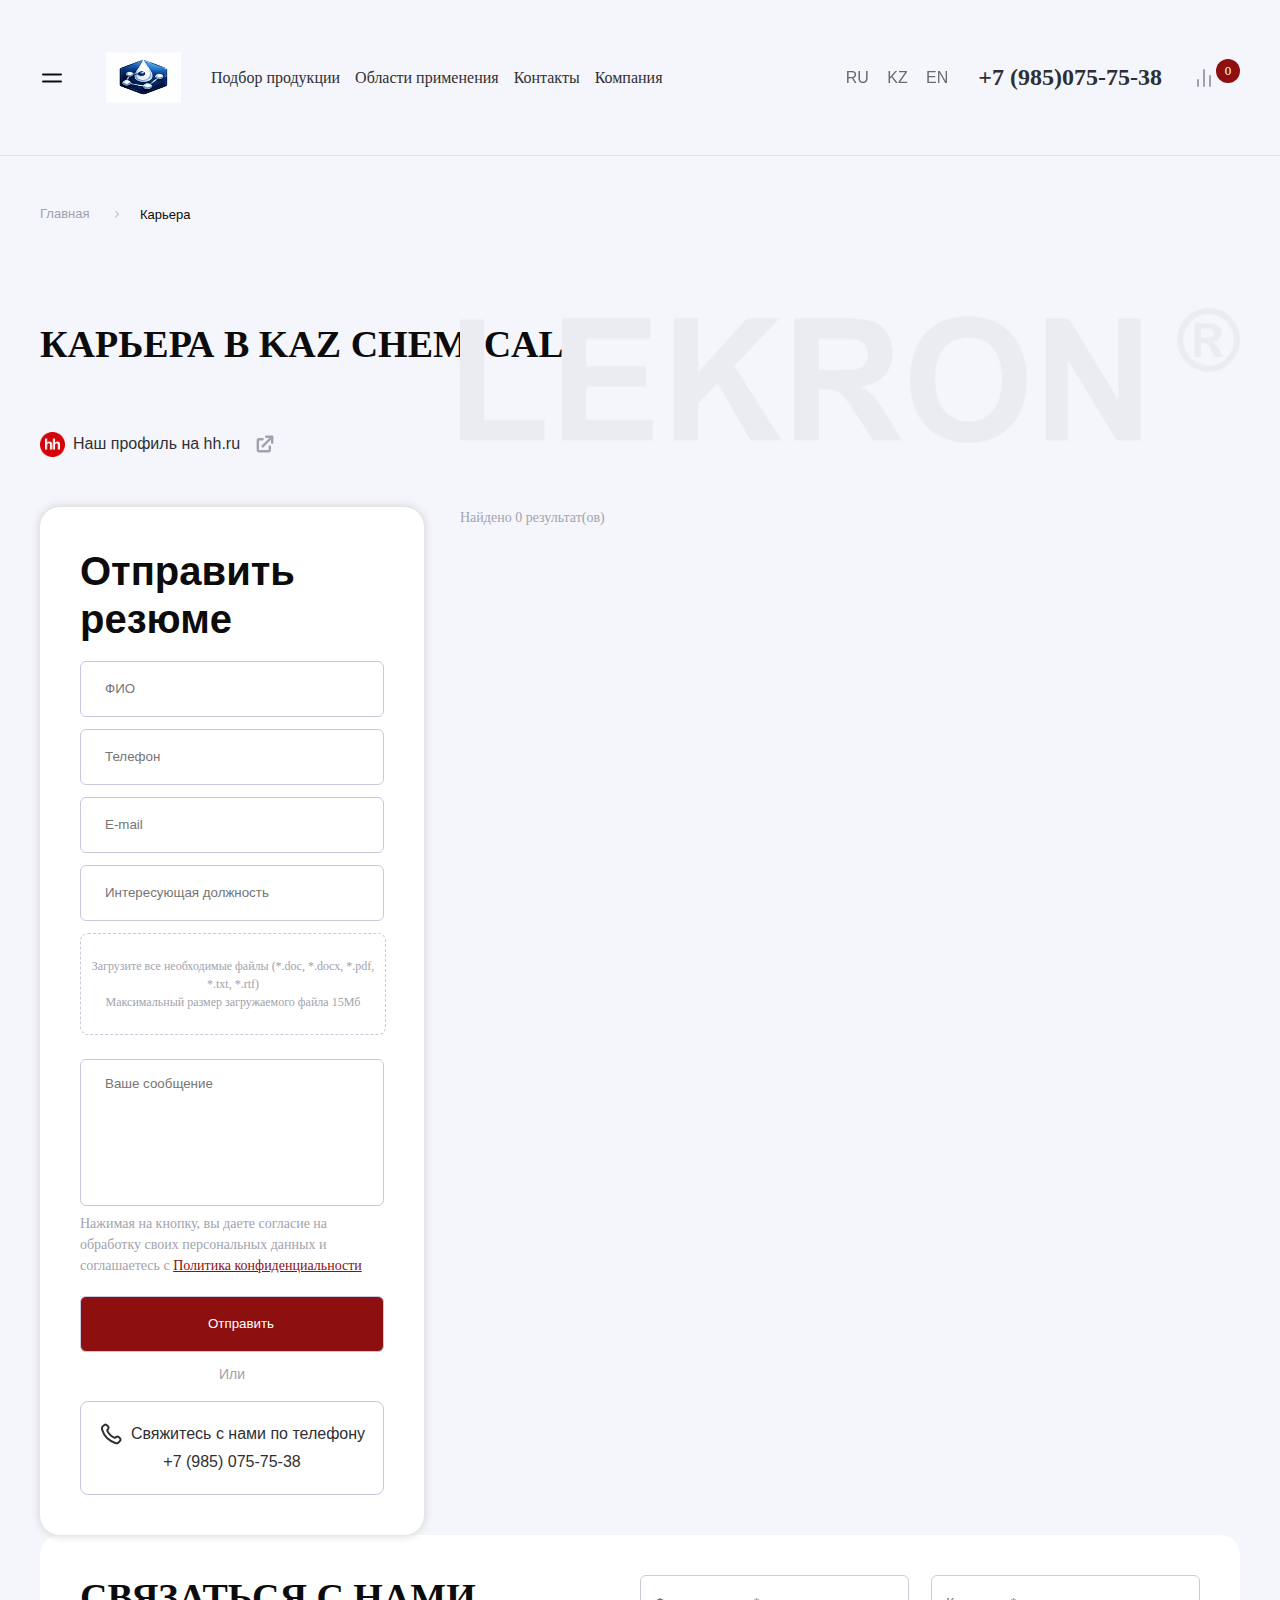
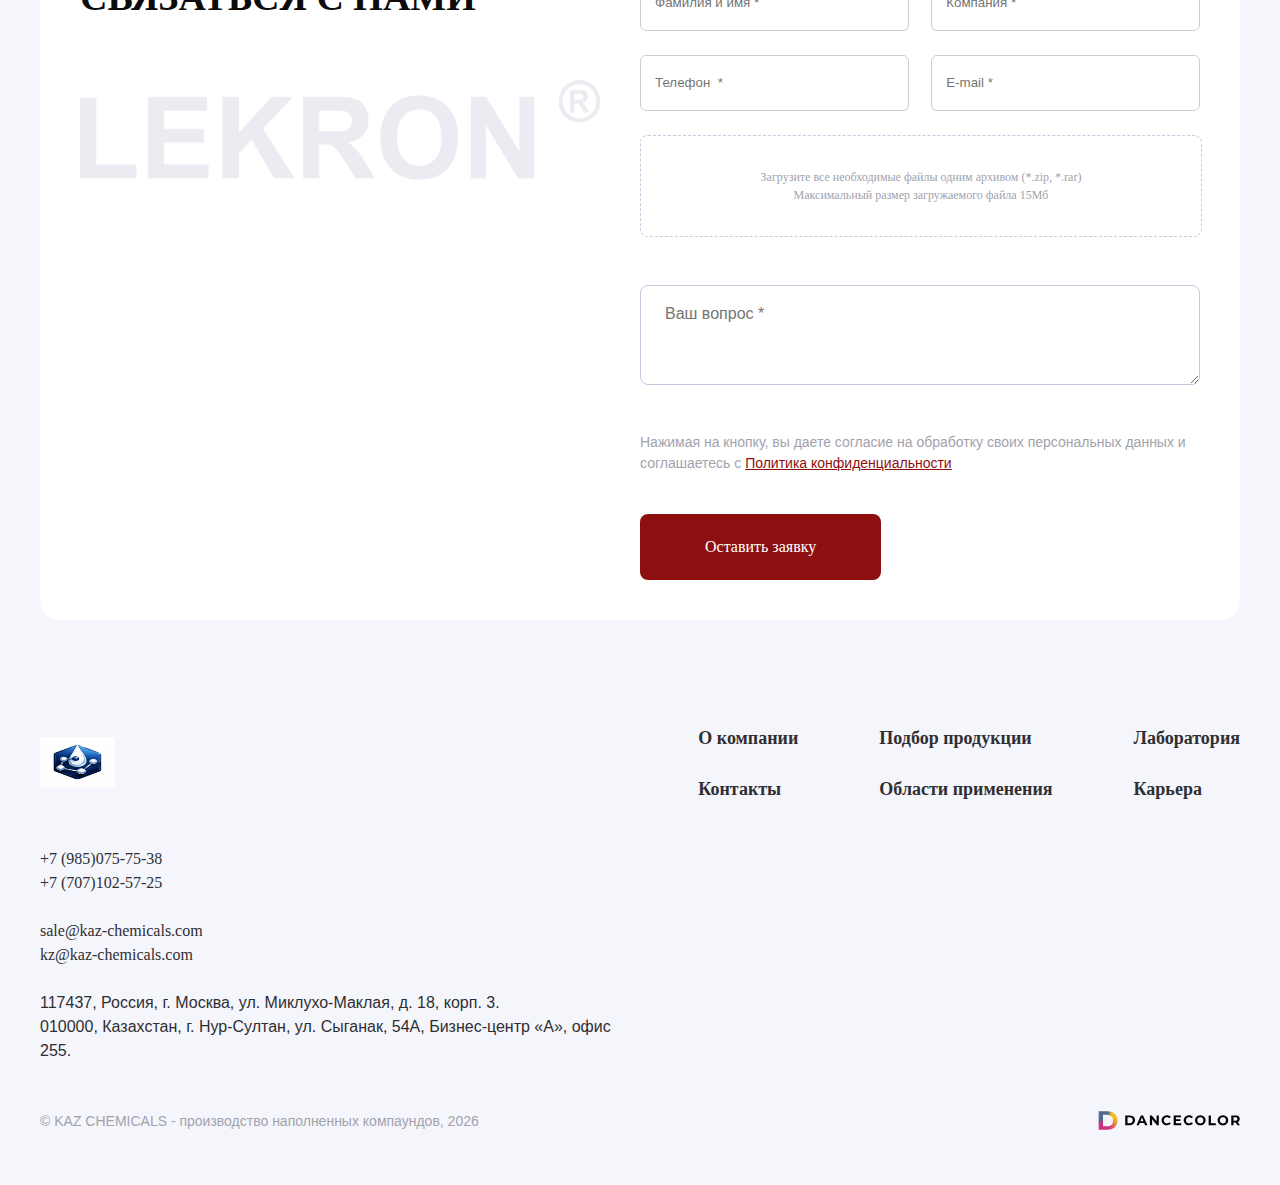
<file: carier/index.htm>
﻿<!DOCTYPE html>
<html>

<head>
	<title>Работа в ООО «ТехИнвест-М» | Вакансии производителя полимеров в Смоленске</title>
	<meta charset="utf-8">
	<meta name="format-detection" content="telephone=no">
	<meta name="viewport" content="width=device-width, initial-scale=1">

	<link rel="preconnect" href="https://fonts.googleapis.com">
	<link rel="preconnect" href="https://fonts.gstatic.com" crossorigin="">

	<link rel="preload" as="style" href="../css2?family=Manrope:wght@400;500;700;800&display=swap">
	<link rel="stylesheet" href="../css2?family=Manrope:wght@400;500;700;800&display=swap" media="print"
		onload="this.media='all'">
	<noscript>
		<link rel="stylesheet" href="../css2?family=Manrope:wght@400;500;700;800&display=swap">
	</noscript>

	<link media="all" rel="stylesheet" href="../local/media/js/slick/slick/slick.css">
	<link media="all" rel="stylesheet" href="../local/media/js/swiper/swiper.min.css">

	<link media="all" rel="stylesheet" href="../local/media/css/main-5.css?v=105953">
	<link media="all" rel="stylesheet" href="../local/media/css/hover-5.css?v=105953">
	<link media="all" rel="stylesheet" href="../local/media/css/media-5.css?v=105953">
	<link media="all" rel="stylesheet" href="../local/media/css/mobile-5.css?v=105953">
	<link media="all" rel="stylesheet" href="../local/media/css/custom-5.css?v=105953">

	<script src="../local/media/js/jquery-2.2.4.min.js"></script>
	<script src="../local/media/mask/jquery.mask.js"></script>
	<script src="../local/media/js/swiper/swiper.min.js"></script>
	<script src="../local/media/js/slick/slick/slick.js"></script>
	<script src="../local/media/js/main-5.js?v=105953"></script>
	<script src="../local/media/js/filter-5.js?v=105953"></script>
	<script src="../local/media/js/custom-5.js?v=105953"></script>

	<meta http-equiv="Content-Type" content="text/html; charset=UTF-8"> <script src="../lang.js"></script>
	<meta name="robots" content="index, follow">
	<meta name="description"
		content="Присоединяйтесь к команде бренда KAZ CHEMICALS. Актуальные вакансии в Смоленске, карьерный рост, стабильная работа на современном производстве. Ждем Ваше резюме!">
	<link
		href="../bitrix/cache/css/s1/lekron/page_e53903aa4cda8550442b7cb21c0f344d/page_e53903aa4cda8550442b7cb21c0f344d_v1.css?17302425192997"
		type="text/css" rel="stylesheet">
	<link
		href="../bitrix/cache/css/s1/lekron/template_a3b316b20ab2e6a8f8adc781a94cbbbf/template_a3b316b20ab2e6a8f8adc781a94cbbbf_v1.css?17302381541568"
		type="text/css" data-template-style="true" rel="stylesheet">
	<script>if (!window.BX) window.BX = {}; if (!window.BX.message) window.BX.message = function (mess) { if (typeof mess === 'object') { for (let i in mess) { BX.message[i] = mess[i]; } return true; } };</script>
	<script>(window.BX || top.BX).message({ 'JS_CORE_LOADING': 'Загрузка...', 'JS_CORE_NO_DATA': '- Нет данных -', 'JS_CORE_WINDOW_CLOSE': 'Закрыть', 'JS_CORE_WINDOW_EXPAND': 'Развернуть', 'JS_CORE_WINDOW_NARROW': 'Свернуть в окно', 'JS_CORE_WINDOW_SAVE': 'Сохранить', 'JS_CORE_WINDOW_CANCEL': 'Отменить', 'JS_CORE_WINDOW_CONTINUE': 'Продолжить', 'JS_CORE_H': 'ч', 'JS_CORE_M': 'м', 'JS_CORE_S': 'с', 'JSADM_AI_HIDE_EXTRA': 'Скрыть лишние', 'JSADM_AI_ALL_NOTIF': 'Показать все', 'JSADM_AUTH_REQ': 'Требуется авторизация!', 'JS_CORE_WINDOW_AUTH': 'Войти', 'JS_CORE_IMAGE_FULL': 'Полный размер' });</script>

	<script src="../bitrix/js/main/core/core.min.js?1705870993223197"></script>

	<script>BX.Runtime.registerExtension({ 'name': 'main.core', 'namespace': 'BX', 'loaded': true });</script>
	<script>BX.setJSList(['/bitrix/js/main/core/core_ajax.js', '/bitrix/js/main/core/core_promise.js', '/bitrix/js/main/polyfill/promise/js/promise.js', '/bitrix/js/main/loadext/loadext.js', '/bitrix/js/main/loadext/extension.js', '/bitrix/js/main/polyfill/promise/js/promise.js', '/bitrix/js/main/polyfill/find/js/find.js', '/bitrix/js/main/polyfill/includes/js/includes.js', '/bitrix/js/main/polyfill/matches/js/matches.js', '/bitrix/js/ui/polyfill/closest/js/closest.js', '/bitrix/js/main/polyfill/fill/main.polyfill.fill.js', '/bitrix/js/main/polyfill/find/js/find.js', '/bitrix/js/main/polyfill/matches/js/matches.js', '/bitrix/js/main/polyfill/core/dist/polyfill.bundle.js', '/bitrix/js/main/core/core.js', '/bitrix/js/main/polyfill/intersectionobserver/js/intersectionobserver.js', '/bitrix/js/main/lazyload/dist/lazyload.bundle.js', '/bitrix/js/main/polyfill/core/dist/polyfill.bundle.js', '/bitrix/js/main/parambag/dist/parambag.bundle.js']);
	</script>
	<script>(window.BX || top.BX).message({ 'LANGUAGE_ID': 'ru', 'FORMAT_DATE': 'DD.MM.YYYY', 'FORMAT_DATETIME': 'DD.MM.YYYY HH:MI:SS', 'COOKIE_PREFIX': 'BITRIX_SM', 'SERVER_TZ_OFFSET': '10800', 'UTF_MODE': 'Y', 'SITE_ID': 's1', 'SITE_DIR': '/', 'USER_ID': '', 'SERVER_TIME': '1768636793', 'USER_TZ_OFFSET': '0', 'USER_TZ_AUTO': 'Y', 'bitrix_sessid': '8c00c2c7475a8b9fafd0f528d7a1e3dd' });</script>


	<script>BX.setCSSList(['/local/templates/lekron/components/bitrix/system.pagenavigation/round/style.css', '/local/templates/lekron/components/bitrix/news.list/carierblock/style.css', '/local/templates/lekron/components/bitrix/breadcrumb/main/style.css', '/local/templates/lekron/template_styles.css']);</script>



	<!-- Yandex.Metrika counter -->
	<script type="text/javascript">
		(function (m, e, t, r, i, k, a) {
			m[i] = m[i] || function () { (m[i].a = m[i].a || []).push(arguments) };
			m[i].l = 1 * new Date();
			for (var j = 0; j < document.scripts.length; j++) { if (document.scripts[j].src === r) { return; } }
			k = e.createElement(t), a = e.getElementsByTagName(t)[0], k.async = 1, k.src = r, a.parentNode.insertBefore(k, a)
		})(window, document, 'script', 'https://mc.yandex.ru/metrika/tag.js?id=105725260', 'ym');

		ym(105725260, 'init', { ssr: true, webvisor: true, clickmap: true, ecommerce: "dataLayer", accurateTrackBounce: true, trackLinks: true });
	</script>
	<noscript>
		<div><img src="../watch/105725260" style="position:absolute; left:-9999px;" alt=""></div>
	</noscript>
	<!-- /Yandex.Metrika counter -->

	<meta name="google-site-verification" content="zNSdUf4Gi2zDm0HtCSVPiIQaGbBD6Kxp2RhgJvzYZmg">


</head>

<body class="">
	<div id="panel"></div>

	<div class="overpage computer ru carier  ">


		<div class="overpopmenu">
			<header>
				<div class="container">

					<div class="headsblocks">
						<div class="headsblocks_l">

							<div class="headsblocks_lnavi">

								<div class="navibl">
									<div class="navibl1"></div>
								</div>


							</div>
							<div class="headsblocks_llogo"><a href="../index.htm"><img class="logob"
										src="../local/media/img/logo.svg"><img class="logow"
										src="../local/media/img/logowhite.svg"></a></div>
							<div class="headsblocks_navs">
								<nav>

									<ul>
										<li>
											<div class="menu_cat"><a href="../product/index.htm">Подбор продукции</a>









											</div>
										</li>
										<li>
											<div class="menu_cat"><a href="../experience/index.htm">Области
													применения</a>



												<div class="subcats">
													<a href="../experience/akriloviye-dispersii/index.htm">Акриловые
														дисперсии для ЛКМ</a>
													<a href="../experience/cellyulozniye/index.htm">Целлюлозные эфиры
														(HPMC)</a>
													<a href="../experience/specializirovanniye/index.htm">Специализированные
														добавки</a>
												</div>






											</div>
										</li>
										<li>
											<div class="menu_cat"><a href="../contacts/index.htm">Контакты</a>









											</div>
										</li>
										<li>
											<div class="menu_cat"><a href="../about/index.htm">Компания</a>

												<div class="subcats">
													<a href="../about/index.htm">О нас</a>
													<a href="index.htm">Карьера</a>
													<a href="../laboratory/index.htm">Лаборатория</a>
												</div>








											</div>
										</li>
									</ul>
								</nav>
							</div>


						</div>
						<div class="headsblocks_r">

							<div class="headsblocks_lang">
								<div class="headsblocks_langin">
									 <a href="#" onclick="setLanguage('ru')" data-i18n="header.lang.ru">RU</a>
                    <a href="#" onclick="setLanguage('kz')" data-i18n="header.lang.kz">KZ</a>
                    <a href="#" onclick="setLanguage('en')" data-i18n="header.lang.en">EN</a>
								</div>
							</div>
							<div class="headsblocks_phone">
								<a class="header__phone" href="tel:+74812606060">+7 (985)075-75-38</a>
							</div>

							<div class="headsblocks_compare">
								<a class="mainb_compare" href="../product/compare/index.htm">
									<span class="incombtm1">
										<svg xmlns="http://www.w3.org/2000/svg" width="24" height="24"
											viewbox="0 0 24 24" fill="none">
											<path d="M18 20V10M12 20V4M6 20V14" stroke="#A2A2AE" stroke-width="2"
												stroke-linecap="round" stroke-linejoin="round"></path>
										</svg>
									</span>
									<span class="incombtm2">В сравнение</span>
									<span class="incombtm3">0</span>
								</a>
							</div>


						</div>

					</div>

				</div>
			</header>

			<div class="menuheads">
				<div class="container">
					<div class="headoblast">
						<div class="headoblast_l">


							<div class="headoblast_l1">


								<div class="menuheadme">
									<div class="menuheadme_1 menustyle">
										<ul>
											<li><a class="menu_list_btn has-children"
													href="../experience/index.htm">Области применения</a>
												<div class="smals_links">
													<a href="../experience/akriloviye-dispersii/index.htm">Материалы для
														кабельно-проводниковой продукции</a>
													<a href="../experience/cellyulozniye/index.htm">Материалы для литья
														под давлением</a>
													<a href="../experience/specializirovanniye/index.htm">Модификаторы
														для дорожной разметки</a>
												</div>
											</li>
										</ul>
									</div>
									<div class="menuheadme_1 menustyle">
										<ul>
											<li><a href="../about/index.htm" class="menu_list_btn">О компании</a>
											</li>
										</ul>
										<ul>
											<li>
												<a class="menu_list_btn" href="../laboratory/index.htm">Лаборатория</a>
											</li>
										</ul>
									</div>
									<div class="menuheadme_1 menustyle">
										<ul>
											<li>
												<a class="menu_list_btn" href="index.htm">Карьера</a>
											</li>
										</ul>
										<ul>
											<li>
												<a class="menu_list_btn" href="../contacts/index.htm">Контакты</a>
											</li>
										</ul>
									</div>

								</div>


							</div>
							<a href="../product/index.htm" class="bnr_doppordin">
								<span class="redstoarr"></span>
								<span class="arrg"></span>
								<div class="doppordin_wrapper">
									<div class="rtis">
										<div class="rtis_l">

											<div class="bnr_doppord_title">Подбор продукции</div>
											<div class="bnr_doppord_desc">Полимерные композиции, известные под торговой
												маркой KAZ CHEMICALS</div>

										</div>
										<div class="rtis_r">

											<div style="background-image:url('../local/media/img/menu_cabel.png');"
												class="bnr_doppord_bg"></div>
											<div style="background-image:url('../local/media/img/menu_cabel_red.png');"
												class="bnr_doppord_bg2"></div>

										</div>
									</div>

									<div class="bnr_doppord_foot">
										<div class="bnr_doppord_foot_l">
											<div class="whiteblockmain31">80+</div>
										</div>
									</div>
								</div>
							</a>
						</div>
						<div class="headoblast_r">


							<div class="headoblast_r1"><a class="popup1__phone" href="tel:+74812311994">+7 (4812)
									60-60-60</a> <a class="popup2__phone" href="tel:+74812311969">
									<! --+7 (4812) 311-969 -->
								</a></div>

							<div class="headoblast_r2"><a class="popup__email"
									href="mailto:sale@kaz-chemicals.com">sale@kaz-chemicals.com</a></div>

							<div class="headoblast_r3">
								117437, Россия, г. Москва, ул. Миклухо-Маклая, д. 18, корп. 3. <br>010000, Казахстан, г.
								Нур-Султан, ул. Сыганак, 54А, Бизнес-центр «А», офис 255.
							</div>




						</div>
					</div>
				</div>
				<div class="headoblast_bg"></div>
			</div>
		</div>

		<div class="container">

			<link href="../bitrix/css/main/font-awesome.css?170392762528777" rel="stylesheet">
			<div class="bx-breadcrumb" itemscope="" itemtype="http://schema.org/BreadcrumbList">
				<div class="bx-breadcrumb-item" id="bx_breadcrumb_0" itemprop="itemListElement" itemscope=""
					itemtype="http://schema.org/ListItem">

					<a href="../index.htm" title="Главная" itemprop="item">
						<span itemprop="name">Главная</span>
					</a>
					<meta itemprop="position" content="1">
				</div>
				<div class="bx-breadcrumb-item">
					<i class="fa fa-angle-right"></i>
					<span>Карьера</span>
				</div>
				<div style="clear:both"></div>
			</div>
			<div class="titlesbe">
				<h1>Карьера в KAZ CHEMICALS</h1>
			</div>


		</div>




		<main>
			<div class="container">
				<div class="carrierblock">
					<a href="https://hh.ru/employer/12538488" target="_blank" class="hh_href"><img
							src="../local/media/img/HeadHunter_logo.png"><span>Наш профиль на hh.ru</span></a>
					<div class="carrierblock_bg"></div>
					<div class="carrierblockin">
						<div class="carrierblock_l">


							<div class="bgpop_formin">



								<form class="jsformix" method="post" action="/local/api/form3.php">
									<div class="formtitle">Отправить резюме</div>


									<input type="text" name="sname" placeholder="ФИО" value="">

									<input type="text" name="fio" placeholder="ФИО">

									<input required="" type="text" name="phone" placeholder="Телефон"
										class="phone_mask">
									<input type="email" required="" name="email" placeholder="E-mail"
										class="email_mask">
									<input type="text" name="dolsn" placeholder="Интересующая должность">
									<label for="carrier-file-upload" class="carrier-file-upload">
										Загрузите все необходимые файлы (*.doc, *.docx, *.pdf, *.txt,
										*.rtf)<br>Максимальный размер загружаемого файла 15Мб
									</label>
									<input data-name="respuplfile-name" data-output="output" name="carrier_file_33"
										style="display:none;" id="carrier-file-upload" type="file"
										accept=".doc, .docx, .pdf, .txt, .rtf"
										onchange="loadCarrierFile(event,$(this).data('name'),$(this).data('output'),'oi-fsdata')">
									<script>
										$(document).ready(function () {
											$('#carrier-file-upload').change(function () {
												if (this.files[0].size > 15 * 1025 * 1024) {
													this.value = "";
													$file = $('label.carrier-file-upload').html();
													$('label.carrier-file-upload').html($file + '<b>Размер файла не должен превышать 15MB</b>');
												} else {
													$file = $('label.carrier-file-upload').html();
													$('label.carrier-file-upload').html('<span>' + $file + '</span><i>' + Math.round((this.files[0].size / 1024 / 1024) * 100) / 100 + "MiB" + '</i><img src="/local/templates/lekron/images/paperclip.svg">');
												}
											})
										})
									</script>

									<textarea name="totext" placeholder="Ваше сообщение"></textarea>


									<div class="pretext_form">
										Нажимая на кнопку, вы даете согласие на обработку своих персональных данных и
										соглашаетесь с <a href="../privacy/index.htm">Политика конфиденциальности</a>
									</div>

									<input class="jsblockord  btnreds" type="submit" value="Отправить">

									<div class="carior">Или</div>

									<a class="milixi" href="tel:+79850757538 ">
										<div class="cariorblock">
											<div class="cariorblockin">

												<div class="cariorblock1">
													<span>
														<svg xmlns="http://www.w3.org/2000/svg" width="24" height="24"
															viewbox="0 0 24 24" fill="none">
															<path
																d="M8.38028 8.85335C9.07627 10.303 10.0251 11.6616 11.2266 12.8632C12.4282 14.0648 13.7869 15.0136 15.2365 15.7096C15.3612 15.7694 15.4235 15.7994 15.5024 15.8224C15.7828 15.9041 16.127 15.8454 16.3644 15.6754C16.4313 15.6275 16.4884 15.5704 16.6027 15.4561C16.9523 15.1064 17.1271 14.9316 17.3029 14.8174C17.9658 14.3864 18.8204 14.3864 19.4833 14.8174C19.6591 14.9316 19.8339 15.1064 20.1835 15.4561L20.3783 15.6509C20.9098 16.1824 21.1755 16.4481 21.3198 16.7335C21.6069 17.301 21.6069 17.9713 21.3198 18.5389C21.1755 18.8242 20.9098 19.09 20.3783 19.6214L20.2207 19.779C19.6911 20.3087 19.4263 20.5735 19.0662 20.7757C18.6667 21.0001 18.0462 21.1615 17.588 21.1601C17.1751 21.1589 16.8928 21.0788 16.3284 20.9186C13.295 20.0576 10.4326 18.4332 8.04466 16.0452C5.65668 13.6572 4.03221 10.7948 3.17124 7.76144C3.01103 7.19699 2.93092 6.91477 2.9297 6.50182C2.92833 6.0436 3.08969 5.42311 3.31411 5.0236C3.51636 4.66357 3.78117 4.39876 4.3108 3.86913L4.46843 3.7115C4.99987 3.18006 5.2656 2.91433 5.55098 2.76999C6.11854 2.48292 6.7888 2.48292 7.35636 2.76999C7.64174 2.91433 7.90747 3.18006 8.43891 3.7115L8.63378 3.90637C8.98338 4.25597 9.15819 4.43078 9.27247 4.60655C9.70347 5.26945 9.70347 6.12403 9.27247 6.78692C9.15819 6.96269 8.98338 7.1375 8.63378 7.4871C8.51947 7.60142 8.46231 7.65857 8.41447 7.72538C8.24446 7.96281 8.18576 8.30707 8.26748 8.58743C8.29048 8.66632 8.32041 8.72866 8.38028 8.85335Z"
																stroke="#2F2F33" stroke-width="2" stroke-linecap="round"
																stroke-linejoin="round"></path>
														</svg>
													</span>
													Свяжитесь с нами по телефону
												</div>
												<div class="cariorblock2">+7 (985) 075-75-38 </div>


											</div>
										</div>
									</a>


								</form>


							</div>


						</div>
						<div class="carrierblock_r">

							<div id="pagination-container">
								<div class="cariitm">
									<div class="foundslist">В данный момент открытых вакансий нет.</div>

									<div class="cariitmin">
										
									</div>
									<br>
								</div>
							</div>

						</div>
					</div>
				</div>

			</div>
		</main>


		<div class="container formspages">
			<script>if (window.location.hash != '' && window.location.hash != '#') top.BX.ajax.history.checkRedirectStart('bxajaxid', '74cb8f0703038fea338788869094e482')</script>
			<div id="comp_74cb8f0703038fea338788869094e482">
				<div class="footersformsnote"></div>





				<form name="SIMPLE_FORM_3" action="/carier/" method="POST" enctype="multipart/form-data"><input
						type="hidden" name="bxajaxid" id="bxajaxid_74cb8f0703038fea338788869094e482_8BACKi"
						value="74cb8f0703038fea338788869094e482"><input type="hidden" name="AJAX_CALL" value="Y">
					<script type="text/javascript">
						function _processform_8BACKi() {
							if (BX('bxajaxid_74cb8f0703038fea338788869094e482_8BACKi')) {
								var obForm = BX('bxajaxid_74cb8f0703038fea338788869094e482_8BACKi').form;
								BX.bind(obForm, 'submit', function () { BX.ajax.submitComponentForm(this, 'comp_74cb8f0703038fea338788869094e482', true) });
							}
							BX.removeCustomEvent('onAjaxSuccess', _processform_8BACKi);
						}
						if (BX('bxajaxid_74cb8f0703038fea338788869094e482_8BACKi'))
							_processform_8BACKi();
						else
							BX.addCustomEvent('onAjaxSuccess', _processform_8BACKi);
					</script><input type="hidden" name="sessid" id="sessid" value="8c00c2c7475a8b9fafd0f528d7a1e3dd"><input type="hidden"
						name="WEB_FORM_ID" value="3">

					<div class="footersforms">
						<div class="footersformsin">

							<div class="footersforms_l">
								<div class="footersforms_title">
									<div class="dopstitle">Связаться с нами</div>
								</div>
								<div class="footersforms_label"><img src="../local/media/img/watermark.png"></div>

							</div>
							<div class="footersforms_r">










								<div class="formsthorow">
									<div class="formsone"><input required="" placeholder="Фамилия и имя *" type="text"
											maxlength="100" name="form_text_29" value=""></div>
									<div class="formsone"><input required="" placeholder="Компания *" type="text"
											maxlength="100" name="form_text_30" value=""></div>
								</div>


								<div class="formsthorow">
									<div class="formsone"><input required="" placeholder="Телефон  *" type="tel"
											class="phone_mask" maxlength="14" name="form_text_31" value=""></div>
									<div class="formsone"><input required="" placeholder="E-mail *" type="email"
											class="email_mask" name="form_text_32" maxlength="100" value=""></div>
								</div>



								<label for="file-upload" class="custom-file-upload">
									Загрузите все необходимые файлы одним архивом (*.zip, *.rar)<br>Максимальный размер
									загружаемого файла 15Мб
								</label>

								<input data-name="respuplfile-name" data-output="output" name="form_file_33"
									style="display:none;" id="file-upload" type="file" accept=".zip, .rar"
									onchange="loadFile(event,$(this).data('name'),$(this).data('output'),'oi-fsdata')">
								<script>
									$(document).ready(function () {
										$('#file-upload').change(function () {
											if (this.files[0].size > 15 * 1025 * 1024) {
												this.value = "";
												$file = $('label.custom-file-upload').html();
												$('label.custom-file-upload').html($file + '<b>Размер файла не должен превышать 15MB</b>');
											} else {
												$file = $('label.custom-file-upload').html();
												$('label.custom-file-upload').html('<span>' + $file + '</span><i>' + Math.round((this.files[0].size / 1024 / 1024) * 100) / 100 + "MiB" + '</i><img src="/local/templates/lekron/images/paperclip.svg">');
											}
										})
									})
								</script>


								<input type="text" class="input-236" name="form_text_0004" value=""
									placeholder="Введите ваше имя">


								<textarea required="" name="form_textarea_34" placeholder="Ваш вопрос *"
									maxlength="1000" class="formsarea"></textarea>

								<div class="agreetexts">
									Нажимая на кнопку, вы даете согласие на обработку своих персональных данных и
									соглашаетесь с <a href="../privacy/index.htm">Политика конфиденциальности</a>
								</div>

								<input class="mesends" type="submit" name="web_form_apply" value="Оставить заявку">



							</div>


						</div>
					</div>

				</form>
			</div>
			<script>if (top.BX.ajax.history.bHashCollision) top.BX.ajax.history.checkRedirectFinish('bxajaxid', '74cb8f0703038fea338788869094e482');</script>
			<script>top.BX.ready(BX.defer(function () { window.AJAX_PAGE_STATE = new top.BX.ajax.component('comp_74cb8f0703038fea338788869094e482'); top.BX.ajax.history.init(window.AJAX_PAGE_STATE); }))</script>
		</div>

		<footer>
			<div class="container">


				<div class="foots1">
					<div class="foots11">

						<a href="../index.htm" class="footsort1"><img src="../local/media/img/logo.svg"></a>
						<div class="footsort2">
							<a class="footer__phone" href="tel:+74812606060">+7 (985)075-75-38</a><a
								class="footer__phone" href="tel:+77071025725">+7 (707)102-57-25</a>
						</div>
						<div class="footsort3"><a class="footer__email"
								href="mailto:sale@kaz-chemicals.com">sale@kaz-chemicals.com</a><a class="footer__email"
								href="mailto:kz@kaz-chemicals.com">kz@kaz-chemicals.com</a></div>
						<div class="footsort4">
							117437, Россия, г. Москва, ул. Миклухо-Маклая, д. 18, корп. 3. <br>010000, Казахстан, г.
							Нур-Султан, ул. Сыганак, 54А, Бизнес-центр «А», офис 255.
						</div>


					</div>
					<div class="foots12">
						<a href="../index.htm" class="footsort1"><img src="../local/media/img/logo.png"></a>

						<div class="footmenus">

							<ul>
								<li>
									<div class="menu_cat"><a href="../about/index.htm">О компании</a>


									</div>
								</li>
								<li>
									<div class="menu_cat"><a href="../contacts/index.htm">Контакты</a>


									</div>
								</li>
							</ul>
						</div>
						<div class="footmenus">

							<ul>
								<li>
									<div class="menu_cat"><a href="../product/index.htm">Подбор продукции</a>


									</div>
								</li>
								<li>
									<div class="menu_cat"><a href="../experience/index.htm">Области применения</a>


									</div>
								</li>
							</ul>
						</div>
						<div class="footmenus">

							<ul>
								<li>
									<div class="menu_cat"><a href="../laboratory/index.htm">Лаборатория</a>


									</div>
								</li>
								<li>
									<div class="menu_cat"><a href="index.htm">Карьера</a>


									</div>
								</li>
							</ul>
						</div>


					</div>
				</div>

				<div class="foots2">
					<div class="foots21">
						© KAZ CHEMICALS - производство наполненных компаундов, 2026
					</div>
					<div class="foots22"><a href="https://dancecolor.ru/" target="_blank"><img
								src="../local/media/img/logodancecolor.svg"></a></div>
				</div>


			</div>
		</footer>


	</div>


	<div id="goodforms" class="bgpop_form">
		<div class="bgpop_formin">

			<div data-close="goodforms" class="vxbeclose"></div>

			<form class="jsformix" method="post" action="/local/api/form1.php">
				<div class="formtitle">Оставьте заявку</div>
				<div class="form_desc jsgoodname"></div>

				<input type="text" name="goodforms_sname" placeholder="ФИО" value="">

				<input id="goodforms_fio" type="text" name="fio" maxlength="100" placeholder="Фамилия и имя">
				<input id="goodforms_company" type="text" name="company" maxlength="100" placeholder="Компания">
				<input id="goodforms_phone" required="" type="text" name="phone" maxlength="16" placeholder="Телефон"
					class="phone_mask">
				<input id="goodforms_email" type="email" name="email" maxlength="50" placeholder="E-mail"
					class="email_mask">
				<input type="hidden" name="good" value="">

				<div class="pretext_form">
					Нажимая на кнопку, вы даете согласие на обработку своих персональных данных и соглашаетесь с <a
						href="../privacy/index.htm">Политика конфиденциальности</a>
				</div>

				<input class="jsblockord  onereds" type="submit" value="">


			</form>


		</div>

	</div>






	<div id="goodforms2" class="bgpop_form">
		<div class="bgpop_formin centrix">

			<div class="formtitle">Заявка успешно отправлена</div>
			<div class="form_desc">Наш менеджер свяжется с вами в ближайшее время</div>

			<div data-close="goodforms2" class="vxbeclose2 ">Закрыть</div>
		</div>
	</div>




	<div class="bgpop"></div>

	<a class="selection-button" href="../product/index.htm">
		<img src="../local/media/img/selection-icon.svg" alt="Подбор продукции" title="Подбор продукции">
	</a>

	<div class="totop js-totop">
		<!-- <span class="arrg"></span> -->
		<img src="../local/media/img/totop-icon.svg" alt="Наверх" title="Наверх">
	</div>

</body>

</html>
</file>
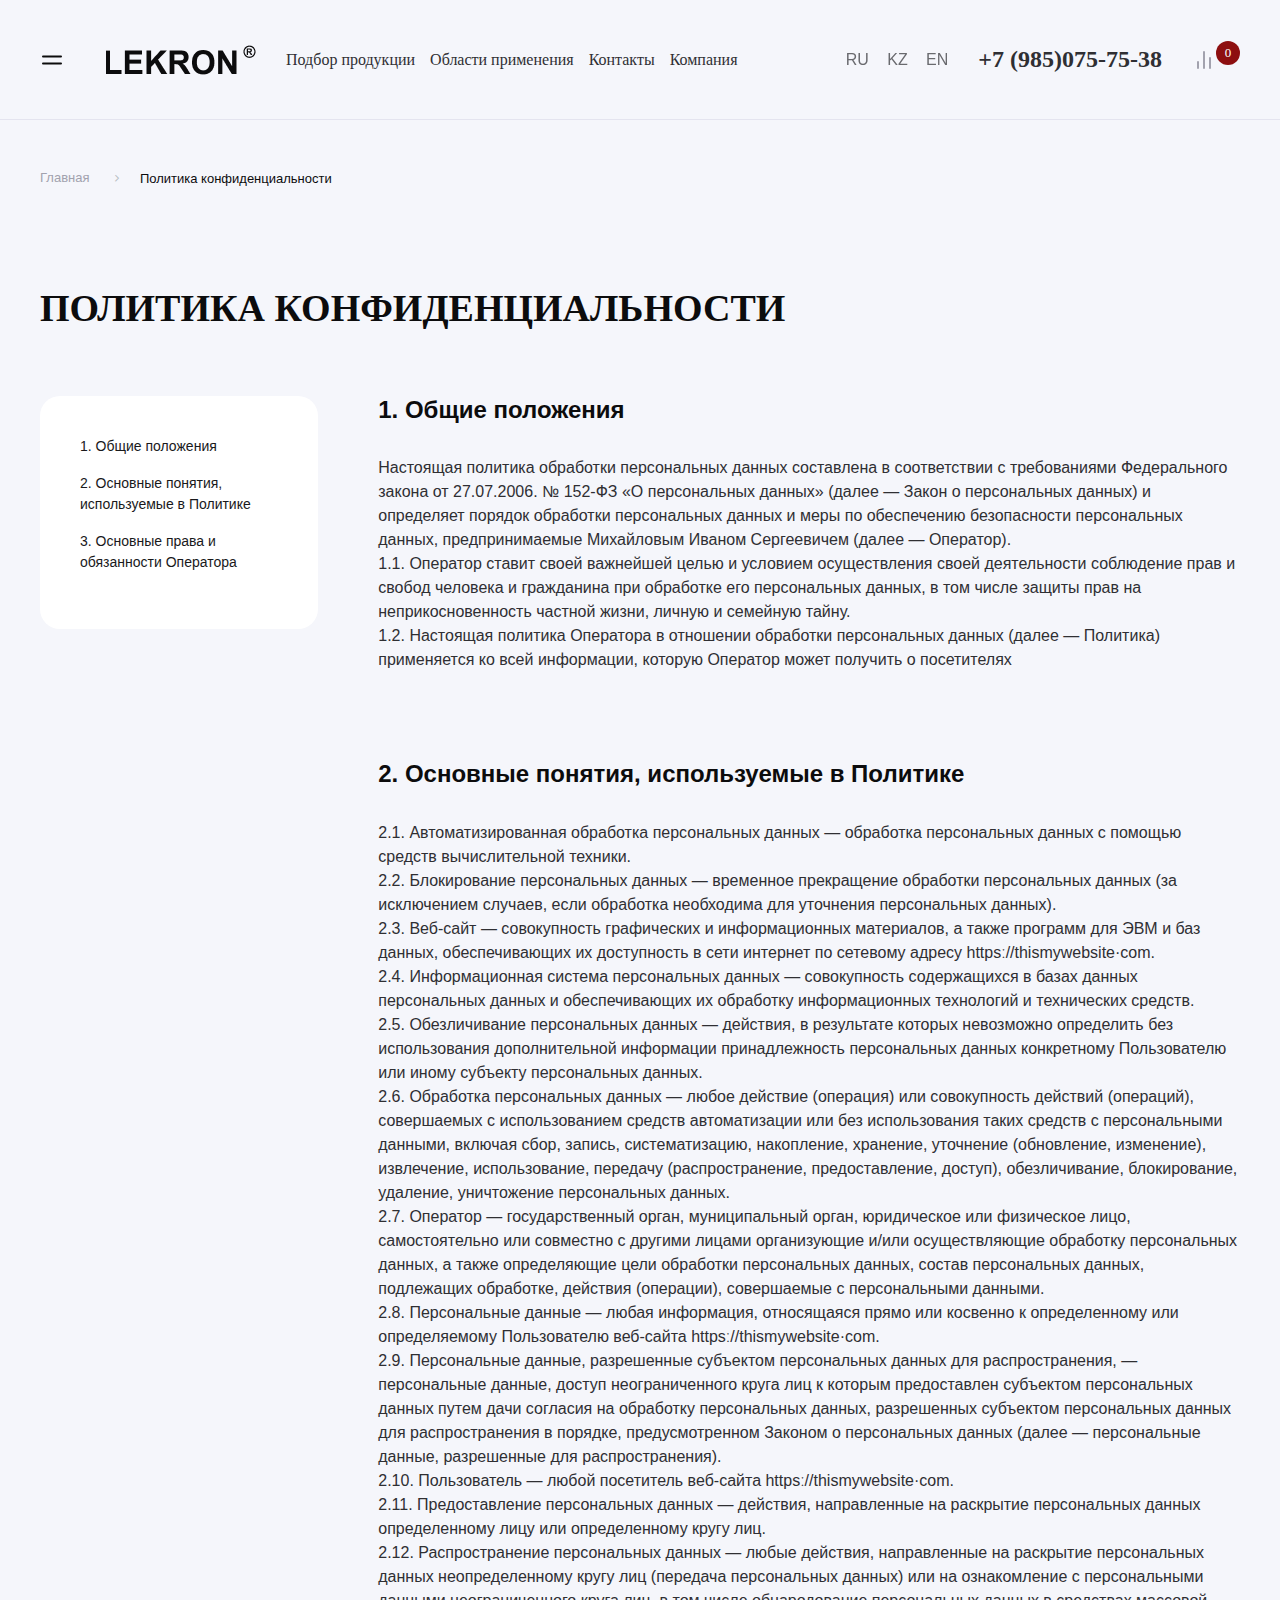
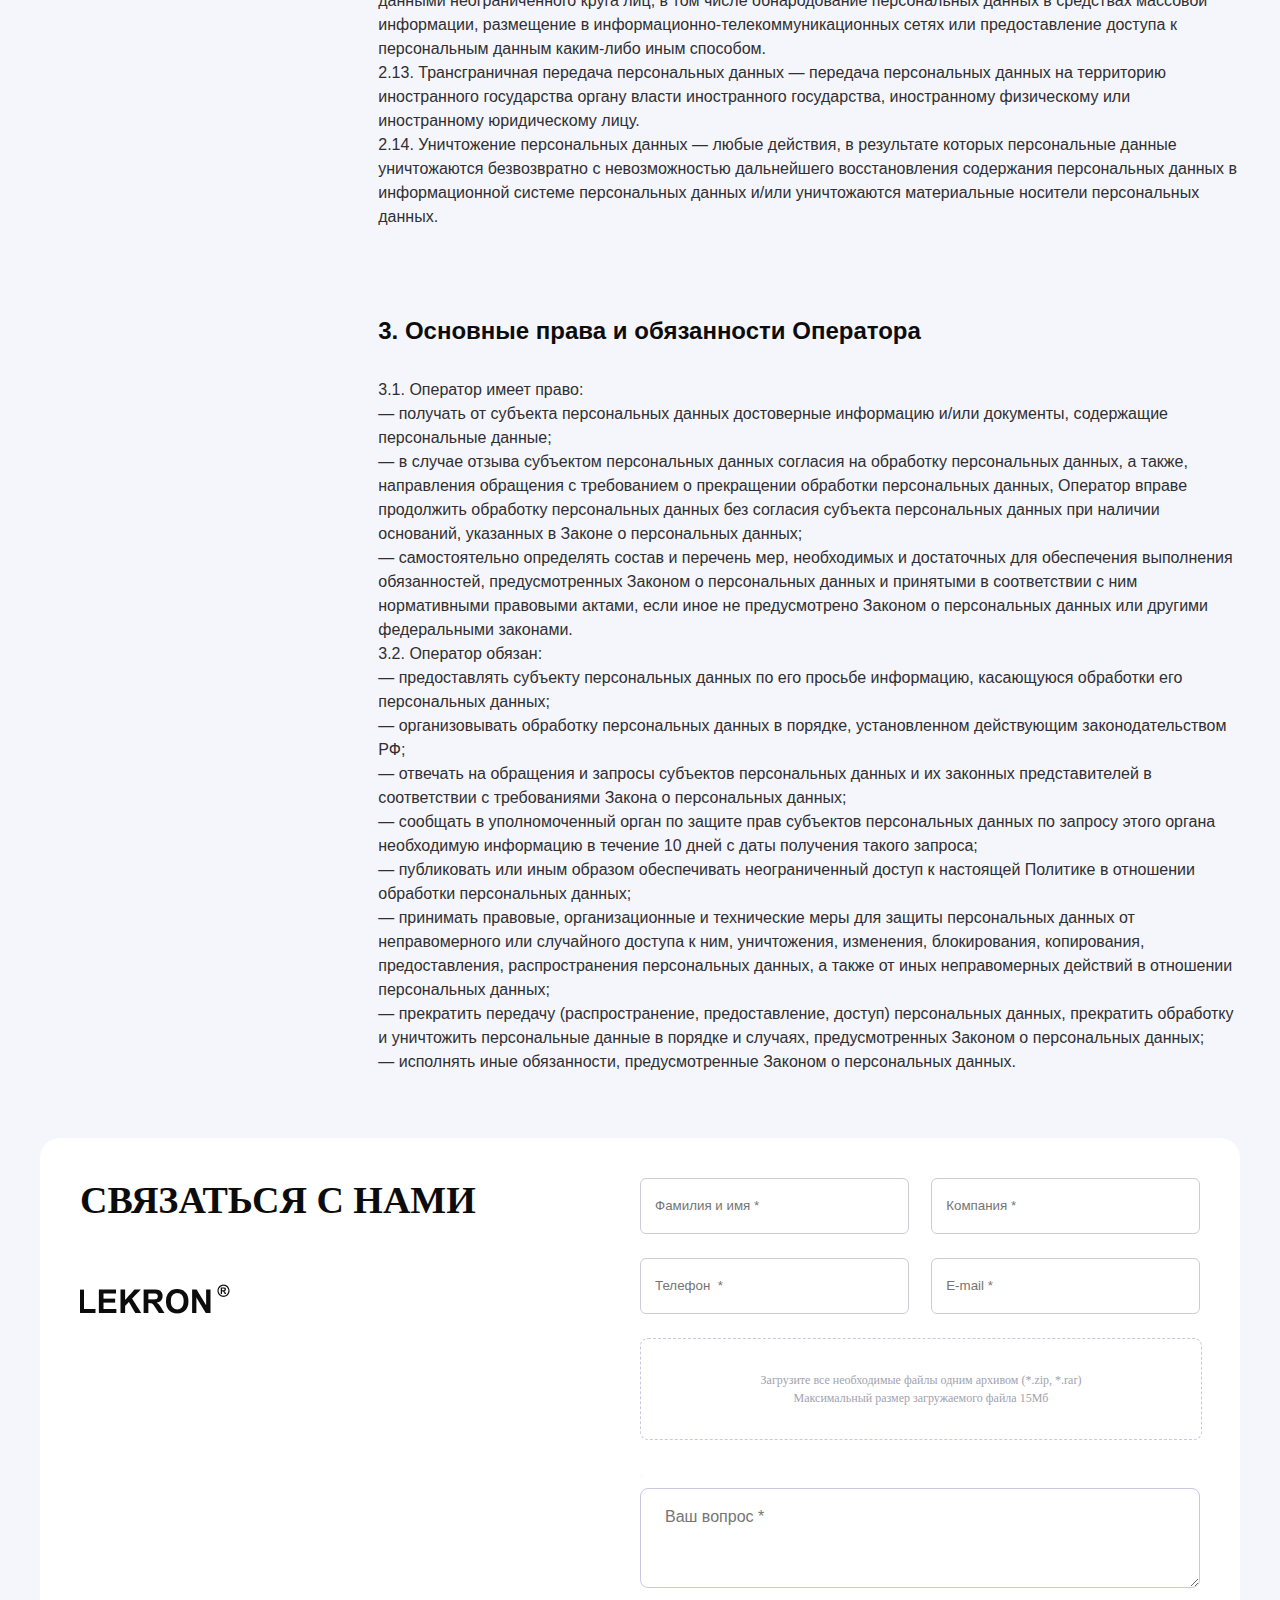
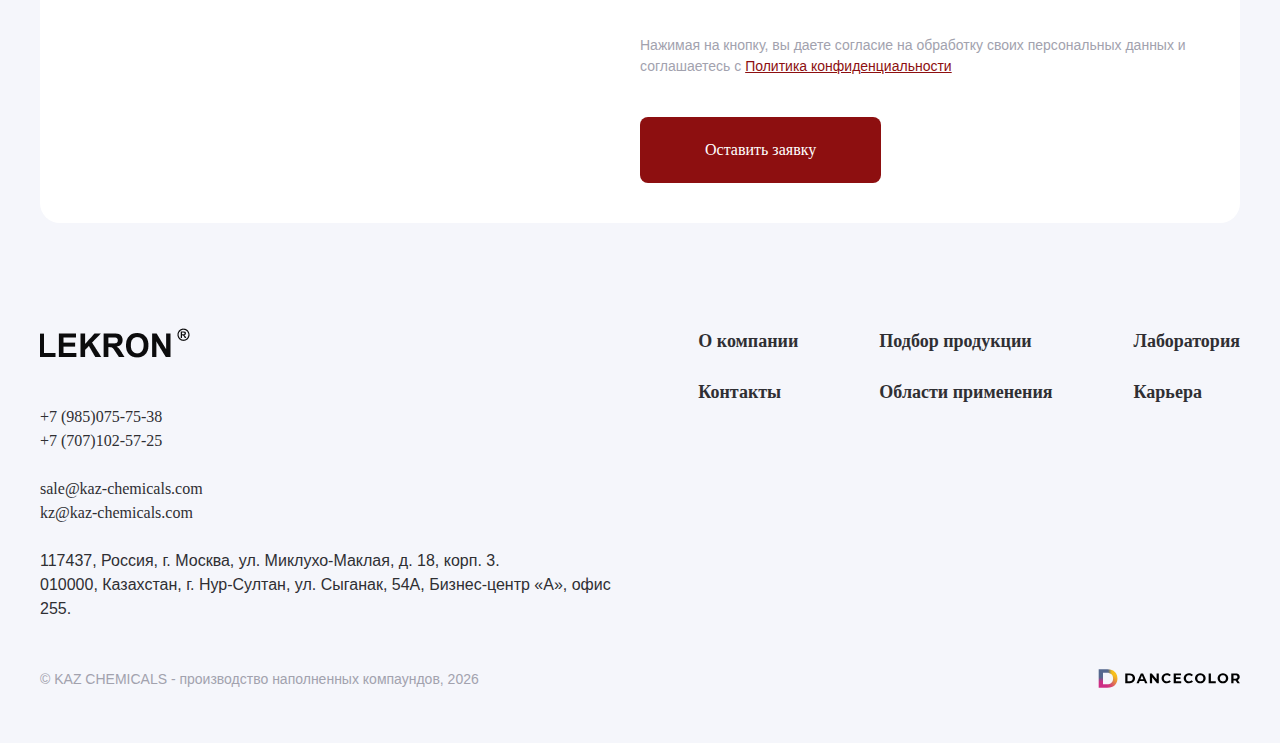
<file: privacy/index.htm>
﻿<!DOCTYPE html>
<html>
<base href="/chemichals/">

<head>
    <title>Политика конфиденциальности ООО «ТехИнвест-М»</title>
  <meta charset="utf-8">
  <meta name="format-detection" content="telephone=no">
  <meta name="viewport" content="width=device-width, initial-scale=1">

  <link rel="preconnect" href="https://fonts.googleapis.com">
  <link rel="preconnect" href="https://fonts.gstatic.com" crossorigin="">

  <link rel="preload" as="style" href="../css2?family=Manrope:wght@400;500;700;800&display=swap">
  <link rel="stylesheet" href="../css2?family=Manrope:wght@400;500;700;800&display=swap" media="print" onload="this.media='all'">
  <noscript>
    <link rel="stylesheet" href="../css2?family=Manrope:wght@400;500;700;800&display=swap">
  </noscript>

  <link media="all" rel="stylesheet" href="../local/media/js/slick/slick/slick.css">
  <link media="all" rel="stylesheet" href="../local/media/js/swiper/swiper.min.css">

  <link media="all" rel="stylesheet" href="../local/media/css/main-11.css?v=105959">
  <link media="all" rel="stylesheet" href="../local/media/css/hover-11.css?v=105959">
  <link media="all" rel="stylesheet" href="../local/media/css/media-11.css?v=105959">
  <link media="all" rel="stylesheet" href="../local/media/css/mobile-11.css?v=105959">
  <link media="all" rel="stylesheet" href="../local/media/css/custom-11.css?v=105959">

  <script src="../local/media/js/jquery-2.2.4.min.js"></script>
  <script src="../local/media/mask/jquery.mask.js"></script>
  <script src="../local/media/js/swiper/swiper.min.js"></script>
  <script src="../local/media/js/slick/slick/slick.js"></script>
  <script src="../local/media/js/main-11.js?v=105959"></script>
  <script src="../local/media/js/filter-11.js?v=105959"></script>
  <script src="../local/media/js/custom-11.js?v=105959"></script>

  <meta http-equiv="Content-Type" content="text/html; charset=UTF-8"> <script src="../lang.js"></script>
<meta name="robots" content="index, follow">
<meta name="description" content="Политика конфиденциальности производителя полимерных композитов «ТехИнвест-М» .Общие положения политики обработки и защиты персональных данных пользователей сайта.">
<link href="../bitrix/cache/css/s1/lekron/template_a3b316b20ab2e6a8f8adc781a94cbbbf/template_a3b316b20ab2e6a8f8adc781a94cbbbf_v1.css?17302381541568" type="text/css" data-template-style="true" rel="stylesheet">
<script>if(!window.BX)window.BX={};if(!window.BX.message)window.BX.message=function(mess){if(typeof mess==='object'){for(let i in mess) {BX.message[i]=mess[i];} return true;}};</script>
<script>(window.BX||top.BX).message({'JS_CORE_LOADING':'Загрузка...','JS_CORE_NO_DATA':'- Нет данных -','JS_CORE_WINDOW_CLOSE':'Закрыть','JS_CORE_WINDOW_EXPAND':'Развернуть','JS_CORE_WINDOW_NARROW':'Свернуть в окно','JS_CORE_WINDOW_SAVE':'Сохранить','JS_CORE_WINDOW_CANCEL':'Отменить','JS_CORE_WINDOW_CONTINUE':'Продолжить','JS_CORE_H':'ч','JS_CORE_M':'м','JS_CORE_S':'с','JSADM_AI_HIDE_EXTRA':'Скрыть лишние','JSADM_AI_ALL_NOTIF':'Показать все','JSADM_AUTH_REQ':'Требуется авторизация!','JS_CORE_WINDOW_AUTH':'Войти','JS_CORE_IMAGE_FULL':'Полный размер'});</script>

<script src="../bitrix/js/main/core/core.min.js?1705870993223197"></script>

<script>BX.Runtime.registerExtension({'name':'main.core','namespace':'BX','loaded':true});</script>
<script>BX.setJSList(['/bitrix/js/main/core/core_ajax.js','/bitrix/js/main/core/core_promise.js','/bitrix/js/main/polyfill/promise/js/promise.js','/bitrix/js/main/loadext/loadext.js','/bitrix/js/main/loadext/extension.js','/bitrix/js/main/polyfill/promise/js/promise.js','/bitrix/js/main/polyfill/find/js/find.js','/bitrix/js/main/polyfill/includes/js/includes.js','/bitrix/js/main/polyfill/matches/js/matches.js','/bitrix/js/ui/polyfill/closest/js/closest.js','/bitrix/js/main/polyfill/fill/main.polyfill.fill.js','/bitrix/js/main/polyfill/find/js/find.js','/bitrix/js/main/polyfill/matches/js/matches.js','/bitrix/js/main/polyfill/core/dist/polyfill.bundle.js','/bitrix/js/main/core/core.js','/bitrix/js/main/polyfill/intersectionobserver/js/intersectionobserver.js','/bitrix/js/main/lazyload/dist/lazyload.bundle.js','/bitrix/js/main/polyfill/core/dist/polyfill.bundle.js','/bitrix/js/main/parambag/dist/parambag.bundle.js']);
</script>
<script>(window.BX||top.BX).message({'LANGUAGE_ID':'ru','FORMAT_DATE':'DD.MM.YYYY','FORMAT_DATETIME':'DD.MM.YYYY HH:MI:SS','COOKIE_PREFIX':'BITRIX_SM','SERVER_TZ_OFFSET':'10800','UTF_MODE':'Y','SITE_ID':'s1','SITE_DIR':'/','USER_ID':'','SERVER_TIME':'1768636799','USER_TZ_OFFSET':'0','USER_TZ_AUTO':'Y','bitrix_sessid':'8c00c2c7475a8b9fafd0f528d7a1e3dd'});</script>


<script>BX.setCSSList(['/local/templates/lekron/components/bitrix/breadcrumb/main/style.css','/local/templates/lekron/template_styles.css']);</script>



<!-- Yandex.Metrika counter -->
<script type="text/javascript">
    (function(m,e,t,r,i,k,a){
        m[i]=m[i]||function(){(m[i].a=m[i].a||[]).push(arguments)};
        m[i].l=1*new Date();
        for (var j = 0; j < document.scripts.length; j++) {if (document.scripts[j].src === r) { return; }}
        k=e.createElement(t),a=e.getElementsByTagName(t)[0],k.async=1,k.src=r,a.parentNode.insertBefore(k,a)
    })(window, document,'script','https://mc.yandex.ru/metrika/tag.js?id=105725260', 'ym');

    ym(105725260, 'init', {ssr:true, webvisor:true, clickmap:true, ecommerce:"dataLayer", accurateTrackBounce:true, trackLinks:true});
</script>
<noscript><div><img src="../watch/105725260" style="position:absolute; left:-9999px;" alt=""></div></noscript>
<!-- /Yandex.Metrika counter -->

<meta name="google-site-verification" content="zNSdUf4Gi2zDm0HtCSVPiIQaGbBD6Kxp2RhgJvzYZmg">


</head>

<body class="">
  <div id="panel"></div>

  <div class="overpage computer ru privacy  ">

    
      <div class="overpopmenu">
        <header>
<div class="container">

<div class="headsblocks">
<div class="headsblocks_l">

<div class="headsblocks_lnavi">

<div class="navibl">
<div class="navibl1"></div>
</div>


</div>
<div class="headsblocks_llogo"><a href="../index.htm"><img class="logob" src="../local/media/img/logo.png"><img class="logow" src="../local/media/img/logo.png"></a></div>
<div class="headsblocks_navs">
<nav>

<ul>
		<li>
		<div class="menu_cat"><a href="../product/index.htm">Подбор продукции</a>
			
						
						
									
			
			
			
			
			
		</div>
	</li>
		<li>
		<div class="menu_cat"><a href="../experience/index.htm">Области применения</a>
			
						
						
							<div class="subcats">
					<a href="../experience/akriloviye-dispersii/index.htm">Акриловые дисперсии для ЛКМ</a>
					<a href="../experience/cellyulozniye/index.htm">Целлюлозные эфиры (HPMC)</a>
					<a href="../experience/specializirovanniye/index.htm">Специализированные добавки</a>
				</div>
									
			
			
			
			
			
		</div>
	</li>
		<li>
		<div class="menu_cat"><a href="../contacts/index.htm">Контакты</a>
			
						
						
									
			
			
			
			
			
		</div>
	</li>
		<li>
		<div class="menu_cat"><a href="../about/index.htm">Компания</a>
			
							<div class="subcats">
					<a href="../about/index.htm">О нас</a>
					<a href="../carier/index.htm">Карьера</a>
					<a href="../laboratory/index.htm">Лаборатория</a>
				</div>
						
						
									
			
			
			
			
			
		</div>
	</li>
	</ul>
</nav>
</div>


</div>
<div class="headsblocks_r">

<div class="headsblocks_lang">
<div class="headsblocks_langin">
 <a href="#" onclick="setLanguage('ru')" data-i18n="header.lang.ru">RU</a>
                    <a href="#" onclick="setLanguage('kz')" data-i18n="header.lang.kz">KZ</a>
                    <a href="#" onclick="setLanguage('en')" data-i18n="header.lang.en">EN</a>
</div>
</div>
<div class="headsblocks_phone">
<a class="header__phone" href="tel:+74812606060">+7 (985)075-75-38</a>
</div>

<div class="headsblocks_compare">
<a class="mainb_compare" href="../product/compare/index.htm">
<span class="incombtm1">
<svg xmlns="http://www.w3.org/2000/svg" width="24" height="24" viewbox="0 0 24 24" fill="none">
<path d="M18 20V10M12 20V4M6 20V14" stroke="#A2A2AE" stroke-width="2" stroke-linecap="round" stroke-linejoin="round"></path>
</svg>
</span>
<span class="incombtm2">В сравнение</span>
<span class="incombtm3">0</span>
</a>
</div>


</div>

</div>

</div>
</header>

        <div class="menuheads">
<div class="container">
<div class="headoblast">
<div class="headoblast_l">


<div class="headoblast_l1">


<div class="menuheadme">
<div class="menuheadme_1 menustyle">
<ul>
<li><a class="menu_list_btn has-children" href="../experience/index.htm">Области применения</a>
<div class="smals_links">
<a href="../experience/akriloviye-dispersii/index.htm">Материалы для кабельно-проводниковой продукции</a>
<a href="../experience/cellyulozniye/index.htm">Материалы для литья под давлением</a>
<a href="../experience/specializirovanniye/index.htm">Модификаторы для дорожной разметки</a>
</div>
</li>
</ul>
</div>
<div class="menuheadme_1 menustyle">
<ul>
<li><a href="../about/index.htm" class="menu_list_btn">О компании</a>
</li>
</ul>
<ul>
<li>
<a class="menu_list_btn" href="../laboratory/index.htm">Лаборатория</a>
</li>
</ul>
</div>
<div class="menuheadme_1 menustyle">
<ul>
<li>
<a class="menu_list_btn" href="../carier/index.htm">Карьера</a>
</li>
</ul>
<ul>
<li>
<a class="menu_list_btn" href="../contacts/index.htm">Контакты</a>
</li>
</ul>
</div>

</div>


</div>
      <a href="../product/index.htm" class="bnr_doppordin">
        <span class="redstoarr"></span>
        <span class="arrg"></span>
        <div class="doppordin_wrapper">
          <div class="rtis">
            <div class="rtis_l">

              <div class="bnr_doppord_title">Подбор продукции</div>
              <div class="bnr_doppord_desc">Полимерные композиции, известные под торговой маркой KAZ CHEMICALS</div>

            </div>
            <div class="rtis_r">

              <div style="background-image:url('../local/media/img/menu_cabel.png');" class="bnr_doppord_bg"></div>
              <div style="background-image:url('../local/media/img/menu_cabel_red.png');" class="bnr_doppord_bg2"></div>

            </div>
          </div>

          <div class="bnr_doppord_foot">
            <div class="bnr_doppord_foot_l">
              <div class="whiteblockmain31">80+</div>
            </div>
          </div>
        </div>
      </a>
</div>
<div class="headoblast_r">


<div class="headoblast_r1"><a class="popup1__phone" href="tel:+74812311994">+7 (4812) 60-60-60</a> <a class="popup2__phone" href="tel:+74812311969"><! --+7 (4812) 311-969 --></a></div>

<div class="headoblast_r2"><a class="popup__email" href="mailto:sale@kaz-chemicals.com">sale@kaz-chemicals.com</a></div>

<div class="headoblast_r3">
117437, Россия, г. Москва, ул. Миклухо-Маклая, д. 18, корп. 3. <br>010000, Казахстан, г. Нур-Султан, ул. Сыганак, 54А, Бизнес-центр «А», офис 255. 
</div>




</div>
</div>
</div>
<div class="headoblast_bg"></div>
</div>      </div>

              <div class="container">

          <link href="../bitrix/css/main/font-awesome.css?170392762528777" rel="stylesheet">
<div class="bx-breadcrumb" itemscope="" itemtype="http://schema.org/BreadcrumbList">
			<div class="bx-breadcrumb-item" id="bx_breadcrumb_0" itemprop="itemListElement" itemscope="" itemtype="http://schema.org/ListItem">
				
				<a href="../index.htm" title="Главная" itemprop="item">
					<span itemprop="name">Главная</span>
				</a>
				<meta itemprop="position" content="1">
			</div>
			<div class="bx-breadcrumb-item">
				<i class="fa fa-angle-right"></i>
				<span>Политика конфиденциальности</span>
			</div><div style="clear:both"></div></div>
                      <div class="titlesbe">
              <h1>Политика конфиденциальности</h1>
            </div>
          
          
        </div>
      

      
    
    <main>
      <div class="container">	  

<script src="../bootstrap/3.4.1/js/bootstrap.min.js"></script>

<script>

 $(document).ready(function () {
  
  $("a.anchor").click(function () {
    var link = $(this).attr("href").split('#');
    var hash = '';
    if(link.length > 1)
      hash = link[1];
    $("html, body").animate({
      scrollTop: $('#'+hash).offset().top + "px"
    }, {
      duration: 500,
      easing: "swing"
    });
    return false;
  });

  $(window).scroll(function() {
    var app = $(this);
    $( "section.scrolling" ).each(function(i, element) {
      var el = $( element );
      var id = el.attr('id');
      var section = $('#' + id);
      var scroll = app.scrollTop();
      var offTop = section.offset().top;
      var current = offTop - scroll;
      if(current < 100){
        $("section.scrolling").removeClass('active');
        $(this).addClass('active');
      }
    });

    $('.info-side-nav a').each(function() {
      var link = $(this).attr('href').split('#');
      var hash = '';
      if(link.length > 1)
        hash = link[1];
      var sec = $("section.scrolling.active").attr('id');

      if(hash === sec){
        var menuLi = $('.info-side-nav a');
        menuLi.removeClass('current');
        $(this).addClass('current');
        var menuOffset = $('.info-side-nav a.current').offset().top - menuLi.offset().top;
        var menuHeight = $('.info-side-nav').height();
        var toTop = menuHeight*0.5;
        var topSpacer = menuOffset-toTop+100;
        $('.left-nav li .nav li.current').parent('.left-nav li .nav').attr('data-top',menuOffset);
        $('.left-nav li .nav').scrollTop(topSpacer);
      }
    });
  });
});


$(window).load(function() {



 
var target = window.location.hash;

if(target.length >1) {

$(".headnav a").removeClass("active");
$(".headnav a").each(function(){
if($(this).attr("href") ==target) { $(this).addClass("active");   }
});

 $('html, body').animate({scrollTop: $(target).offset().top-60}, 2000);
 } 

 if($(window).scrollTop() ==0) {
 $(".headnav li:first").children().addClass("active");
}


});


$(document).ready(function(){

  $(window).on('scroll', function () {
    if ($(window).scrollTop() > $(".listingblocks_l").offset().top + 20 && $(window).scrollTop() < $(".footersforms").offset().top - 310) {
      if(!$('.navstotextsouts').hasClass('affix')) {
        $('.navstotextsouts').addClass('affix');
      }
    } else {
      $('.navstotextsouts').removeClass('affix');
    }
  })

});


</script>

<div class="listingblocks">
<div class="listingblocks_l">

<div class="navstotextsouts">

<div class="navstotexts info-side-nav">
<a data-id="1" class="anchor js-stepblosk " href="#septs1">1. Общие положения</a>
<a data-id="2" class="anchor js-stepblosk " href="#septs2">2. Основные понятия, используемые в Политике</a>
<a data-id="3" class="anchor js-stepblosk " href="#septs3">3. Основные права и обязанности Оператора</a>
</div>
</div>


</div>
<div class="listingblocks_r">

<div class="navstotexts_rig">


<section class="scrolling " id="septs1">

<div id="block1" class="rigtexts">
<div class="rigtexts_title">1. Общие положения</div>

Настоящая политика обработки персональных данных составлена в соответствии с требованиями Федерального закона от 27.07.2006. № 152-ФЗ «О персональных данных» (далее — Закон о персональных данных) и определяет порядок обработки персональных данных и меры по обеспечению безопасности персональных данных, предпринимаемые Михайловым Иваном Сергеевичем (далее — Оператор).<br>
 1.1. Оператор ставит своей важнейшей целью и условием осуществления своей деятельности соблюдение прав и свобод человека и гражданина при обработке его персональных данных, в том числе защиты прав на неприкосновенность частной жизни, личную и семейную тайну.<br>
 1.2. Настоящая политика Оператора в отношении обработки персональных данных (далее — Политика) применяется ко всей информации, которую Оператор может получить о посетителях<br>
 <br>

</div>
</section>


<section class="scrolling " id="septs2">

<div id="block2" class="rigtexts">
<div class="rigtexts_title">2. Основные понятия, используемые в Политике</div>

 2.1. Автоматизированная обработка персональных данных — обработка персональных данных с помощью средств вычислительной техники.<br>
 2.2. Блокирование персональных данных — временное прекращение обработки персональных данных (за исключением случаев, если обработка необходима для уточнения персональных данных).<br>
 2.3. Веб-сайт — совокупность графических и информационных материалов, а также программ для ЭВМ и баз данных, обеспечивающих их доступность в сети интернет по сетевому адресу httpsː//thismywebsite·com.<br>
 2.4. Информационная система персональных данных — совокупность содержащихся в базах данных персональных данных и обеспечивающих их обработку информационных технологий и технических средств.<br>
 2.5. Обезличивание персональных данных — действия, в результате которых невозможно определить без использования дополнительной информации принадлежность персональных данных конкретному Пользователю или иному субъекту персональных данных.<br>
 2.6. Обработка персональных данных — любое действие (операция) или совокупность действий (операций), совершаемых с использованием средств автоматизации или без использования таких средств с персональными данными, включая сбор, запись, систематизацию, накопление, хранение, уточнение (обновление, изменение), извлечение, использование, передачу (распространение, предоставление, доступ), обезличивание, блокирование, удаление, уничтожение персональных данных.<br>
 2.7. Оператор — государственный орган, муниципальный орган, юридическое или физическое лицо, самостоятельно или совместно с другими лицами организующие и/или осуществляющие обработку персональных данных, а также определяющие цели обработки персональных данных, состав персональных данных, подлежащих обработке, действия (операции), совершаемые с персональными данными.<br>
 2.8. Персональные данные — любая информация, относящаяся прямо или косвенно к определенному или определяемому Пользователю веб-сайта httpsː//thismywebsite·com.<br>
 2.9. Персональные данные, разрешенные субъектом персональных данных для распространения, — персональные данные, доступ неограниченного круга лиц к которым предоставлен субъектом персональных данных путем дачи согласия на обработку персональных данных, разрешенных субъектом персональных данных для распространения в порядке, предусмотренном Законом о персональных данных (далее — персональные данные, разрешенные для распространения).<br>
 2.10. Пользователь — любой посетитель веб-сайта httpsː//thismywebsite·com.<br>
 2.11. Предоставление персональных данных — действия, направленные на раскрытие персональных данных определенному лицу или определенному кругу лиц.<br>
 2.12. Распространение персональных данных — любые действия, направленные на раскрытие персональных данных неопределенному кругу лиц (передача персональных данных) или на ознакомление с персональными данными неограниченного круга лиц, в том числе обнародование персональных данных в средствах массовой информации, размещение в информационно-телекоммуникационных сетях или предоставление доступа к персональным данным каким-либо иным способом.<br>
 2.13. Трансграничная передача персональных данных — передача персональных данных на территорию иностранного государства органу власти иностранного государства, иностранному физическому или иностранному юридическому лицу.<br>
 2.14. Уничтожение персональных данных — любые действия, в результате которых персональные данные уничтожаются безвозвратно с невозможностью дальнейшего восстановления содержания персональных данных в информационной системе персональных данных и/или уничтожаются материальные носители персональных данных.<br>
 <br>

</div>
</section>



<section class="scrolling " id="septs3">
<div id="block3" class="rigtexts">
<div class="rigtexts_title">3. Основные права и обязанности Оператора</div>

 3.1. Оператор имеет право:<br>
 — получать от субъекта персональных данных достоверные информацию и/или документы, содержащие персональные данные;<br>
 — в случае отзыва субъектом персональных данных согласия на обработку персональных данных, а также, направления обращения с требованием о прекращении обработки персональных данных, Оператор вправе продолжить обработку персональных данных без согласия субъекта персональных данных при наличии оснований, указанных в Законе о персональных данных;<br>
 — самостоятельно определять состав и перечень мер, необходимых и достаточных для обеспечения выполнения обязанностей, предусмотренных Законом о персональных данных и принятыми в соответствии с ним нормативными правовыми актами, если иное не предусмотрено Законом о персональных данных или другими федеральными законами.<br>
 3.2. Оператор обязан:<br>
 — предоставлять субъекту персональных данных по его просьбе информацию, касающуюся обработки его персональных данных;<br>
 — организовывать обработку персональных данных в порядке, установленном действующим законодательством РФ;<br>
 — отвечать на обращения и запросы субъектов персональных данных и их законных представителей в соответствии с требованиями Закона о персональных данных;<br>
 — сообщать в уполномоченный орган по защите прав субъектов персональных данных по запросу этого органа необходимую информацию в течение 10 дней с даты получения такого запроса;<br>
 — публиковать или иным образом обеспечивать неограниченный доступ к настоящей Политике в отношении обработки персональных данных;<br>
 — принимать правовые, организационные и технические меры для защиты персональных данных от неправомерного или случайного доступа к ним, уничтожения, изменения, блокирования, копирования, предоставления, распространения персональных данных, а также от иных неправомерных действий в отношении персональных данных;<br>
 — прекратить передачу (распространение, предоставление, доступ) персональных данных, прекратить обработку и уничтожить персональные данные в порядке и случаях, предусмотренных Законом о персональных данных;<br>
 — исполнять иные обязанности, предусмотренные Законом о персональных данных.<br>


</div>


</section>



</div>


</div>

</div>


 


</div></main>


<div class="container formspages">
	<script>if (window.location.hash != '' && window.location.hash != '#') top.BX.ajax.history.checkRedirectStart('bxajaxid', '74cb8f0703038fea338788869094e482')</script><div id="comp_74cb8f0703038fea338788869094e482"><div class="footersformsnote"></div>





<form name="SIMPLE_FORM_3" action="/privacy/" method="POST" enctype="multipart/form-data"><input type="hidden" name="bxajaxid" id="bxajaxid_74cb8f0703038fea338788869094e482_8BACKi" value="74cb8f0703038fea338788869094e482"><input type="hidden" name="AJAX_CALL" value="Y"><script type="text/javascript">
function _processform_8BACKi(){
	if (BX('bxajaxid_74cb8f0703038fea338788869094e482_8BACKi'))
	{
		var obForm = BX('bxajaxid_74cb8f0703038fea338788869094e482_8BACKi').form;
		BX.bind(obForm, 'submit', function() {BX.ajax.submitComponentForm(this, 'comp_74cb8f0703038fea338788869094e482', true)});
	}
	BX.removeCustomEvent('onAjaxSuccess', _processform_8BACKi);
}
if (BX('bxajaxid_74cb8f0703038fea338788869094e482_8BACKi'))
	_processform_8BACKi();
else
	BX.addCustomEvent('onAjaxSuccess', _processform_8BACKi);
</script><input type="hidden" name="sessid" id="sessid" value="8c00c2c7475a8b9fafd0f528d7a1e3dd"><input type="hidden" name="WEB_FORM_ID" value="3"> 

<div class="footersforms">
<div class="footersformsin">

<div class="footersforms_l">
<div class="footersforms_title"><div class="dopstitle">Связаться с нами</div></div>
<div class="footersforms_label"><img src="..//local/media/img/logo.png"></div>

</div>
<div class="footersforms_r">



			
			
			
			
			
			
	
<div class="formsthorow">
<div class="formsone"><input required="" placeholder="Фамилия и имя *" type="text" maxlength="100" name="form_text_29" value=""></div>
<div class="formsone"><input required="" placeholder="Компания *" type="text" maxlength="100" name="form_text_30" value=""></div>
</div>


<div class="formsthorow">
<div class="formsone"><input required="" placeholder="Телефон  *" type="tel" class="phone_mask" maxlength="14" name="form_text_31" value=""></div>
<div class="formsone"><input required="" placeholder="E-mail *" type="email" class="email_mask" name="form_text_32" maxlength="100" value=""></div>
</div>



<label for="file-upload" class="custom-file-upload">
Загрузите все необходимые файлы одним архивом (*.zip, *.rar)<br>Максимальный размер загружаемого файла 15Мб    
</label>

<input data-name="respuplfile-name" data-output="output" name="form_file_33" style="display:none;" id="file-upload" type="file" accept=".zip, .rar" onchange="loadFile(event,$(this).data('name'),$(this).data('output'),'oi-fsdata')">
<script>
$(document).ready(function() {
  $('#file-upload').change(function() {
	  if(this.files[0].size > 15*1025*1024){
       this.value = "";
		$file = $('label.custom-file-upload').html();
		$('label.custom-file-upload').html($file+'<b>Размер файла не должен превышать 15MB</b>');
    } else {
		$file = $('label.custom-file-upload').html();
		$('label.custom-file-upload').html('<span>'+$file+'</span><i>'+Math.round((this.files[0].size / 1024 / 1024)*100)/100 + "MiB"+'</i><img src="/local/templates/lekron/images/paperclip.svg">');
	}
  })
})
</script>

 
<input type="text" class="input-236" name="form_text_0004" value="" placeholder="Введите ваше имя">		
 

<textarea required="" name="form_textarea_34" placeholder="Ваш вопрос *" maxlength="1000" class="formsarea"></textarea>

<div class="agreetexts">
Нажимая на кнопку, вы даете согласие на обработку своих персональных данных и соглашаетесь с <a href="index.htm" onclick="BX.ajax.insertToNode('/privacy/?bxajaxid=74cb8f0703038fea338788869094e482', 'comp_74cb8f0703038fea338788869094e482'); return false;">Политика конфиденциальности</a>
</div>

<input class="mesends" type="submit" name="web_form_apply" value="Оставить заявку">



</div>


</div>
</div>

</form></div><script>if (top.BX.ajax.history.bHashCollision) top.BX.ajax.history.checkRedirectFinish('bxajaxid', '74cb8f0703038fea338788869094e482');</script><script>top.BX.ready(BX.defer(function() {window.AJAX_PAGE_STATE = new top.BX.ajax.component('comp_74cb8f0703038fea338788869094e482'); top.BX.ajax.history.init(window.AJAX_PAGE_STATE);}))</script></div>

<footer>
	<div class="container">
		
		
		<div class="foots1">
			<div class="foots11">
				
				<a href="../index.htm" class="footsort1"><img src="../local/media/img/logo.png"></a>
				<div class="footsort2">
										<a class="footer__phone" href="tel:+74812606060">+7 (985)075-75-38</a><a class="footer__phone" href="tel:+77071025725">+7 (707)102-57-25</a>				</div>
				<div class="footsort3"><a class="footer__email" href="mailto:sale@kaz-chemicals.com">sale@kaz-chemicals.com</a><a class="footer__email" href="mailto:kz@kaz-chemicals.com">kz@kaz-chemicals.com</a></div>
				<div class="footsort4">
					117437, Россия, г. Москва, ул. Миклухо-Маклая, д. 18, корп. 3. <br>010000, Казахстан, г. Нур-Султан, ул. Сыганак, 54А, Бизнес-центр «А», офис 255. 
				</div>
				
				
			</div>
			<div class="foots12">
				<a href="../index.htm" class="footsort1"><img src="../local/media/img/logo.png"></a>
				
				<div class="footmenus">
					
	<ul>
		<li>
			<div class="menu_cat"><a href="../about/index.htm">О компании</a>


			</div>
		</li>
		<li>
			<div class="menu_cat"><a href="../contacts/index.htm">Контакты</a>


			</div>
		</li>
	</ul>
				</div>
				<div class="footmenus">
					
	<ul>
		<li>
			<div class="menu_cat"><a href="../product/index.htm">Подбор продукции</a>


			</div>
		</li>
		<li>
			<div class="menu_cat"><a href="../experience/index.htm">Области применения</a>


			</div>
		</li>
	</ul>
				</div>
				<div class="footmenus">
					
	<ul>
		<li>
			<div class="menu_cat"><a href="../laboratory/index.htm">Лаборатория</a>


			</div>
		</li>
		<li>
			<div class="menu_cat"><a href="../carier/index.htm">Карьера</a>


			</div>
		</li>
	</ul>
				</div>
				
				
			</div>
		</div>
		
		<div class="foots2">
			<div class="foots21">
				© KAZ CHEMICALS - производство наполненных компаундов, 2026  
			</div>
			<div class="foots22"><a href="https://dancecolor.ru/" target="_blank"><img src="../local/media/img/logodancecolor.svg"></a></div>
		</div>
		
		
	</div>
</footer>


</div>


<div id="goodforms" class="bgpop_form">
	<div class="bgpop_formin">
		
		<div data-close="goodforms" class="vxbeclose"></div>
		
		<form class="jsformix" method="post" action="/local/api/form1.php">
			<div class="formtitle">Оставьте заявку</div>
			<div class="form_desc jsgoodname"></div>
			
			<input type="text" name="goodforms_sname" placeholder="ФИО" value="">
			
			<input id="goodforms_fio" type="text" name="fio" maxlength="100" placeholder="Фамилия и имя">
			<input id="goodforms_company" type="text" name="company" maxlength="100" placeholder="Компания">
			<input id="goodforms_phone" required="" type="text" name="phone" maxlength="16" placeholder="Телефон" class="phone_mask">
			<input id="goodforms_email" type="email" name="email" maxlength="50" placeholder="E-mail" class="email_mask">
			<input type="hidden" name="good" value="">
			
			<div class="pretext_form">
				Нажимая на кнопку, вы даете согласие на обработку своих персональных данных и соглашаетесь с <a href="index.htm">Политика конфиденциальности</a>
			</div>
			
			<input class="jsblockord  onereds" type="submit" value="">
			
			
		</form>
		
		
	</div>
	
</div>






<div id="goodforms2" class="bgpop_form">
	<div class="bgpop_formin centrix">
		
		<div class="formtitle">Заявка успешно отправлена</div>
		<div class="form_desc">Наш менеджер свяжется с вами в ближайшее время</div>
		
		<div data-close="goodforms2" class="vxbeclose2 ">Закрыть</div>
	</div>
</div>




<div class="bgpop"></div>

<a class="selection-button" href="../product/index.htm">
	<img src="../local/media/img/selection-icon.svg" alt="Подбор продукции" title="Подбор продукции">
</a>

<div class="totop js-totop">
	<!-- <span class="arrg"></span> -->
	<img src="../local/media/img/totop-icon.svg" alt="Наверх" title="Наверх">
</div>

</body>
</html>
</file>
<file: local/media/css/main-5.css>
body {
	margin: 0px;
	padding: 0px;
	color: #2F2F33;
	font-family: 'Manrope', sans-serif;
	font-size: 16px;
	font-style: normal;
	font-weight: 400;
	line-height: 150%;
}

body.fixed {
	overflow: hidden;
}

a {
	-moz-transition: all 300ms ease;
	-ms-transition: all 300ms ease;
	-o-transition: all 300ms ease;
	transition: all 300ms ease;
}

textarea,
input {
	font-family: 'Manrope', sans-serif;
	-moz-transition: all 300ms ease;
	-ms-transition: all 300ms ease;
	-o-transition: all 300ms ease;
	transition: all 300ms ease;
}

.overpage {
	background: #F5F6FB;
	max-width: 1920px;
	margin: 0 auto;
}

.container {
	margin: 0 auto;
	display: block;
	max-width: 1920px;
	width: 100%;
	padding: 0 80px;
	box-sizing: border-box;
	position: relative;
}

.showonmobile {
	display: none;
}

.headsblocks {
	display: flex;
	justify-content: space-between;
	padding: 40px 0;
	transition: 0.6s;
}

.headsblocks_l {
	display: flex;
	align-items: center;
}

.headsblocks_r {
	display: flex;
	align-items: center;
}

.headsblocks_navs {
	margin-left: 60px;
}

.headsblocks_navs a {
	color: #FFF;
	font-family: Manrope;
	font-size: 18px;
	font-style: normal;
	font-weight: 400;
	line-height: 130%;
	text-decoration: none;
}

.headsblocks_navs ul li {
	margin-right: 32px;
}

.headsblocks_navs ul {
	margin: 0px;
	padding: 0px;
	list-style: none;
	display: flex;
	align-items: center;
}

.headsblocks_navs ul li .menu_cat {
	position: relative;
}

.headsblocks_navs ul li .menu_cat::after {
	content: '';
	position: absolute;
	background: none;
	width: 0px;
	height: 22px;
	top: calc(100% - 1px);
	left: 0;
	z-index: 1;
}

.headsblocks_navs ul li .menu_cat .subcats {
	opacity: 0;
	pointer-events: none;
	padding: 24px;
	top: calc(100% + 20px);
	left: 0;
	width: 320px;
	background: #fff;
	border-radius: 20px;
	position: absolute;
	z-index: 2;
	-moz-transition: all 600ms ;
	-ms-transition: all 600ms ;
	-o-transition: all 600ms ;
	transition:  600ms ;
}

.headsblocks_navs ul li .menu_cat .subcats a {
	display: block;
	color: #19191B;
	font-size: 18px;
	font-weight: 400;
}

.headsblocks_navs ul li .menu_cat .subcats a+a {
	margin-top: 16px;
}

.headsblocks_phone a {
	font-family: Manrope;
	font-size: 24px;
	font-style: normal;
	font-weight: 700;
	line-height: normal;
	margin-left: 30px;
}

.headsblocks_langin a {
	opacity: 0.7;
	margin-left: 14px;
}

.headsblocks_langin a.active {
	opacity: 1;
}

.headsblocks,
.headsblocks a {
	color: #2F2F33;
	text-decoration: none;
}

.navibl2 {
	font-family: Manrope;
	font-size: 18px;
	font-style: normal;
	font-weight: 400;
	line-height: normal;
	margin-left: 12px;
}

.headsblocks_llogo {
	margin-left: 60px;
}

.bx-breadcrumb {
	white-space: nowrap;
	overflow: auto;
}

.bx-breadcrumb .bx-breadcrumb-item span {
	white-space: nowrap;
}

.bgishill .bx-breadcrumb .bx-breadcrumb-item span {
	color: #FFF;
}

.bx-breadcrumb .bx-breadcrumb-item a span {
	color: #A2A2AE;
}

.bgishill .bx-breadcrumb .bx-breadcrumb-item a span {
	color: #A2A2AE;

}

a.btn_compare.jscompare span {
	background-image: url("../img/barchart.png");
	width: 24px;
	height: 24px;
	background-repeat: no-repeat;
	background-size: contain;
	margin-right: 12px;
	display: inline-block;
	position: relative;
	top: 6px;

}

.sliderbies,
.sliderbies2 {
	display: flex;
	align-items: center;
	margin-top: 27px;
}

.sliderbies2 {
	display: flex;
	justify-content: end;
}

.sliderbies_r,
.sliderbies_l {
	cursor: pointer;
	border-radius: 60px;
	border: 1px solid #8D0F10;
	width: 60px;
	height: 40px;
	display: flex !important;
	align-items: center;
	justify-content: center;
	margin-left: 12px;
	-moz-transition: all 600ms;
	-ms-transition: all 600ms;
	-o-transition: all 600ms;
	transition: all 600ms;
}

.sliderbies_r span,
.sliderbies_l span {
	background-image: url("../img/chevron-right1.png");
	width: 12px;
	height: 12px;
	background-repeat: no-repeat;
	background-size: contain;
}

.sliderbies_r:hover span,
.sliderbies_l:hover span {
	background-image: url("../img/chevron-right-white.png");
}

.sliderbies_l span {
	transform: rotate(180deg);
}

.slick-disabled span {
	background-image: url("../img/chevron-left.png");
	transform: rotate(0deg);
}

.slick-disabled.sliderbies_r span {
	/* transform: rotate(180deg); */
    background-image: url("../img/chevron-right1.png");
    opacity: 0.5;
}

.slick-disabled {
	width: 40px;
	border: 1px solid #CCCCD6;
}



.bgishill {
	display: block;
	width: 100%;
	height: 970px;
	background-size: cover;
	background-repeat: no-repeat;
	background-position: center;
	color: white;
	position: relative;
	border-radius: 0;
	background: #0C0C0D;
}

.bgishillwrap {
	position: absolute;
	top: 0;
	left: 0;
	width: 100%;
	height: 100%;
}

.overpopmenu {
	z-index: 10;
	position: relative;
}

.overpopmenu.fixed {
	z-index: 10;
	position: fixed !important;
	top: 0;
	background: #fff;
	width: 100%;
	box-shadow: 0 0px 8px #888;
}

.overpage section.video-bg {
	display: block;
	position: absolute;
	z-index: 0;
	top: 0;
	left: 0;
	width: 100%;
	height: 100%;
}

.overpopmenu .headsblocks_phone {
	display: block;
}

.overpopmenu.fixed .headsblocks_phone {
	display: none;
}

.overpopmenu .headsblocks_lang {
	display: block;
}

.overpopmenu.fixed .headsblocks_lang {
	display: none;
}

.overpopmenu .headsblocks_compare {
	/* display: none; */
}

.overpopmenu.fixed .headsblocks_compare {
	/* display: block; */
}

.overpopmenu.fixed .headsblocks {
	padding: 5px 0;
}

.overpopmenu a.mainb_compare {
	padding: 0;
	margin: 8px 0px 0px 30px;
	border: none;
}

.overpopmenu a.mainb_compare span.incombtm2 {
	display: none;
}

.overpopmenu a.mainb_compare span.incombtm3 {
	width: 8px;
	height: 8px;
	margin-top: -22px;
}

.video-bg video {
	width: 100%;
	height: 100%;
	object-fit: cover;
}

.videoshadow {
	position: absolute;
	top: 0;
	left: 0;
	width: 100%;
	height: 100%;
	background: linear-gradient(to bottom, rgba(0, 0, 0, 0.95) 0%, rgba(0, 0, 0, 0.95) 15%, rgba(0, 0, 0, 0) 100%);
}

.blockinmains {
	position: absolute;
	bottom: 70px;
	width: 100%;
}


.bx-breadcrumb .bx-breadcrumb-item a {
	border-bottom: 0;
	color: #A2A2AE;
	font-family: Manrope;
	font-size: 14px;
	font-style: normal;
	font-weight: 400;
	line-height: normal;
	text-decoration: none;
}

.bx-breadcrumb .bx-breadcrumb-item span {
	color: #0C0C0D;
	font-family: Manrope;
	font-size: 14px;
	font-style: normal;
	font-weight: 400;
	line-height: normal;
}



.bx-breadcrumb i.fa.fa-angle-right {
	margin: 0 16px;
}

.bx-breadcrumb {
	display: flex;
	align-items: center;
	padding: 40px 0 80px;
	position: relative;
}

.titlesbe {
	margin-bottom: 64px;
	max-width: 810px;
}

.titlesbe h1,
.dopstitle {
	color: #0C0C0D;
	font-family: Manrope;
	font-size: 68px;
	font-style: normal;
	font-weight: 700;
	line-height: 120%;
	text-transform: uppercase;
	padding: 0px;
	margin: 0px;
}


.bgishill .headsblocks,
.bgishill .headsblocks a {
	color: #FFF;
}

.bgishill .overpopmenu.fixed .headsblocks a {
	color: #2F2F33;
}

.overpage .logob {
	display: block;
}

.overpage .logow {
	display: none;
}

.overpage .bgishill .logob {
	display: none;
}

.overpage .bgishill .logow {
	display: block;
}

.overpage .bgishill .overpopmenu.fixed .logob {
	display: block;
}

.overpage .bgishill .overpopmenu.fixed .logow {
	display: none;
}

header {
	border-bottom: 1px solid #E4E4EF;
}

.bgishill header {
	border-bottom: 1px solid rgba(228, 228, 239, 0.20);
}

.ltorcontacts {
	position: relative;
	z-index: 1;
}

.ltorcontacts .watermark {
	position: absolute;
	right: 0;
	width: 50%;
	width: auto;
	top: -25%;
	display: block;
	z-index: -1;
}

.ltorcontacts .watermark img {
	transform: scale(1.5);
	transform-origin: right center;
}

.ltorcontactsin {
	display: flex;
	flex-wrap: wrap;
	margin-bottom: 80px;
	justify-content: space-between;
}

.ltorcontactsl {
	width: 34%;
}

.ltorcontactsr {
	width: 65%;
	margin-left: 1%;
}

.ltorcontactsr>div {
	height: 100%;
}

.ltorcontactsr iframe {
	border: none;
	border-radius: 20px;
	overflow: hidden;
	min-height: 100%;
}

.ltorconwhitewr {
	background-color: white;
	padding: 0;
	border-radius: 20px;
	height: 100%;
}

.ltorconwhite {
	padding: 40px;
}

.ltorcontactsl_bl {
	margin-bottom: 40px;
}

.ltorcontactsl_bl1 {
	color: #686D78;
	font-size: 16px;
	font-style: normal;
	font-weight: 400;
	line-height: 150%;
	margin-bottom: 8px;
}

.ltorcontactsl_bl2,
.ltorcontactsl_bl2 a {
	color: #0C0C0D;
	font-size: 20px;
	font-style: normal;
	font-weight: 700;
	line-height: 150%;
	text-decoration: none;
}




.blockinmains_l1 {
	font-size: 104px;
	font-style: normal;
	font-weight: 800;
	line-height: 110%;
	/* text-transform: uppercase; */
}

.blockinmains_l2 {
	margin-top: 40px;
	margin-bottom: 52px;
	font-size: 20px;
	font-style: normal;
	font-weight: 400;
	line-height: 150%;
	padding-right: 25px;
	width: 700px;
	max-width: 100%;
}

.blockinmainstext {
	display: flex;
	justify-content: space-between;
	flex-wrap: wrap;
	align-items: end;
}

.whiteblockmain,
.bnr_doppordin,
.bgabout {
	display: block;
	position: relative;
	overflow: hidden;
	text-decoration: none;
	border-radius: 20px;
	background: #FFF;
	max-width: 410px;
	width: 100%;
	height: 320px;
	box-sizing: border-box;
	padding: 40px;
	color: #2F2F33;
	-webkit-transition: all 800ms ease;
	-moz-transition: all 800ms ease;
	-ms-transition: all 800ms ease;
	-o-transition: all 800ms ease;
	transition: all 800ms ease;
}

.whiteblockmain {
	height: 230px;
	padding: 30px 40px;
	
}
.blockinmains .whiteblockmain {
	height: 320px;
}
.bnr_doppordin {
	-webkit-transition: all 600ms ease;
	-moz-transition: all 600ms ease;
	-ms-transition: all 600ms ease;
	-o-transition: all 600ms ease;
	transition: all 600ms ease;
}

.bnr_doppordin {
	height: 100%;
	box-sizing: border-box;
	padding: 40px 0 40px 40px;
	background: var(--Fon, #F5F6FB);
}

.whiteblockmain_wrapper,
.doppordin_wrapper {
	display: flex;
	flex-direction: column;
	position: relative;
	z-index: 5;
	height: 100%;
}

.bgaboutin {
	margin-bottom: 100px;
	position: relative;
	z-index: 5;
}

.redstoarr {
	position: absolute;
	right: 40px;
	bottom: 40px;
	width: 62px;
	height: 62px;
	display: flex;
	background-color: #8D0F10;
	border-radius: 100%;
	cursor: pointer;
	justify-content: center;
	align-items: center;
	-webkit-transition: all 800ms ease-in-out;
	-moz-transition: all 800ms ease-in-out;
	-o-transition: all 800ms ease-in-out;
	transition: all 800ms ease-in-out;
}

.cariitmone_wrapper .redstoarr {
	right: 0px;
	bottom: 0px;
}

.cariitmone_wrapper span.arrg {
	right: 0px;
	bottom: 0px;
	width: 62px;
	height: 62px;
	background-position: center;
}

.cariitmone .cariitmone_wrapper span.arrg {
	transform: rotate(-45deg);
}

.cariitmone.open .cariitmone_wrapper span.arrg {
	transform: rotate(-135deg);
}

.cariitmone .redstoarr {
	z-index: -2;
}

.bnr_doppordin .redstoarr,
.cariitmone .redstoarr {
	-webkit-transition: all 600ms ease-in-out;
	-moz-transition: all 600ms ease-in-out;
	-ms-transition: all 600ms ease-in-out;
	-o-transition: all 600ms ease-in-out;
	transition: all 600ms ease-in-out;
}

span.arrg {
	z-index: 1;
	position: absolute;
	right: 59px;
	bottom: 59px;
	background-image: url("../img/arrow-down.png");
	display: block;
	width: 24px;
	height: 24px;
	background-repeat: no-repeat;
	-webkit-transition: all 600ms ease;
	-moz-transition: all 600ms ease;
	-ms-transition: all 600ms ease;
	-o-transition: all 600ms ease;
	transition: all 600ms ease;
}

span.arrg2 {
	background-image: url("../img/arrow-down-right.png");
	display: block;
	width: 24px;
	height: 24px;
	background-repeat: no-repeat;
}

.blockinmains_l {
	width: calc(70% - 30px);
	position: relative;
}

.blockinmains_l.fulllent {
	width: 90%;
}

.blockinmains_r {
	width: 30%;
}

.whiteblockmain1 {
	font-size: 32px;
	font-style: normal;
	font-weight: 700;
	line-height: 120%;
	margin-bottom: 16px;
}

.whiteblockmain31 {
	font-size: 32px;
	font-style: normal;
	font-weight: 700;
	line-height: 120%;
	/* text-transform: uppercase; */
}

.whiteblockmain3 {
	display: flex;
	justify-content: space-between;
	align-items: center;
	margin-top: auto;
}

footer {
	margin-top: 105px;
	padding-bottom: 48px;
}

.foots1 {
	display: flex;
	justify-content: space-between;
}

.footmenus ul {
	margin: 0px;
	padding: 0px;
	list-style: none;
}

.foots12 {
	display: flex;
	justify-content: space-between;
	gap: 20px;
}

.footmenus ul a {
	color: #2F2F33;
	font-size: 18px;
	font-style: normal;
	font-weight: 700;
	line-height: 150%;
	text-decoration: none;
	margin-bottom: 24px;
	display: block;
}

.footmenus {
	margin-left: 61px;
}

.foots11 a,
.foots12 a {
	color: #2F2F33;
	font-family: Manrope;
	font-size: 16px;
	font-style: normal;
	font-weight: 400;
	line-height: 150%;
	text-decoration: none;
	display: block;
	width: max-content;
}

.foots12 a {
	display: none;
}

.footsort1 {
	margin-bottom: 40px;
}

.footsort2 {
	margin-bottom: 24px;
}

.footsort3 {
	margin-bottom: 24px;
}

.foots2 {
	display: flex;
	justify-content: space-between;
	margin: 48px 0 0;
}

.prodsfilters_r {
	max-height: 400px;
}

.foots21 {
	color: #A2A2AE;
	font-size: 14px;
	font-style: normal;
	font-weight: 400;
	line-height: 150%;
}

.footersformsin {
	display: flex;
	justify-content: space-between;
	border-radius: 20px;
	background: #FFF;
	padding: 40px;
	box-sizing: border-box;
}

.footersforms_l {
	width: 49%;
}

.footersforms_r {
	width: 50%;
	z-index: 1;
}

.footersforms_label {
	margin: 60px 0;
	display: block;
}

.footersformsnote {
	display: none;
}

.agreetexts {
	color: #A2A2AE;
	font-size: 14px;
	font-style: normal;
	font-weight: 400;
	line-height: 150%;
	margin: 40px 0;
}

.agreetexts a {
	color: #8D0F10;
	text-decoration-line: underline;
}

input.mesends {
	color: #FFF;
	font-family: Manrope;
	font-size: 16px;
	font-style: normal;
	font-weight: 400;
	line-height: 150%;
	border: none;
	cursor: pointer;
	border-radius: 8px;
	background: #8D0F10;
	padding: 20px 64px;
}


textarea.formsarea {
	height: 100px;
	padding: 16px 24px;
	width: 100%;
	box-sizing: border-box;
	color: #A2A2AE;
	font-size: 16px;
	font-style: normal;
	font-weight: 400;
	line-height: 150%;
	border-radius: 8px;
	border: 1px solid #C8C8E1;
}

.footersforms textarea.formsarea {
	color: #2F2F33;
}

.footersforms_label img {
	max-width: 95%;
	height: auto;
}

.formsthorow {
	display: flex;
	justify-content: space-between;
	margin-bottom: 24px;
}

.formsthorow .formsone {
	width: 48%;
}

.formsone input {
	width: 100%;
	box-sizing: border-box;
	border-radius: 6px;
	border: 1px solid #CCCCD6;
	padding: 0 14px;
	height: 56px;
}


label.custom-file-upload, label.carrier-file-upload {
	color: #A2A2AE;
	text-align: center;
	font-family: Manrope;
	font-size: 12px;
	font-style: normal;
	font-weight: 400;
	line-height: 150%;
	text-align: center;
	width: 100%;
	display: flex;
	justify-content: center;
	margin-bottom: 24px;
	border-radius: 8px;
	border: 1px dashed #C8C8E1;
	height: 100px;
	align-items: center;
	cursor: pointer;
	position: relative;
}

label.custom-file-upload img, label.carrier-file-upload img {
	position: absolute;
	top: 8px;
	left: 15px;
}

label.custom-file-upload i, label.carrier-file-upload i {
	position: absolute;
	top: 25px;
	left: 60px;
}

label.custom-file-upload b, label.carrier-file-upload b {
	position: absolute;
	bottom: 5px;
	left: 60px;
	right: 60px;
	text-align: center;
}

label.custom-file-upload span, label.carrier-file-upload span {
	position: absolute;
	top: 8px;
	left: 60px;
}

.lanumsba .lanumstv1 {
	color: #8D0F10;
	font-family: Manrope;
	font-size: 240px;
	font-style: normal;
	font-weight: 800;
	line-height: 103%;
}


.lanumsba2 .lanumstv1 {
	color: #8D0F10;
	font-family: Manrope;
	font-size: 96px;
	font-style: normal;
	font-weight: 700;
	line-height: 120%;
}

.lanums {
	display: flex;
	justify-content: space-between;
	flex-wrap: wrap;
	margin-bottom: 80px;
	align-items: baseline;
}

.listnumerics {
	display: block;
	position: relative;
	margin: 0 -80px;
	overflow: hidden;
	padding: 0 80px 80px;
	box-sizing: border-box;
}

.lekronlidebe {
	padding: 80px 0;
	height: 100vh;
	min-height: 900px;
	box-sizing: border-box;
	position: relative;
}

.slifelekron {
	position: relative;
	z-index: 2;
}

.titlesbe3 {
	margin-bottom: 73px;
}

.hretiks {
	display: flex;
	justify-content: space-between;
	align-items: end;
}

.hretiks_l {
	width: 73%;
	display: flex;
	justify-content: space-between;
}

.hretiks_r {
	width: 25%;
}

.hretiks_l2 img {
	max-width: 100%;
}

.hretiks_l1 {
	width: 50%;

}

.hretiks_l2 {
	width: 50%;
}


.lekronbg {
	background-image: url("../img/bgre.png");
	position: absolute;
	width: 65%;
	height: 100%;
	z-index: 1;
	background-repeat: no-repeat;
	background-size: contain;
	background-position: top left;
}

.hretiks_l_title {
	color: #2F2F33;
	font-family: Manrope;
	font-size: 48px;
	font-style: normal;
	font-weight: 700;
	line-height: 120%;
	margin-bottom: 24px;
}

.hretiks_r_title {
	color: #2F2F33;
	font-family: Manrope;
	font-size: 40px;
	font-style: normal;
	font-weight: 700;
	line-height: 120%;
}

.nomenclatsblock {
	margin: 40px 0;
	display: flex;
	flex-wrap: wrap;
	justify-content: space-between;
}


.listnumerics_bg {
	background-image: url("../img/bgleck.png");
	position: absolute;
	width: 1472px;
	max-width: 70vw;
	height: 283px;
	/* z-index: 1; */
	background-repeat: no-repeat;
	background-size: contain;
	background-position: center center;
	right: -80px;
	top: 120px;
	animation: text 8s infinite linear;
	right: -100% !important;
}

@keyframes text {
	0% {
			transform: translate(0, 0);
	}

	100% {
			transform: translate(-260%, 0);
	}
}

.nomenclatsblock a {
	color: #2F2F33;
	font-size: 14px;
	font-style: normal;
	font-weight: 400;
	line-height: 150%;
	border-radius: 200px;
	background: #EBECF2;
	padding: 8px 16px;
	margin-bottom: 8px;
	display: inline-block;
	text-decoration: none;
}

.container.mainsects2 {
	padding-bottom: 80px;
	min-height: 960px;
	height: 100vh;
	box-sizing: border-box;
}

.mainsects1 .slifelekron,
.mainsects2 .sliferones {
	margin: 0 -15px;
}

.mainsects1 .slifelekron .slick-slide,
.mainsects1 .sliferones .slick-slide {
	padding: 0 15px;
}


.listnumericsin {
	position: relative;
	z-index: 2;
}

.listnumerics_weis2 .elanums {
	display: flex;
	justify-content: space-around;
}

.elanumsba .lanumstv1,
.elanumsba2 .lanumstv1 {
	color: #8D0F10;
	font-size: 96px;
	font-style: normal;
	font-weight: 700;
	line-height: 120%;
}

.elanumsba3 .lanumstv1 {
	color: #8D0F10;
	font-size: 128px;
	font-style: normal;
	font-weight: 700;
	line-height: 120%;
}

.aboutsblockbg {
	width: 100%;
	height: calc(100vh - 245px);
	min-height: 600px;
	background-repeat: no-repeat;
	background-size: cover;
	border-radius: 20px;
	padding: 40px;
	box-sizing: border-box;
}

/* .aboutsblock .bgabout { */
/* pointer-events: none; */
/* } */
.bgabout {
	padding: 40px;
	border-radius: 20px;
	background: #FFF;
	max-width: 520px;
	height: auto;
	width: 100%;
}

.about-block .bgabout {
	pointer-events: none;
}

.bgabout-title {
	color: #2F2F33;
	font-size: 32px;
	font-style: normal;
	font-weight: 700;
	line-height: 120%;
	text-transform: uppercase;
	margin-bottom: 16px;
	-webkit-transition: all 800ms ease;
	-moz-transition: all 800ms ease;
	-ms-transition: all 800ms ease;
	-o-transition: all 800ms ease;
	transition: all 800ms ease;
}

.abouttoins {
	display: flex;
	margin-top: 100px;
	justify-content: end;
}


.whiteslidebe {
	border-radius: 20px;
	background: #FFF;
	padding: 80px 0px 40px 80px;
	margin: 0 -80px;
	box-sizing: border-box;
	width: calc(100% + 160px);
	position: relative;
	overflow: hidden;
}

.whiteslidebe .titlesbe2 {
	margin-bottom: 35px;
}

.whiteslidebe .whiteblockmain {
	right: 80px;
	background: #F5F6FB;
	position: absolute;
	bottom: 80px;
	z-index: 3;
}

.whiteslidebein {
	margin-bottom: 110px;
}

.sliferonesitemin {
	display: flex;
	justify-content: space-between;
	min-height: 550px;
	overflow: hidden;
}

.sliferonesitemin_r {
	width: 60%;
	position: relative;
}

.sliferonesitemin_r video {
	position: absolute;
	left: 0;
	width: 110% !important;
}

.sliferonesitemin_r img {
	max-width: 100%;
	float: right;
}

.sliferonesitemin_l {
	width: 39%;
	margin-left: 16px;
}

.slifer-title {
	color: #2F2F33;
	font-family: Manrope;
	font-size: 48px;
	font-style: normal;
	font-weight: 700;
	line-height: 120%;
	margin-bottom: 32px;
}

a.sliferlink {
	margin-top: 48px;
	display: flex;
	border-radius: 8px;
	background: #8D0F10;
	height: 62px;
	width: 215px;
	color: #FFF;
	font-family: Manrope;
	font-size: 16px;
	font-style: normal;
	font-weight: 400;
	line-height: 150%;
	text-decoration: none;
	align-items: center;
	justify-content: center;
}

.mainsects1 .slifelekron .nomenclatsblock,
.mainsects1 .slifelekron .hretiks_l_title,
.mainsects1 .slifelekron .hretiks_r_title,
.mainsects1 .slifelekron .hretiks_l_text,
.mainsects2 .sliferones .slifer-title,
.mainsects2 .sliferones .slifer-text,
a.sliferlink {
	opacity: 0;
	transform: translate3d(0, 40px, 0);
	-webkit-transition: all 300ms ease;
	-moz-transition: all 300ms ease;
	-ms-transition: all 300ms ease;
	-o-transition: all 300ms ease;
	transition: all 300ms ease;
}

.mainsects1 .slifelekron .nomenclatsblock.fadeInUp,
.mainsects1 .slifelekron .hretiks_l_title.fadeInUp,
.mainsects1 .slifelekron .hretiks_r_title.fadeInUp,
.mainsects1 .slifelekron .hretiks_l_text.fadeInUp,
.mainsects2 .sliferones .slifer-title.fadeInUp,
.mainsects2 .sliferones .slifer-text.fadeInUp,
a.sliferlink.fadeInUp {
	opacity: 1;
	transform: translate3d(0, 0, 0);
}


.container.mainsects4 {
	margin: 100px auto;
	overflow: hidden;
}

.osoblock {
	display: flex;
	justify-content: space-between;
	margin-bottom: 80px;
}

.osoblocki_r {
	width: 65%;
}

.osoblocki_l {
	width: 30%;
}

.osoblocki_l .titlesbe4 {
	position: sticky;
	top: 150px;
	left: 0;
}

.spoimtem {
	padding: 48px 64px;
	border-radius: 20px;
	background: #FFF;
	width: 100%;
	box-sizing: border-box;
	margin-bottom: 32px;
}

.spoimtem1 {
	color: #2F2F33;
	font-family: Manrope;
	font-size: 24px;
	font-style: normal;
	font-weight: 700;
	line-height: 150%;
	margin-bottom: 105px;
	max-width: 400px;
	min-height: 72px;
}

.spoimtem22 {
	color: #8D0F10;
	text-align: right;
	font-variant-numeric: lining-nums tabular-nums;
	font-size: 96px;
	font-style: normal;
	font-weight: 700;
	line-height: 120%;
	margin-left: 100px;
}

.spoimtem2 {
	display: flex;
	align-items: center;
}

.spacetop80 {
	margin-top: 80px;
}

.spacebot80 {
	margin-bottom: 80px;
}

.tselibl {
	display: flex;
	justify-content: space-between;
}

.tselibl_l {
	width: 30%;
}

.tselibl_r {
	width: 65%;
}

.tselonein {
	display: flex;
	margin-bottom: 64px;
	box-sizing: border-box;
	width: 100%;
	border-top: 1px solid #C8C8E1;
	padding-top: 33px;
}

.tselone1 {
	color: #0C0C0D;
	font-size: 24px;
	font-style: normal;
	font-weight: 700;
	line-height: 150%;
	margin-left: 200px;
}

.tselone2 {
	color: var(--Gray, #A2A2AE);
	font-size: 40px;
	font-style: normal;
	font-weight: 700;
	line-height: 120%;
}

.woliiesslide {
	display: flex;
	justify-content: space-between;
	align-items: center;
	margin-bottom: 64px;
}

.mydecisionin_l img {
	width: 100%;
	height: 100%;
	object-fit: cover;
	border-radius: 20px;
}

.mydecisionin {
	display: flex;
	justify-content: space-between;
}

.mydecisionin_l {
	width: 60%;
}

.mydecisionin_r {
	width: 38%;
}

.slideby_ing1 {
	color: #2F2F33;
	font-size: 40px;
	font-style: normal;
	font-weight: 700;
	line-height: 120%;
	margin-bottom: 40px;
}

.slide_whites {
	border-radius: 20px;
	background: #FFF;
	max-width: 560px;
	width: 100%;
	box-sizing: border-box;
	position: relative;
	margin-bottom: 80px;
	padding: 40px;
}

.container.mainsects6 .mydecision .sliderbies {
	position: absolute;
	left: 40px;
	margin-top: 0;
	top: calc(100% + 40px);
}

.container.mainsects6 {
	margin-bottom: 60px;
	padding-bottom: 20px;
}

.slideby_ing2 {
	color: #2F2F33;
	font-size: 24px;
	font-style: normal;
	font-weight: 700;
	line-height: 120%;
	margin-bottom: 16px;
}

.bgishill h1 {
	color: white;
}

.leexpiers_l {
	width: 70%;
	max-width: 810px;
}

.leexpiers_r {
	width: 28%;
}

.leexpiers_l1 {
	color: #FFF;
	font-size: 48px;
	font-style: normal;
	font-weight: 700;
	line-height: 120%;
	margin-bottom: 32px;
}

.slick-initialized .slick-slide {
	position: relative;
}

.myonfrol {
	display: block;
	box-sizing: border-box;
	position: relative;
	padding: 0 12px;
}

.myonfrolin_img {
	background-position: center;
	background-repeat: no-repeat;
	background-size: cover;
	border-radius: 20px;
	height: 30vw;
	width: 100%;
}

.sliderstipi {
	margin: 80px -80px;
	position: relative;
	overflow: hidden;
	padding-top: 190px;
}

.sliderstip_list {
	margin: 0 -220px;
}

.sliderstipi .sliderstip_list .slick-list {
	padding: 0 !important;
}

.sliderstip_list {
	z-index: 2;
}

.sliderstipibg {
	background-image: url("../img/bgleck.png");
	position: absolute;
	width: 75%;
	height: 60%;
	z-index: 1;
	background-repeat: no-repeat;
	background-size: contain;
	top: 0;
	left: -20px;
}

.rerechens_items {
	display: flex;
	flex-wrap: wrap;
	justify-content: space-between;
}

.pereschwhites {
	padding: 32px;
	border-radius: 20px;
	background: #FFF;
	width: 32%;
	box-sizing: border-box;
	margin-bottom: 32px;
}

.pereschwhites.doblerere {
	width: 66%;
}

.pereschwhites_title {
	color: var(--text-black, #2F2F33);
	font-size: 24px;
	font-style: normal;
	font-weight: 700;
	line-height: 120%;
	margin-bottom: 24px;
}

.pereschwhites ul {
	margin: 0px;
	padding-left: 20px;
}

.titlesbe_perech {
	margin-bottom: 64px;
}

.pereschwhites_list {
	display: flex;
	justify-content: space-between;
	gap: 0 20px;
}

a.leexpiers_l3 {
	display: flex;
	width: 215px;
	height: 64px;
	margin-top: 48px;
	text-decoration: none;
	color: var(--text-white, #FFF);
	font-family: Manrope;
	font-size: 16px;
	font-style: normal;
	font-weight: 400;
	line-height: 150%;
	border-radius: 8px;
	border: 1px solid #FFF;
	justify-content: center;
	align-items: center;
}

.leexpiers_whiteslider {
	padding: 40px;
	border-radius: 20px;
	background: #FFF;
	color: #0C0C0D;
}


.bynavwhite {
	display: flex;
	margin-top: 40px;
	justify-content: space-between;
}

.bynavwhitejoins {
	display: flex;
}

.leexpiers_whiteslider ul.custom_paging {
	list-style: none;
	margin: 0;
	padding: 0;
	position: absolute;
	top: 111.5%;
}

.leexpiers_whiteslider ul.custom_paging li {
	display: none;
	color: #A2A2AE;
}

.leexpiers_whiteslider ul.custom_paging li.slick-active {
	display: block;
}

ul.custom_paging li i {
	font-style: normal;
	color: #8D0F10;
}

.winsliwin_title {
	color: #2F2F33;
	font-family: Manrope;
	font-size: 24px;
	font-style: normal;
	font-weight: 700;
	line-height: 120%;
	margin-bottom: 16px;
}

.winsliwin_img img {
	max-height: 210px;
	max-width: 100%;
}

.winsliwin_img {
	height: 210px;
	margin-bottom: 32px;
}

.elemsexperence {
	position: relative;
}

.elemsexperence_l {
	width: 39%;
}

.elemsexperence_l1 .titlesbe {
	margin-bottom: 32px;
}

.elemsexperence_r {
	margin-right: -80px;
	width: 60%;
}

.elemsexperencein {
	display: flex;
	justify-content: space-between;
}

.elemsexperence_rimg img {
	max-width: 100%;
}

.elemsexperence .msbuys {
	right: 80px;
	background: #F5F6FB;
	position: absolute;
	bottom: 21px;
	border-radius: 20px;
	max-width: 100%;
	width: 410px;
}

.elemsexperence {
	position: relative;
	padding-bottom: 140px;
}

a.jssectssotr {
	padding: 20px 64px;
	border-radius: 8px;
	border: 1px solid #C8C8E1;
	text-decoration: none;
	margin-right: 24px;
	color: #2F2F33;
	font-size: 16px;
	font-style: normal;
	font-weight: 400;
	line-height: 150%;
}

.aboutsotrudnik_head {
	display: flex;
	align-items: center;
	flex-wrap: wrap;
	margin-bottom: 40px;
	width: 100%;
}

a.jssectssotr.active,
a.jssectssotr:hover {
	background: #8D0F10;
	color: #FFF;
}

.bodypeoples {
	display: none;
}

.bodypeoples.active {
	display: block;
}

.bodypeoples.active {
	display: flex;
	flex-wrap: wrap;
}

.oneperson {
	width: 45%;
	padding: 12px;
	border-radius: 20px;
	background: #FFF;
	margin-bottom: 32px;
	margin-right: 2%;
	box-sizing: border-box;
}

.oneperson_l img {
	max-width: 100%;
	width: auto;
	max-height: 400px;
}

.onepersonin {
	display: flex;
	justify-content: space-between;
}


.oneperson_r {
	width: 56%;
}

.oneperson_l {
	width: 40%;
}

.oneperson_rtitle {
	color: #0C0C0D;
	font-size: 40px;
	font-style: normal;
	font-weight: 700;
	line-height: 120%;
	margin-bottom: 8px;
}

.oneperson_blk {
	margin-bottom: 20px;
}

.oneperson_blk2 {
	color: #0C0C0D;
	font-family: Manrope;
	font-size: 24px;
	font-style: normal;
	font-weight: 700;
	line-height: 150%;
	margin-top: 8px;
}

.oneperson_blk2 a {
	color: #0C0C0D;
	text-decoration: none;
}

.errpage {
	box-sizing: border-box;
	position: relative;
	text-align: center;
	padding-top: 64px;
	padding-bottom: 64px;
	overflow: hidden;
	min-height: 100vh;

}

.errpage_logo {
	margin-bottom: 50px;
}

.errpage_img img {
	max-width: 100%;
}


.errpage_title1 {
	font-size: 68px;
	font-style: normal;
	font-weight: 700;
	line-height: 120%;
	text-transform: uppercase;
	margin-bottom: 8px;
}

.errpage_title2 {
	margin-bottom: 32px;
}

a.onmain {
	padding: 20px 48px;
	border-radius: 8px;
	border: 1px solid #C8C8E1;
	text-decoration: none;
	color: var(--text-black, #2F2F33);
	font-family: Manrope;
	font-size: 16px;
	font-style: normal;
	font-weight: 400;
	line-height: 150%;
	display: inline-block;
}


.errpage_bg {
	background-image: url("../img/bgre.png");
	position: absolute;
	width: 100%;
	height: 100%;
	background-repeat: no-repeat;
	background-size: contain;
	bottom: -95px;
	z-index: 1;
	background-position: bottom center;
}

.errpagein {
	z-index: 2;
	position: relative;
}

.listingblocks {
	display: flex;
	justify-content: space-between;
}

.listingblocks_l {
	max-width: 528px;
	width: 100%;
	box-sizing: border-box;
	border-radius: 20px;
	margin-right: 60px;
}

.navstotexts a {
	display: block;
	color: #19191B;
	font-size: 14px;
	font-style: normal;
	font-weight: 400;
	line-height: 150%;
	text-decoration: none;
	margin-bottom: 16px;
}

.navstotexts a.active,
.navstotexts a:hover {
	color: #8D0F10;
}

.navstotexts {
	width: 100%;
	box-sizing: border-box;
	border-radius: 20px;
	background: #FFF;
	padding: 40px;
	max-width: 340px;
}

.navstotextsouts.affix {
	position: fixed;
	top: 0;
}

.rigtexts_title {
	color: #0C0C0D;
	font-size: 24px;
	font-style: normal;
	font-weight: 700;
	line-height: 120%;
	margin-bottom: 32px;
}

.rigtexts {
	margin-bottom: 64px;
}



.fileitem {
	border-radius: 20px;
	background: #FFF;
	padding: 32px 32px 72px;
	width: 210px;
	margin-left: 24px;
	margin-bottom: 24px;
	position: relative;

}

.filelist {
	position: relative;
	padding-bottom: 180px;

}

.filelistin {
	display: flex;
	justify-content: end;
	position: relative;
	z-index: 2;
	flex-wrap: wrap;

}

.fileitem_logo {
	margin-bottom: 15px;
}

.fileitem_name {
	font-weight: 700;
	line-height: 150%;
	margin-bottom: 16px;
	min-height: 49px;
}

.fileitem_desc {
	color: #A2A2AE;
	font-size: 14px;
	font-style: normal;
	font-weight: 400;
	line-height: 150%;
	margin-bottom: 30px;
}

.fileitem_link {
	float: right;
	position: absolute;
	opacity: 0;
	display: block;
	top: 0;
	left: 0;
	right: 0;
	bottom: 0;
	z-index: 3;
}

.fileitem:hover .arrg {
	transform: rotate(-45deg);
}

.filelist_bg {
	background-image: url("../img/documents.png");
	position: absolute;
	width: 100%;
	height: 100%;
	z-index: 1;
	background-repeat: no-repeat;
	background-size: contain;
	background-position: top left;
	bottom: -210px;
}

.filelist_bg_en {
	background-image: url("../img/documents_en.png");
	position: absolute;
	width: 100%;
	height: 100%;
	z-index: 1;
	background-repeat: no-repeat;
	background-size: contain;
	background-position: top left;
	bottom: -210px;
}


.elementprodsin {
	display: flex;
	justify-content: space-between;
	flex-wrap: wrap;
}

.elementprods_l {
	width: 48%;
	position: relative;
	box-sizing: border-box;
}

.cardimgs {
	border-radius: 20px;
	background: #FFF;
	padding: 60px 0 60px 40px;
	text-align: center;
	position: sticky;
	top: 20px;
}

.elementprods_l img {
	max-width: 100%;
}


.elementprods_r {
	width: 50%;
}

.elementprods {
	position: relative;
	margin-bottom: 80px;
}

.elementprods_1 {
	border-radius: 20px;
	background: #FFF;
	padding: 40px;
	box-sizing: border-box;
	margin-bottom: 24px;
}

.elementprods_btns {
	margin-top: 70px;
	gap: 10px;
	display: flex;
	flex-wrap: wrap;
}

.elementprods_btns a {
	white-space: nowrap;
	display: inline-block;
}

a.btncartd {
	padding: 20px 64px;
	border-radius: 8px;
	background: #8D0F10;
	text-decoration: none;
	margin-right: 14px;
	color: #FFF;
	font-family: Manrope;
	font-size: 16px;
	font-style: normal;
	font-weight: 400;
	line-height: 150%;
}

a.btn_compare {
	padding: 20px 48px;
	text-decoration: none;
	border-radius: 8px;
	border: 1px solid #C8C8E1;
	color: #2F2F33;
	font-family: Manrope;
	font-size: 16px;
	font-style: normal;
	font-weight: 400;
	line-height: 150%;
	position: relative;
}

a.btn_compare.jscompare.active {
	/* background: #8D0F10!important; */
	color: #8D0F10 !important;
}

a.btn_compare.jscompare i {
	position: absolute;
	top: 8px;
	left: 8px;
	width: 8px;
	height: 8px;
	border-radius: 8px;
	background: transparent;
}

a.btn_compare.jscompare.active i {
	background: #8D0F10;
}

a.btn_compare.jscompare.active path {
	stroke: #8D0F10;
}

.elementprods_title {
	color: #2F2F33;
	font-family: Manrope;
	font-size: 40px;
	font-style: normal;
	font-weight: 700;
	line-height: 120%;
	text-transform: uppercase;
	margin-bottom: 24px;
}

.byonelists {
	display: flex;
	margin-bottom: 200px;
	flex-wrap: wrap;
}

.oneitemprod {
	border-radius: 20px;
	background: #FFF;
	padding: 18px;
	box-sizing: border-box;
	margin-right: 15px;
	width: 24%;
	margin-bottom: 24px;
	position: relative;
}

.oneitemprod:nth-child(4n) {
	margin-right: 0px;
}


.oneinprods_name2 {
	color: var(--text-black, #2F2F33);
	font-feature-settings: 'clig' off, 'liga' off;
	font-family: Manrope;
	font-size: 14px;
	font-style: normal;
	font-weight: 700;
	line-height: 150%;
	margin-bottom: 20px;
}

span.ersbg {
	margin-right: 8px;
	height: 14px;
	width: 14px;
}
span.ersbg img {
    height: 18px;
    width: 18px;
    object-fit: contain;
}
.tabbyme.active img {
	filter: brightness(0) invert(1);
}


a.oneinprods_name {
	color: var(--text-black, #2F2F33);
	font-size: 32px;
	font-style: normal;
	font-weight: 700;
	line-height: 120%;
	text-decoration: none;
	margin-bottom: 8px;
	display: block;
	max-width: calc(100% - 25px);
}

.oneinprods_compare.jsbycompare {
	position: absolute;
	right: 19px;
	cursor: pointer;
	width: 30px;
	height: 30px;
	text-align: center;
}

.oneinprods_compare.active svg path {
	stroke: #fff;
}

.oneinprods_compare.jsbycompare.jscompare.active {
	background: #8d0f10;
	border-radius: 100px;
}

.prodisl_listitem .oneinprods_compare.jsbycompare {
	top: 19px;
}

.tabbyme {
	padding: 8px 8px;
	border-radius: 200px;
	background: #F5F6FB;
	margin-right: 6px;
	margin-bottom: 8px;
	color: var(--text-black, #2F2F33);
	font-family: Manrope;
	font-size: 14px;
	font-style: normal;
	font-weight: 400;
	line-height: 100%;
	display: flex;
}

.tabbyme.active {
	background: #8D0F10;
	color: white;
}

.oneinprods_list {
	display: flex;
	flex-wrap: wrap;
}

.prodsectionsin .prodsectionsin_wrapper,
.lisltcompr_wrapper {
	display: block;
}

.firstradiolist .firstradiolist_wrapper {
	display: flex;
}

.lisltcompr_wrapper {
	display: flex;
	flex-wrap: wrap;
	gap: 25px;
}

.prodsectionsin_text,
.firstradiolist_text,
.lisltcompr_text {
	display: none;
}

a.prodssects {
	padding: 20px 64px;
	border-radius: 8px;
	border: 1px solid #C8C8E1;
	margin-right: 24px;
	display: inline-block;
	color: #2F2F33;
	font-family: Manrope;
	font-size: 16px;
	font-style: normal;
	font-weight: 400;
	line-height: 150%;
	text-decoration: none;
	margin-bottom: 24px;
}

a.prodssects.active,
a.prodssects:hover {
	color: #FFF;
	background: #8D0F10;

}

.smalldesc_prod {
	max-width: 700px;
	/* margin-bottom: 64px; */
}


.smallcats_prod {
	display: flex;
	justify-content: space-between;
	flex-wrap: wrap;
	align-items: initial;
	/* margin-bottom: 48px; */
	margin-bottom: 30px;
}

.radio_list {
	color: #0C0C0D;
	font-family: Manrope;
	font-size: 16px;
	font-style: normal;
	font-weight: 400;
	line-height: 150%;
	margin-right: 64px;
}

.firstradiolist {
	display: flex;
	flex-wrap: wrap;
	margin-bottom: 40px;
}

span.radio_list-text {
	margin-left: 10px;
}

span.radio_list_checkbox {
	display: flex;
}

.prodsfilters {
	border-radius: 20px;
	background: #FFF;
	display: flex;
	justify-content: space-between;
	padding: 24px 0 24px 40px;
	margin-bottom: 40px;
}

.listipropsi {
	display: flex;
	flex-wrap: wrap;
}


.wilistrpi {
	display: flex;
	flex-wrap: wrap;
}

.onesgit {
	margin-bottom: 24px;
	position: relative;
}

.onesgitdata1 {
	color: #A2A2AE;
	font-feature-settings: 'clig' off, 'liga' off;
	font-family: Manrope;
	font-size: 16px;
	font-style: normal;
	font-weight: 400;
	line-height: 130%;
	max-width: 85%;
	background-color: white;
	z-index: 1;
	padding-right: 6px;
}

.onesgitdata2 {
	color: #2F2F33;
	font-family: Manrope;
	font-size: 16px;
	font-style: normal;
	font-weight: 400;
	line-height: 130%;
	background-color: white;
	z-index: 2;
	padding-left: 3px;
}

.onesgitdata {
	display: flex;
	justify-content: space-between;
}

.onesgitbg {
	border-bottom: 1px dashed #C8C8E1;
	position: absolute;
	z-index: 1;
	width: 100%;
	top: 14px;
}

/* a.btn_compare.jscompare.active {
	background: #8D0F10;
	color: white;
}

.oneinprods_compare.jsbycompare.jscompare.active svg path {
	fill: #f00 !important;
	stroke: #f00 !important;
} */

a.mainb_compare {
	padding: 20px 48px;
	display: flex;
	justify-content: space-between;
	border-radius: 8px;
	border: 1px solid #8D0F10;
	color: #2F2F33;
	font-family: Manrope;
	font-size: 16px;
	font-style: normal;
	font-weight: 400;
	line-height: 150%;
	text-decoration: none;
	align-items: center;
	max-height: 61px;
	box-sizing: border-box;
}

span.incombtm2 {
	padding: 0 12px;
}

.smallcats_prod_l {
	width: 77%;
}

.smallcats_prod_r {
	width: 22%;
	display: flex;
	align-items: flex-end;
}

.smallcats_prod_r .btnscompares {
	width: 100%;
}

span.list_checkbox .list_checkbox_text {
	color: #0C0C0D;
	font-family: Manrope;
	font-size: 14px;
	font-style: normal;
	font-weight: 400;
	line-height: 150%;
	padding: 8px 24px;
	margin-bottom: 16px;
	display: flex;
	border-radius: 200px;
	border: 1px solid #C8C8E1;
	margin-right: 16px;
	position: relative;
	align-items: center;
}

.fltarrFilter_206 span.list_checkbox_text {
	padding: 15px 30px;
	border-radius: 8px;
	border: 1px solid #C8C8E1;
	margin-right: 15px;
	display: inline-block;
	color: #2F2F33 !important;
	font-family: Manrope;
	font-size: 16px;
	font-style: normal;
	font-weight: 400;
	line-height: 150%;
	text-decoration: none;
	margin-bottom: 24px;
}

.fltarrFilter_206 span.list_checkbox input+.list_checkbox_text .closefilters {
	display: none !important;
}

.fltarrFilter_206 span.list_checkbox input:checked+.list_checkbox_text {
	color: #FFF !important;
	background: #8D0F10;
}

label.bx-filter-param-label.disabled span.list_checkbox .list_checkbox_text {
	color: #C8C8E1;
	/* overflow: hidden; */
}

.bx-filter-param-label {
	position: relative;
}

span.radio_list-text {
	margin-left: 30px;
}

label.bx-filter-param-label span.radio_list_checkbox .radio_list-text::before {
	content: " ";
	width: 18px;
	height: 18px;
	display: block;
	position: absolute;
	left: 0px;
	top: 50%;
	border: 1px solid #C8C8E1;
	border-radius: 50%;
	transform: translateY(-50%);
}

label.bx-filter-param-label span.radio_list_checkbox .radio_list-text:after {
	content: " ";
	width: 10px;
	height: 10px;
	display: block;
	position: absolute;
	left: 5px;
	top: 50%;
	background: #8d0f10;
	border-radius: 50%;
	transform: translateY(-50%);
	opacity: 0;
}

span.radio_list_checkbox input:checked+.radio_list-text:before {
	border: 1px solid #8d0f10;
}

span.radio_list_checkbox input:checked+.radio_list-text:after {
	opacity: 1;
}

label.bx-filter-param-label span.list_checkbox .list_checkbox_text:after {
	/*content: " ";
	width: 100%;
	height: 40px;
	position: absolute;
	left: 0px;
	top: -22px;
	border-bottom: 1px solid #C8C8E1;
	transform: rotate(-9deg);*/
}

label.bx-filter-param-label span.list_checkbox .list_checkbox_text svg {
	position: absolute;
	top: 0;
	left: 0;
	display: none;
	/* right: 0; */
	/* bottom: 0; */
}

label.bx-filter-param-label.disabled span.list_checkbox .list_checkbox_text svg {
	display: block;
}

.fltarrFilter_206 label.bx-filter-param-label.disabled span.list_checkbox .list_checkbox_text svg {
	display: none !important;
}


.radio_list_checkbox input,
.list_checkbox input {
	display: none;
}


.list_checkbox:hover .list_checkbox_text {
	border: 1px solid #8D0F10;

}

.list_checkbox input:checked+.list_checkbox_text {
	border: 1px solid #8D0F10;

}

.vxbeclose {
	position: absolute;
	background-image: url(../img/x.png);
	background-size: 66%;
	background-position: center;
	display: flex;
	width: 30px;
	height: 30px;
	justify-content: center;
	align-items: center;
	top: 10px;
	right: 11px;
	cursor: pointer;
	background-repeat: no-repeat;
}



span.list_checkbox input:checked+.list_checkbox_text .closefilters {
	background-image: url("../img/x.png");
	display: flex;
	width: 16px;
	height: 16px;
	justify-content: center;
	align-items: center;
	margin-left: 8px;
	cursor: pointer;
	background-repeat: no-repeat;
	background-position: center;
}

span.incombtm3 {
	color: #FFF;
	text-align: center;
	font-family: Manrope;
	font-size: 13px;
	font-style: normal;
	font-weight: 400;
	line-height: 120%;
	display: flex;
	width: 24px;
	height: 24px;
	padding: 8px;
	justify-content: center;
	align-items: center;
	border-radius: 200px;
	background: #8D0F10;
}

.foundslist {
	color: #A2A2AE;
	font-family: Manrope;
	font-size: 14px;
	font-style: normal;
	font-weight: 400;
	line-height: 150%;
	margin-bottom: 40px;
}

.overfootleft {
	position: absolute;
	bottom: 80px;
}

.lekronlidebe .overfootleft {
	position: absolute;
	bottom: 30px;
	z-index: 1;
}

.overfootleft ul.slick-dots {
	list-style: none;
	margin: 0px;
	padding: 0px;
	display: flex !important;
}

.overfootleft ul.slick-dots li {
	position: relative;
	width: 160px;
	height: 1px;
	margin-right: 64px;
	cursor: pointer;
	text-align: center;
}

.overfootleft ul.slick-dots li {
	background-color: #CCCCD6;
	background-size: 100% 100%;
	background-image: -webkit-gradient(linear, left, right, color-stop(1, rgb(16, 56, 16)), color-stop(1, transparent));
	background-image: -o-linear-gradient(left, rgb(16, 56, 16) 100%, transparent);
	background-image: -moz-linear-gradient(left, rgb(16, 56, 16) 100%, transparent);
	background-image: -webkit-linear-gradient(left, rgb(16, 56, 16) 100%, transparent);
	background-image: linear-gradient(to right, #8d0f10 100%, transparent 100%);
	background-repeat: no-repeat;
}


.overfootleft ul.slick-dots li.slick-active~li {
	background-size: 0% 0%;
}

.overfootleft ul.slick-dots li.slick-active {
	-webkit-animation: right 3s ease-in-out forwards;
	-moz-animation: right 3s ease-in-out forwards;
	-o-animation: right 3s ease-in-out forwards;
	animation: right 3s ease-in-out forwards;
}

@keyframes right {
	0% {
			background-size: 0% 100%;
	}

	100% {
			background-size: 100% 100%;
	}
}


.overfootleft ul.slick-dots li:hover,
.overfootleft ul.slick-dots li.slick-active {}

.overfootleft ul.slick-dots li {
	position: relative;
}

.overfootleft ul.slick-dots li button {
	color: #686D78;
	font-family: Manrope;
	font-size: 14px;
	font-style: normal;
	font-weight: 400;
	line-height: 150%;
	border: none;
	background: none;
	cursor: pointer;
	outline: none;
	position: absolute;
	bottom: 3px;
}


.overpopmenu .menuheads {
	display: none;
	height: calc(100vh - 116px);
	overflow: auto;
}

.overpopmenu.active {
	position: relative;
	width: 100%;
	height: 100vh;

}

.menuheads .container {
	z-index: 2;
	position: relative;
}


.menuheads {
	background: #FFF;
	position: absolute;
	height: auto;
	width: 100%;
	z-index: 10;
}

.overpopmenu.active header {
	background-color: white;
}

.bgishill .overpopmenu.active header {
	background-color: transparent;
}

.headoblast {
	padding: 64px 0;
}

.headoblast_bg {
	position: absolute;
	background: url("../img/bgre.png") 60px 0 no-repeat;
	background-size: 80%;
	max-width: 100%;
	width: 100%;
	height: 270px;
	top: 437px;
	z-index: 1;
}

.navibl1 {
	width: 24px;
	height: 24px;
	display: flex;
	background-image: url("../img/menuhead.svg");
	margin-right: 12px;
}

.bgishill .navibl1 {
	filter: brightness(0) invert(1);
}

.bgishill .overpopmenu.fixed .navibl1 {
	filter: none;
}

.navibl {
	display: flex;
	align-items: center;
	cursor: pointer;
}

.overpopmenu.active .navibl1 {
	background-image: url("../img/x-close.svg");
}

.headoblast_r {
	position: absolute;
	display: flex;
	margin-top: 40px;
	margin-bottom: 40px;
	padding-bottom: 40px;
}

.headoblast_r,
.headoblast_r a {
	color: #2F2F33;
	font-size: 16px;
	font-style: normal;
	font-weight: 400;
	line-height: 150%;
	/* 24px */
	text-decoration: none;
}

.headoblast_r1 {
	display: flex;
	margin-right: 60px;
}

.headoblast_r2 {
	margin-right: 60px;
}

.headoblast_r1 a {
	margin-right: 24px;
}

.menustyle ul {
	list-style: none;
	margin: 0px;
	padding: 0px;
}

.headoblast_l {
	display: flex;
	justify-content: space-between;
	gap: 36px;
}

.headoblast_l1 {
	width: 75%;
}

.headoblast_l2 {
	width: 23%;
}

.menuheadme {
	display: flex;
	justify-content: space-between;
	gap: 26px;
}

.menu_list_btn {
	display: block;
	width: fit-content;
	user-select: none;
	cursor: pointer;
	color: #0C0C0D;
	font-size: 32px;
	font-style: normal;
	font-weight: 700;
	line-height: 120%;
	text-decoration: none;
}

.menuheadme_1.menustyle {
	width: 30%;
}

.menuheadme_1.menustyle ul+ul {
	margin-top: 24px;
}

.menuheadme_2.menustyle {
	display: flex;
	width: 66%;
	justify-content: space-around;
}

.bnr_doppord_title {
	font-size: 26px;
	font-style: normal;
	font-weight: 700;
	line-height: 120%;
	margin-bottom: 16px;
	display: block;
	margin-right: 40px;
}

.bnr_doppord_desc {
	display: block;
	margin-bottom: 48px;
	margin-right: 40px;
}

.bnr_doppord_foot {
	display: flex;
	justify-content: space-between;
	align-items: center;
	box-sizing: border-box;
	margin-top: auto;
}

.bnr_doppordin .rtis_r {
	position: relative;
	height: 367px;
	width: 100%;
}

.bnr_doppord_bg,
.bnr_doppord_bg2 {
	position: absolute;
	opacity: 1;
	height: 367px;
	top: 0px;
	right: 0px;
	width: 100%;
	background-repeat: no-repeat;
	background-size: contain;
	mix-blend-mode: darken;
	background-position: right top;
	-moz-transition: opacity 800ms ease;
	-ms-transition: opacity 800ms ease;
	-o-transition: opacity 800ms ease;
	transition: opacity 800ms ease;
}


.bnr_doppord_bg2 {
	opacity: 0;
}

.smals_links {
	margin-top: 42px;
}

.smals_links a {
	color: #2F2F33;
	font-size: 16px;
	font-style: normal;
	font-weight: 400;
	line-height: 150%;
	text-decoration: none;
	display: block;
}

.smals_links a+a {
	margin-top: 24px;
}

.formtitle {
	color: #0C0C0D;
	font-size: 40px;
	font-style: normal;
	font-weight: 700;
	line-height: 120%;
	margin-bottom: 16px;
}

.pretext_form {
	color: #A2A2AE;
	font-family: Manrope;
	font-size: 14px;
	font-style: normal;
	font-weight: 400;
	line-height: 150%;
	margin-bottom: 20px;
}

.pretext_form a {
	color: #8D0F10;

}


.form_desc {
	margin-bottom: 22px;
}

.bgpop_formin input {
	display: block;
	width: 100%;
	margin-bottom: 12px;
	height: 56px;
	box-sizing: border-box;
	padding-left: 24px;
}


.bgpop_form {
	position: fixed;
	z-index: 3;
	width: 100%;
	height: 100%;
	display: flex;
	justify-content: center;
	align-items: center;
	left: 0px;
	top: 0px;
}

.bgpop_formin {
	padding: 40px;
	border-radius: 20px;
	background: #FFF;
	max-width: 560px;
	width: 100%;
	box-sizing: border-box;
	position: relative;
	box-shadow: 0 0 10px #ccc;
}

.bgpop {
	position: fixed;
	left: 0px;
	top: 0px;
	background: #333;
	width: 100%;
	height: 100%;
	z-index: 2;
	opacity: 0.4;
	display: none;

}

.bgpop_formin.centrix {
	text-align: center;
}

.vxbeclose2 {
	border-radius: 8px;
	border: 1px solid #C8C8E1;
	height: 64px;
	width: 160px;
	display: flex;
	justify-content: center;
	align-items: center;
	cursor: pointer;
	font-size: 16px;
	font-style: normal;
	font-weight: 400;
	line-height: 150%;
	margin: 0 auto;
}


#goodforms {
	display: none;
}

#goodforms.active {
	display: flex;
}

#goodforms2 {
	display: none;
}

#goodforms2.active {
	display: flex;
}

.bgpop_formin.inslidefirmo {
	padding: 0px;
}

.bgpop_formin.inslidefirmo input {
	display: block;
	width: 100%;
	margin-bottom: 6px;
	height: 40px;
	box-sizing: border-box;
	padding-left: 24px;
}

.bgpop_formin.inslidefirmo .formtitle {
	font-size: 20px;
	margin-bottom: 8px;
}

.bgpop_formin.inslidefirmo .form_desc {
	margin-bottom: 12px;
}

input.jsblockord.onereds {
	width: 62px;
	height: 62px;
	background-color: #8D0F10;
	border: none;
	cursor: pointer;
	border-radius: 100%;
	float: right;
	background-image: url("../img/arrow-down-right.png");
	background-repeat: no-repeat;
	background-position: center;
}


#set_filter,
#del_filter {
	margin-top: 48px;
	display: flex;
	border-radius: 8px;
	background: #8D0F10;
	height: 42px;
	width: 167px;
	color: #FFF;
	font-family: Manrope;
	font-size: 16px;
	font-style: normal;
	font-weight: 400;
	line-height: 150%;
	text-decoration: none;
	align-items: center;
	justify-content: center;
	border: none;
	cursor: pointer;
	margin-right: 19px;
	border: 1px solid #8D0F10;

}

input#del_filter {
	border: 1px solid #8D0F10;
	background-color: transparent;
	color: black;
}


.tobtnsbettweb {
	display: flex;
	flex-wrap: wrap;
}

.tobtnsbettweb input:focus {
	outline: none;
}

.allstory.spacetop80.spacebot80 .storyline {
	max-width: 1000px;
	margin: 65px auto 0;
}

.onestoryin1 {
	color: #EBECF2;
	font-variant-numeric: lining-nums tabular-nums;
	font-family: Manrope;
	font-size: 128px;
	font-style: normal;
	font-weight: 800;
	line-height: 110%;
}


.spacestory {
	display: flex;
	justify-content: space-between;
	position: relative;
}

.onestory.active .wliners svg line {
	stroke: #8d0f10;
}

.onestory.active .onestoryin1 {
	color: var(--Red, #8D0F10);
}

.onestory.active circle.stroksfill_2 {
	fill: #8d0f10;
}

.onestory.active circle.stroksfill_3 {
	stroke: #8d0f10;
}



.spacestory_l,
.spacestory_r {
	width: 50%;
}

.storylinein>div:first-child .spacestory_r .uline::before {
	content: '';
	background: #f5f6fb;
	height: 30%;
	position: absolute;
	top: 0;
	left: 0;
	right: 0;
	display: block;
	width: 3px;
}

span.wliners {
	display: flex;
	align-items: center;
	gap: 30px;
}

.onestory:nth-last-child(1) span.wliners svg {
	align-self: flex-start;
	margin-top: 64px;
}

.onestory:nth-last-child(1) .uline {
	max-height: 76px;
	overflow: hidden;
}

.onestoryin {
	width: 74%;
	position: relative;
}

.onestoryin2 {
	position: absolute;
	/* width: auto; */
}

.onestory.right .uline {
	display: flex;
	justify-content: end;
}

.onestory.left .uline {
	display: flex;
	justify-content: end;
}


.onestory.left .uline {
	display: flex;
	justify-content: start;
	position: relative;
	left: -1px;
}



.carrierblockin {
	display: flex;
	justify-content: space-between;
	position: relative;
	z-index: 2;
}

.carrierblock_l {
	width: 32%;
}

.carrierblock_r {
	width: 65%;
}


.cariitmone {
	display: block;
	text-decoration: none;
	color: #0C0C0D;
	position: relative;
	overflow: hidden;
	border-radius: 20px;
	background: #FFF;
	padding: 40px;
	margin-bottom: 24px;
	cursor: pointer;
	-webkit-transition: all 600ms ease;
	-moz-transition: all 600ms ease;
	-ms-transition: all 600ms ease;
	-o-transition: all 600ms ease;
	transition: all 600ms ease;
}

.cariitmone.open,
.cariitmone.open:hover {
	background: #FFF;
	color: #0C0C0D;
}


.cariitmone.open .redstoarr,
.cariitmone.open:hover .redstoarr {
	width: 62px;
	height: 62px;
	transform: none;
}

.cariitmone_wrapper {
	position: relative;
	z-index: 5;
}

.cariitmone_1211 {
	padding: 8px 24px;
	border-radius: 200px;
	background: rgba(245, 246, 251, 1);
	font-size: 14px;
	font-style: normal;
	font-weight: 400;
	line-height: 150%;
	color: #0C0C0D;
}

.cariitmone_1 {
	position: relative;
}

.cariitmone_2 {
	display: none;
}

.cariitmone.active .cariitmone_2 {
	display: block;

}

.cariitmone_11 {
	font-size: 40px;
	font-style: normal;
	font-weight: 700;
	line-height: 120%;
	margin-bottom: 24px;
}

.cariitmone_12 {
	display: flex;
	justify-content: space-between;
}

input.jsblockord.btnreds {
	border: none;
	cursor: pointer;
	border-radius: 8px;
	background: #8D0F10;
	color: #FFF;
}

.carrierblock .bgpop_formin input {
	border-radius: 6px;
	border: 1px solid #C8C8E1;
}

.carior {
	text-align: center;
	margin-bottom: 16px;
	color: #A2A2AE;
	font-size: 14px;
	font-style: normal;
	font-weight: 400;
	line-height: 150%;
}

.cariorblockin {
	display: block;
	border-radius: 8px;
	border: 1px solid #C8C8E1;
	padding: 20px 10px;
	font-size: 16px;
	font-style: normal;
	font-weight: 400;
	line-height: 150%;
	-moz-transition: all 300ms ease;
	-ms-transition: all 300ms ease;
	-o-transition: all 300ms ease;
	transition: all 300ms ease;
}

a.milixi {
	text-decoration: none;
	color: #2F2F33;
}

.cariorblock2 {
	color: #2F2F33;
	text-decoration: none;
	text-align: center;
	-moz-transition: all 300ms ease;
	-ms-transition: all 300ms ease;
	-o-transition: all 300ms ease;
	transition: all 300ms ease;
}

.cariorblock2 a {
	color: #2F2F33;
	text-decoration: none;
	text-align: center;
	-moz-transition: all 300ms ease;
	-ms-transition: all 300ms ease;
	-o-transition: all 300ms ease;
	transition: all 300ms ease;
	display: inline-block;
}

.cariorblock1 {
	display: flex;
	align-items: center;
	text-align: center;
	margin: 0 auto 4px;
	width: 100%;
	justify-content: center;
}

.cariorblock1 span {
	margin-right: 8px;
	height: 23px;
}

.cariorblock1 span svg path {
	-moz-transition: all 300ms ease;
	-ms-transition: all 300ms ease;
	-o-transition: all 300ms ease;
	transition: all 300ms ease;
}

.carrierblock {
	position: relative;
}

.carrierblock_bg {
	background-image: url("../img/bgcorier.png");
	position: absolute;
	width: 65%;
	height: 100%;
	z-index: 1;
	background-repeat: no-repeat;
	background-size: contain;
	background-position: top left;
	right: 0px;
	top: -124px;
}


.carrierblock .bgpop_formin textarea {
	padding: 16px 24px;
	border-radius: 6px;
	border: 1px solid #C8C8E1;
	height: 147px;
	width: 100%;
	box-sizing: border-box;
	resize: none;
}


.comparetosect {
	display: flex;
	justify-content: space-between;
	align-items: center;
	flex-wrap: wrap;
}


span.nolisting {
	color: #A2A2AE;
	font-size: 16px;
	font-style: normal;
	font-weight: 400;
	line-height: 150%;
}


.empty_compare {
	margin: 140px auto;
	text-align: center;
}

.empty_compare_text {
	color: #A2A2AE;
	font-size: 20px;
	font-style: normal;
	font-weight: 400;
	line-height: normal;
	margin-bottom: 32px;
}

a.empty_compare_btn {
	color: #FFF;
	font-size: 16px;
	font-style: normal;
	font-weight: 400;
	line-height: 150%;
	text-decoration: none;
	padding: 20px 64px;
	border-radius: 8px;
	background: #8D0F10;
}

.comparetosect_l {
	width: 70%;
}

.comparetosect_r {
	width: 28%;
	text-align: right;
}


a.removesbysect {
	padding: 20px 10px;
	border-radius: 8px;
	border: 1px solid #C8C8E1;
	display: flex;
	align-items: center;
	justify-content: center;
	max-width: 280px;
	box-sizing: border-box;
	width: 100%;
	float: right;
	color: #0C0C0D;
	font-family: Manrope;
	font-size: 16px;
	font-style: normal;
	font-weight: 400;
	line-height: 150%;
	text-decoration: none;
}


a.removesbysect span {
	margin-right: 12px;
	height: 24px;
}

.comparetosect.toacticomp {
	margin-bottom: 40px;
}


a.removesbysect.todisable {
	opacity: 0.4;
}

.lisltcompr a {
	border-radius: 8px;
	border: 1px solid #C8C8E1;
	height: 64px;
	display: flex;
	width: fit-content;
	padding: 20px 30px;
	box-sizing: border-box;
	color: #2F2F33;
	font-family: Manrope;
	font-size: 16px;
	font-style: normal;
	font-weight: 400;
	line-height: 150%;
	text-decoration: none;
	/* margin-right: 24px; */
}

a.arsecti.active {
	background: #8D0F10;
	color: white;
}

.lisltcompr a span {
	background: #8D0F10;
	color: white;
	border-radius: 20px;
	font-size: 14px;
	width: 30px;
	height: 30px;
	/* padding: 4px 4px; */
	text-align: center;
	display: flex;
	align-items: center;
	justify-content: center;
	margin-left: 15px;
	margin-top: -3px;
	flex-shrink: 0;
}

a.arsecti.active span {
	background: #fff;
	color: #8D0F10;
}

.lisltcompr {
	display: flex;
	flex-wrap: wrap;
}

.goods_compares_list {
	display: flex;
	border-radius: 6px;
	background: #FFF;
	padding: 16px 24px 16px 0;
	box-sizing: border-box;
}

.goods_compares_list:not(.heads):nth-child(odd) {
	background: transparent;

}



.linetitle_good {
  flex-shrink: 0;
}

.goods_compares_list {
  display: inline-flex;
}


.goods_compares {
	margin-bottom: 80px;
}

.mobile_compare_btns {
	display: none;
}

.compare_btn_wrapper .number_info {
	color: #A2A2AE;
	font-size: 12px;
	font-weight: 400;
	line-height: 14px;
}

.compare_btn_wrapper span.minus,
.compare_btn_wrapper span.plus {
    display: block;
    cursor: pointer;
    width: 30px;
    height: 30px;
    background: url(../img/chevron-left.svg) no-repeat center/cover;
    background-size: 16px !important;
    background-position: center !important;
}

.compare_btn_wrapper span.plus {
	background: url('../img/chevron-right.svg') no-repeat center/cover;
}

.compare_btn_wrapper .number_info span.current_compare {
	margin-right: 6px;
}

.compare_btn_wrapper .number_info span.max_compare {
	margin-left: 6px;
}

.linetitle {
	color: #A2A2AE;
	font-feature-settings: 'clig' off, 'liga' off;
	font-family: Manrope;
	font-size: 16px;
	font-style: normal;
	font-weight: 400;
	line-height: 150%;
	width: 20%;
	padding-right: 10px;
}

.linetitle_good {
	width: 150px;
	padding: 0 20px;
	color: #0C0C0D;
	font-family: Manrope;
	font-size: 16px;
	font-style: normal;
	font-weight: 400;
	line-height: 150%;
	position: relative;
}

.linetitle_good.boldgood {
	color: #0C0C0D;
	font-size: 20px;
	font-style: normal;
	font-weight: 700;
	line-height: 150%;
}

/*.goods_compares a.delfavitem {
		text-decoration: none;
		transform: rotate(45deg);
		display: flex;
		position: absolute;
		top: 0;
		right: 10%;
		width: 25px;
		height: 25px;
		background: #fff;
		color: #8D0F10;
		align-items: center;
		justify-content: center;
		border-radius: 30px;
		font-size: 30px;
		border: 1px solid #8D0F10;
}*/
.goods_compares a.delfavitem {
	text-decoration: none;
	/* transform: rotate(45deg); */
	display: flex;
	position: absolute;
	top: 0;
	right: 10%;
	width: 30px;
	height: 30px;
	background: #fff;
	color: #d5898a;
	align-items: center;
	justify-content: center;
	border-radius: 30px;
	font-size: 30px;
	border: 1px solid transparent;
}

.goods_compares a.delfavitem:hover {
	/* background: #ddbabb; */
	color: #fff;
	border: 1px solid #8D0F10;
}

.goods_compares a.delfavitem svg {
	transition: 0.1s all;
}

.goods_compares a.delfavitem:hover svg {
	width: 20px;
	height: 20px;
}

.samples_goodin {
	border-radius: 20px;
	background: #FFF;
	padding: 40px;
	box-sizing: border-box;
	vertical-align: top;
	margin-right: 24px;
	margin-bottom: 24px;
}

.samples_good_l1 {
	color: #0C0C0D;
	font-size: 25px;
	font-style: normal;
	font-weight: 700;
	line-height: 120%;
	margin-bottom: 16px;
}

.samples_good_l2 {
	margin-bottom: 24px;
}

.wemarges {
	margin-top: 60px;
	display: block;

}

.footersforms_samples {
	margin-bottom: 64px;
	display: flex;
	justify-content: space-between;
	align-items: center;
}

.samples_list .slick-list {
	margin-right: -24px;
	width: calc(100% + 24px);
}

.samples_list .slick-list {
	padding: 0 !important
}

.samples_list_been {
	display: flex;
}

.samples_goodin {
	display: flex;
	justify-content: space-between;
}

.samples_good_l {
	width: 66%;
}

.samples_good_r {
	width: 32%;
	text-align: right;
}

.samples_good_r img {
	max-width: 100%;
}

.samples_good_l .nomenclatsblock {
	margin: 0px;
}


.prodisl_list {
	display: flex;
	flex-wrap: wrap;
}

.listgins1 img {
	max-width: 100%;
}



.listgins2 {
	margin: 15px 0;
	color: #0C0C0D;
	font-size: 20px;
	font-style: normal;
	font-weight: 700;
	line-height: 150%;
}

.listgins2 a {
	color: #0C0C0D;
	text-decoration: none;
}

.listgins2 a:hover {
	color: #8D0F10;
}

.prodisl_listitem {
	width: 24%;
	margin-bottom: 24px;
	margin-right: 1%;
	position: relative;
}

.prodisl_listitem .oneinprods_compare.jsbycompare+.btnscompares {
	display: none;
	position: absolute;
	right: -12%;
	top: -30px;
	opacity: 0;
	transition: 0.6s all;
}

.prodisl_listitem .oneinprods_compare.jsbycompare.active:hover+.btnscompares {
	opacity: 1;
	display: block;
}

.prodisl_listitem .oneinprods_compare.jsbycompare.active+.btnscompares:hover {
	opacity: 1;
	display: block;
}

.prodisl_listitem a.mainb_compare {
	border: none;
	background: #F5F6FB;
	border-radius: 200px;
	padding: 8px 8px;
}

.prodisl_listitem a.mainb_compare:hover {
	background: #F5F6FB;
	color: #0C0C0D;
}

.prodisl_listitem .oneinprods_compare.jsbycompare+.btnscompares svg {
	position: absolute;
	top: 100%;
	right: 0;
	left: 0;
	margin: 0 auto;
}

.prodisltitle {
	margin-bottom: 60px;
}

.listgins {
	border-radius: 20px;
	background: #FFF;
	padding: 40px;
	box-sizing: border-box;
}


.scroll-cards {
	counter-reset: card;
	position: relative;
	display: block;
}

.scroll-cards__item {
	--offset: 0.5em;
	position: sticky;
	top: max(16vh, 10em);
	border: 1px solid #C8C8E1;

	position: -webkit-sticky;
	position: -moz-sticky;
	position: -o-sticky;
	position: -ms-sticky;
	position: sticky;



}

.scroll-cards__item:nth-of-type(0) {
	transform: translate(calc((0 - 1) * var(--offset)), calc((0 - 1) * var(--offset)));

}

.scroll-cards__item:nth-of-type(1) {
	transform: translate(calc((1 - 1) * var(--offset)), calc((1 - 1) * var(--offset)));
}

.scroll-cards__item:nth-of-type(2) {
	transform: translate(calc((2 - 1) * var(--offset)), calc((2 - 1) * var(--offset)));
}

.scroll-cards__item:nth-of-type(3) {
	transform: translate(calc((3 - 1) * var(--offset)), calc((3 - 1) * var(--offset)));
}

.scroll-cards__item:nth-of-type(4) {
	transform: translate(calc((4 - 1) * var(--offset)), calc((4 - 1) * var(--offset)));
}

.scroll-cards__item:nth-of-type(5) {
	transform: translate(calc((5 - 1) * var(--offset)), calc((1 - 1) * var(--offset)));
}

.scroll-cards__item:nth-of-type(5) {
	transform: translate(calc((5 - 1) * var(--offset)), calc((1 - 1) * var(--offset)));
}

@media (max-width: 767px) {

	.scroll-cards__item:nth-of-type(3) {
			transform: translate(calc((3 - 1) * var(--offset)), calc((3 - 1) * var(--offset)));
	}

	.scroll-cards__item:nth-of-type(4) {
			transform: translate(calc((4 - 1) * var(--offset)), calc((4 - 1) * var(--offset)));
	}
	
	.scroll-cards__item:nth-of-type(5) {
	transform: translate(calc((5 - 1) * var(--offset)), calc((4 - 1) * var(--offset)));
	}
}


.lekronlidebe .lekronbg {
	display: none !important;
}


.mybottsspaces {
	margin-bottom: 80px;
	display: block;
	width: 100%;
}

.bgishill.nobgover {
	border-radius: 0px;
}

.modern-page-navigation {
	display: none;
}

.bx-blue .btn.btn-default {
	margin-top: 48px;
	display: flex;
	border-radius: 8px;
	background: #8D0F10;
	border: 1px solid #8D0F10;
	background-color: #8D0F10 !important;
	border-color: #8D0F10 !important;
	height: 62px;
	width: 100%;
	color: #FFF;
	font-family: 'Manrope';
	font-size: 16px;
	font-style: normal;
	font-weight: 400;
	line-height: 150%;
	text-decoration: none;
	align-items: center;
	justify-content: center;
	cursor: pointer;
}

.bx-blue .btn.btn-default:hover {
	color: #2F2F33 !important;
	background: #ffffff !important;

}

.totop {
	position: fixed;
	bottom: 20px;
	right: 20px;
	background-color: #8D0F10;
	width: 40px;
	height: 40px;
	display: flex;
	align-items: center;
	justify-content: center;
	border-radius: 20px;
	z-index: 100;
	cursor: pointer;
}

.totop span.arrg {
	position: static;
	transform: rotate(180deg);
}

/*  */
.product-slider {
	position: relative;
}
.js-poster-img {
  display: none;
}

.product-slider__title {
	margin-bottom: 50px;
}

.product-slider__item {
	padding-bottom: 80px;
	display: flex;
	align-items: flex-end;
  background: #f5f6fb;
	gap: 24px;
  z-index: 1;
}
.product-slider__item video {
	pointer-events: none;
}

.product-slider__text {
	padding-bottom: 70px;
	width: calc(24% - 24px);
-webkit-user-select: none;
	-moz-user-select: none;
	-ms-user-select: none; 
	user-select: none; 
  z-index: 2;
}

.product-slider__img {
	width: calc(50% - 24px);
	z-index: 0;
	position: relative;
}
.product-slider__img::before {
	content: '';
	top: 0;
	bottom: 0;
	left: -1px;
	display: block;
	position: absolute;
	width: 2px;
	background: #f5f6fb;
	z-index: 1;
}
.product-slider__img::after {
	content: '';
	top: 0;
	bottom: 0;
	right: -1px;
	display: block;
	position: absolute;
	width: 2px;
	background: #f5f6fb;
	z-index: 1;
}
.product-slider__img img,
.product-slider__img video {
	max-width: 100%;
}
.product-slider__img video {
  overflow: hidden;
}

.product-slider__nomenclature {
	padding-bottom: 70px;
	width: calc(24% - 24px);
  z-index: 2;
}

.product-slider__name {
	margin-bottom: 30px;
	line-height: 120%;
	font-weight: bold;
	font-size: 48px;
	color: #2F2F33;
	opacity: 0;
	transform: translate3d(0, -40px, 0);
-webkit-user-select: none;
	-moz-user-select: none;
	-ms-user-select: none; 
	user-select: none; 
}
.product-slider__desc {
	opacity: 0;
	transform: translate3d(0, -40px, 0);
-webkit-user-select: none;
	-moz-user-select: none;
	-ms-user-select: none; 
	user-select: none; 
}
.product-slider__nomenclature {
	opacity: 0;
	transform: translate3d(0, -40px, 0)
}
.product-slider__nomenclatsblock {
	display: flex;
	flex-wrap: wrap;
	gap: 8px;
}

.product-slider__nomenclatsblock a {
	padding: 4px 16px;
	display: block;
	background: #EBECF2;
	text-decoration: none;
	border-radius: 50px;
	font-size: 14px;
	color: #2F2F33;
}
.product-slider__nomenclatsblock a:hover {
	background: #8D0F10;
	color: #fff;
}
.product-slider__nomenclature .product-slider__name {
	opacity: 1;
	transform: translate3d(0,  0, 0)
}
a.product-slider__link {
	margin-top: 35px;
	margin-bottom: 40px;
	box-sizing: border-box;
	opacity: 1 !important;
}

.swiper-horizontal>.swiper-pagination-bullets.product-slider__pagination,
.swiper-pagination-bullets.swiper-pagination-horizontal.product-slider__pagination {
	position: absolute;
	bottom: 85px;
	left: 0;
	text-align: left;
}

.swiper-horizontal>.swiper-pagination-bullets.product-slider__pagination .swiper-pagination-bullet,
.swiper-pagination-horizontal.swiper-pagination-bullets.product-slider__pagination .swiper-pagination-bullet {
	height: 1px;
	width: 160px;
	position: relative;
	background: #CCCCD6;
	opacity: 1;
}

.product-slider__pagination .swiper-pagination-bullet::before {
	content: '';
	display: block;
	height: 1px;
	width: 0;
	position: absolute;
	left: 0;
	top: 0;
	background: #8D0F10;
	transition: all 0s linear;
}

.product-slider__pagination .swiper-pagination-bullet span {
	position: absolute;
	left: 50%;
	bottom: 100%;
	transform: translateX(-50%);
	font-size: 14px;
	color: #686D78;
}

.product-slider__pagination .swiper-pagination-bullet.swiper-pagination-bullet-before-active::before,
.product-slider__pagination .swiper-pagination-bullet.swiper-pagination-bullet-active::before {
	width: 100%;
	transition: all 5s linear;
}

.product-slider__pagination .swiper-pagination-bullet.swiper-pagination-bullet-before-active span,
.product-slider__pagination .swiper-pagination-bullet.swiper-pagination-bullet-active span {
	color: #8D0F10;
}

/*  */
.application-slider {
	position: relative;
}
.application-slider::before {
    content: '';
    display: block;
    position: absolute;
    top: 0;
    right: 0;
    bottom: 0;
    width: 2px;
    z-index: 5;
    background: #fff;
}
.application-slider__swiper {
	margin-right: -80px;
	width: calc(100% + 80px);
}

.application-slider__title {
	margin-bottom: 50px;
}

.application-slider__item {
	padding-bottom: 200px;
	display: flex;
	align-items: center;
	justify-content: space-between;
	/* gap: 24px; */
}
.application-slider__item video {
	pointer-events: none;
}

.application-slider__content {
	padding-bottom: 70px;
	width: calc(40% - 24px);
}

.application-slider__img {
	width: calc(60% - 24px);
	display: flex;
	justify-content: end;
	position: relative;
}
.application-slider__img::before {
	content: '';
	top: 0;
	bottom: 0;
	left: -1px;
	display: block;
	position: absolute;
	width: 2px;
	background: #fff;
	z-index: 1;
}
.application-slider__img img,
.application-slider__img video {
	max-width: 100%;
}

.application-slider__name {
	margin-bottom: 30px;
	line-height: 120%;
	font-weight: bold;
	font-size: 48px;
	color: #2F2F33;
	opacity: 0;
	transform: translate3d(0, -40px, 0)
}
.application-slider__text {
	opacity: 0;
	transform: translate3d(0, -40px, 0);
-webkit-user-select: none;
	-moz-user-select: none;
	-ms-user-select: none; 
	user-select: none; 
}
a.application-slider__link {
	margin-top: 40px;
	margin-bottom: 40px;
	box-sizing: border-box;
	opacity: 1 !important;
	opacity: 0;
	transform: translate3d(0, -40px, 0)
}

.swiper-horizontal>.swiper-pagination-bullets.application-slider__pagination,
.swiper-pagination-bullets.swiper-pagination-horizontal.application-slider__pagination {
	position: absolute;
	bottom: 85px;
	left: 0;
	text-align: left;
}

.swiper-horizontal>.swiper-pagination-bullets.application-slider__pagination .swiper-pagination-bullet,
.swiper-pagination-horizontal.swiper-pagination-bullets.application-slider__pagination .swiper-pagination-bullet {
	height: 1px;
	width: 160px;
	position: relative;
	background: #CCCCD6;
	opacity: 1;
}

.application-slider__pagination .swiper-pagination-bullet::before {
	content: '';
	display: block;
	height: 1px;
	width: 0;
	position: absolute;
	left: 0;
	top: 0;
	background: #8D0F10;
	transition: all 0s linear;
}

.application-slider__pagination .swiper-pagination-bullet span {
	position: absolute;
	left: 50%;
	bottom: 100%;
	transform: translateX(-50%);
	font-size: 14px;
	color: #686D78;
}

.application-slider__pagination .swiper-pagination-bullet.swiper-pagination-bullet-before-active::before,
.application-slider__pagination .swiper-pagination-bullet.swiper-pagination-bullet-active::before {
	width: 100%;
	transition: all 5s linear;
}

.application-slider__pagination .swiper-pagination-bullet.swiper-pagination-bullet-before-active span,
.application-slider__pagination .swiper-pagination-bullet.swiper-pagination-bullet-active span {
	color: #8D0F10;
}


*::-webkit-media-controls-panel {
  display: none!important;
  -webkit-appearance: none;
}

/* Old shadow dom for play button */

video::-webkit-media-controls-start-playback-button {
  display: none !important;
}

*::-webkit-media-controls-panel {
  display: none!important;
 -webkit-appearance: none;
}

/* Old shadow dom for play button */

*::--webkit-media-controls-play-button {
  display: none!important;
  -webkit-appearance: none;
}

/* New shadow dom for play button */

/* This one works */

*::-webkit-media-controls-start-playback-button {
  display: none!important;
  -webkit-appearance: none;
}



.company-history {
padding-top: 80px;
      width:100%;
      position: relative;
}
.company-history__title {
position: sticky;
top: 60px;

}
.company-history__items {
      display: flex;
      flex-wrap: wrap;
      justify-content: space-between;
max-width: 1330px;
    margin-left: auto;
    margin-right: auto;
    }
    .company-history__item {
      padding: 20px;
      margin-bottom: 24px;
      position: sticky;
      box-sizing: border-box;
      width: 630px;
      height: 310px;
      display: flex;
      flex-direction: column;
      align-items: center;
      justify-content: center;
      border-radius: 20px;
      border: 1px solid #BFBFBF;
      background: #F5F6FB;
      text-align: center;
      font-weight: bold;
      font-size: 20px;
      line-height: 150%;
    }
.company-history__item:nth-child(2n) {
      margin-top: 300px;
    }
    .company-history__year {
      font-size: 128px;
      font-weight: 900;
      line-height: 110%;
      color: #8D0F10;
    }
@media (max-width: 1600px) {
  .company-history__item {
      width: 45%;
  }
}
</file>
<file: local/media/css/hover-5.css>
input.mesends,
a.sliferlink,
a.btncartd {
    border: 1px solid transparent;
}

a.milixi:hover .cariorblockin {
background: #8d0f10;
    color: white;
}

.ltorcontactsl_bl2 a:hover {
text-decoration: underline;
color: #8D0F10;
}

a.milixi:hover .cariorblock2 {
    color: white;
}

a.milixi:hover .cariorblockin path {
    stroke: white;
}

input.jsblockord.btnreds:hover {
    color: #2F2F33;
    background: #ffffff;
    border: 1px solid #8D0F10;
}

a.anchor.js-stepblosk.current {
color: #8d0f10;
}

a.onmain:hover {
background: #8d0f10;
    color: white;
}

.headsblocks a:hover {
    color: #8d0f10;
}
.bgishill .headsblocks a:hover {
    opacity: 0.6;
    color: white;
}
.overpopmenu.fixed .headsblocks a:hover {
	opacity: 0.6;
	color: #8d0f10;
}
.headsblocks_navs ul li .menu_cat:hover .subcats{
    opacity: 1;
    pointer-events: all;
}
.bgishill .headsblocks_navs ul li .menu_cat:hover > a {
    color: #fff;
}
.overpopmenu.fixed .headsblocks_navs ul li .menu_cat:hover > a {
	opacity: 0.6;
	color: #8d0f10;
}
.headsblocks_navs ul li .menu_cat:hover::after{
    width: 320px;
}
.headsblocks_navs ul li .menu_cat .subcats a:hover{
    color: #8D0F10;
    opacity: 1;
}

.foots11 a:hover {
text-decoration: underline;
color: #8D0F10;
}

a.mainb_compare:hover {
    color: white;
    background: #8d0f10;
}
a.mainb_compare:hover span.incombtm3 {
    background: white;
    color: #8D0F10;
}
a.mainb_compare:hover svg path {
    stroke: white;
}
a.oneinprods_name:hover {
text-decoration: underline;
color: #8D0F10;
}

.nomenclatsblock a:hover {
    color: #8d0f10;
text-decoration: underline;
}

.footmenus ul a:hover {
    color: #8d0f10;
text-decoration: underline;
}

.agreetexts a:hover {
    color: #c60002;
}

.sliderbies_l:not(.slick-disabled):hover,
.sliderbies_r:not(.slick-disabled):hover {
border: 1px solid #8D0F10;
background: #8D0F10;
}


a.sliferlink:hover {
    color: #2F2F33;
    background: #ffffff;
    border: 1px solid #8D0F10;
}

a.btncartd:hover {
    color: #2F2F33;
    background: #ffffff;
    border: 1px solid #8D0F10;
}

a.btn_compare:hover {
    color: #2F2F33!important;
    background: #ffffff!important;
    border: 1px solid #8D0F10;
}


input.mesends:hover {
    color: #2F2F33;
    background: #ffffff;
    border: 1px solid #8D0F10;
}

a.leexpiers_l3:hover {
    color: #2f2f33;
    background-color: white;
}

.menuheadme_1.menustyle a:hover {
    color: #8d0f10;
    text-decoration: underline;
}

.whiteblockmain:hover, .bnr_doppordin:hover, .cariitmone:hover, .bgabout:hover, .bgabout:hover .bgabout-title {
    color: #FFF;
}

.whiteblockmain:hover .redstoarr, .bnr_doppordin:hover .redstoarr, .cariitmone:hover .redstoarr, .bgabout:hover .redstoarr{
    width: 1600px;
    height: 1600px;
    right: 0;
    bottom: 0;
    transform: translate(260px, 300px);
}
.cariitmone:hover .redstoarr{
    width: 2000px;
    height: 2000px;
    transform: translate(470px, 300px);
}
.whiteblockmain:hover span.arrg, .bnr_doppordin:hover span.arrg, .cariitmone:hover span.arrg, .bgabout:hover span.arrg {
    transform: rotate(-45deg);
}

.bnr_doppordin:hover .bnr_doppord_bg2 {
    opacity: 1;
}

.bnr_doppordin:hover .bnr_doppord_bg {
    opacity: 0;
}
</file>
<file: local/media/css/mobile-5.css>
@media (max-width: 767px) {

    .overpopmenu .headsblocks_phone {
        display: none;
    }
  
    .headsblocks_r {
        width: auto;
    }
  
    .headsblocks_llogo {
        margin-left: 24px;
    }
  
    .navibl2 {
        display: none;
    }
  
    .headsblocks {
        padding: 16px 0;
    }
  
    .container {
        padding: 0 16px;
    }
  
    .container {
        padding: 0 16px;
    }
  
    .elemsexperence_r {
        margin-right: -16px;
    }
  
    .listnumerics {
        margin: 0 -16px;
        padding: 0 16px 30px;
    }
  
    .whiteslidebe {
        padding: 24px 16px;
        margin: 0 -16px;
        width: calc(100% + 32px);
    }
  
    .blockinmains {
        margin-top: 30px;
        position: absolute;
    }
  
    .blockinmains.listexpirs.spaceexpir {
        margin-top: 0;
    }
  
    .blockinmains_l1 {
        font-size: 36px;
    }
  
    .blockinmains_l2 {
        margin-top: 16px;
        padding-right: 4px;
    }
  
    .whiteblockmain1 {
        font-size: 20px;
    }
  
    .whiteblockmain3 {
        margin-top: 12px;
    }
  
    .whiteblockmain {
        padding: 24px;
    }
  
    .overpage.phone.about .bgishill .blockinmainstext .whiteblockmain {
        margin-top: 0;
    }
  
    .overpage.phone.about .bgishill .blockinmainstext .blockinmains_l {
        margin-bottom: 0;
    }
  
    .overpage.phone.about .bgishill .blockinmainstext .blockinmains_l2 {
        margin-top: 8px;
        margin-bottom: 15px;
    }
  
    .carrierblock_bg {
        top: -43px;
    }
  
    .ltorcontacts .watermark img {
        transform: scale(.4);
    }
  
    .ltorcontacts .watermark {
        top: -9%;
        display: none;
    }
  
    .bx-breadcrumb i.fa.fa-angle-right {
        margin: 0 4px;
    }
  
    .bx-breadcrumb .bx-breadcrumb-item {
        margin-bottom: 6px;
        margin-right: 4px;
    }
  
    .bx-breadcrumb {
        display: block;
        white-space: normal;
    }
  
    .menuheadme {
        flex-direction: column;
    }
  
    .menuheadme_1.menustyle {
        width: 100%;
    }
  
    .headoblast {
        padding: 32px 0;
    }
  
    .menuheadme_2.menustyle {
        width: 100%;
    }
  
    .menustyle a {
        font-size: 24px;
        /* margin-bottom: 20px; */
    }
  
    .smals_links a {
        font-size: 14px;
        margin-bottom: 20px;
    }
  
    .menustyle ul {
        width: 100%;
    }
  
    .overpopmenu.active {
        height: auto;
    }
  
    .bnr_doppordin {
        padding: 24px 0 24px 24px;
    }
  
    .bnr_doppord_title {
        font-size: 20px;
    }
  
    .rtis_l {
        width: 100%;
    }
  
    .rtis_r {
        width: 100%;
    }
  
    .headoblast_r {
        position: static;
        display: flex;
        margin-top: 40px;
        flex-wrap: wrap;
    }
  
    .headoblast_r1 {
        display: flex;
        margin-right: 0;
        flex-wrap: wrap;
    }
  
    .headoblast_r1 a {
        margin-right: 0;
        display: block;
        width: 100%;
        margin-bottom: 20px;
    }
  
    .headoblast_r2 {
        margin-right: 0;
        margin-bottom: 20px;
    }
  
    .lekronlidebe {
        padding-top: 0;
        padding-bottom: 0;
        margin: 48px 0 40px;
        height: auto;
        min-height: 100vh;
    }
  
    .titlesbe3 {
        margin-bottom: 24px;
    }
  
    .titlesbe h1,
    .dopstitle {
        font-size: 28px;
    }
  
    .errpage_title1 {
        font-size: 28px;
    }
  
    .errpage_logo {
        margin-bottom: 0;
    }
  
    .hretiks_l_title {
        font-size: 26px;
        margin-bottom: 16px;
    }
  
    .hretiks_r_title {
        font-size: 24px;
        margin-top: 24px;
    }
  
    .nomenclatsblock {
        margin: 16px 0;
    }
  
    a.sliferlink {
        margin-top: 0;
        width: 100%;
    }
  
    .whiteslidebe .titlesbe2 {
        margin-bottom: 24px;
    }
  
    .slifer-title {
        font-size: 26px;
        margin-bottom: 16px;
    }
  
    .slifer-text {
        margin-bottom: 32px;
    }
  
    .sliferonesitemin_l {
        margin-right: 16px;
    }
  
    .sliferonesitemin_r {
        margin-top: 30px;
    }
  
    .whiteslidebe .whiteblockmain {
        position: relative;
        right: auto;
        bottom: auto;
        width: 100%;
        max-width: 100%;
        height: 220px;
    }
  
    .overfootleft ul.slick-dots li {
        width: 90px;
        margin-right: 0;
    }
  
    .overfootleft ul.slick-dots li+li {
        margin-left: 12px;
    }
  
    .container.mainsects2 {
        /* margin-bottom: 48px; */
        margin-bottom: 0;
        height: auto;
        min-height: 100vh;
    }
  
    .bgabout-title {
        font-size: 20px;
    }
  
    .bgabout {
        padding: 24px;
    }
  
    .lanumsba .lanumstv1 {
        font-size: 48px;
    }
  
    .lanumsba2 {
        text-align: left;
    }
  
    .lanumsba2 .lanumstv1 {
        font-size: 48px;
        margin-top: 32px;
    }
  
    .lanums {
        margin-bottom: 32px;
    }
  
    .listnumerics_weis2 .elanums {
        flex-wrap: wrap;
        justify-content: start;
    }
  
    .elanumsba .lanumstv1,
    .elanumsba2 .lanumstv1 {
        font-size: 48px;
    }
  
    .elanumsba3 {
        width: 48%;
        text-align: right;
    }
  
    .elanumsba2 {
        width: 48%;
    }
  
    .elanumsba {
        width: 100%;
        margin-bottom: 32px;
    }
  
    .elanumsba3 .lanumstv1 {
        font-size: 48px;
    }
  
    .listnumerics {
        margin-bottom: 0;
    }
  
    .container.mainsects4 {
        margin: 48px auto;
    }
  
    .osoblocki_l {
        margin-bottom: 32px;
        position: sticky;
        top: 40px;
    }
  
    .scroll-cards__item {
        top: 120px;
    }
  
    .menuheads {
        height: auto;
    }
  
    .spoimtem {
        padding: 24px;
        margin-bottom: 12px;
        width: calc(100% - 50px);
    }
  
    .spoimtem1 {
        font-size: 18px;
        margin-bottom: 32px;
        max-width: 100%;
        min-height: 81px;
    }
  
    .spoimtem2 {
        flex-wrap: wrap;
    }
  
    .spoimtem21 {
        width: 100%;
    }
  
    .spoimtem22 {
        margin-left: 0;
        font-size: 24px;
        width: 100%;
        margin-top: 8px;
    }
  
    .osoblock {
        margin-bottom: 48px;
        padding: 0;
    }
  
    .woliiesslide {
        margin-bottom: 32px;
    }
  
    .slideby_ing1 {
        font-size: 24px;
    }
  
    .slideby_ing2 {
        font-size: 18px;
    }
  
    .footersformsin {
        padding: 24px;
    }
  
    .formsthorow .formsone {
        width: 100%;
    }
  
    .formsthorow {
        margin-bottom: 12px;
        flex-wrap: wrap;
    }
  
    .formsthorow .formsone:nth-child(1) {
        margin-bottom: 12px;
    }
  
    label.custom-file-upload {
        padding: 0 29px;
        box-sizing: border-box;
    }
  
    input.mesends {
        width: 100%;
    }
  
    .foots1 {
        flex-wrap: wrap;
    }
  
    .foots11 {
        width: 100%;
        margin-bottom: 20px;
        order: 2;
    }
  
    .foots12 {
        width: 100%;
        flex-flow: row wrap;
        gap: 0 10px;
    }
  
    .foots12 a {
        display: block;
        flex: 100%;
        width: 100%;
    }
  
    .foots2 {
        flex-wrap: wrap;
    }
  
    .foots21 {
        margin-bottom: 16px;
    }
  
    .leexpiers_l1 {
        font-size: 26px;
        margin-bottom: 16px;
    }
  
    a.leexpiers_l3 {
        margin-top: 22px;
        width: 100%;
    }
  
    .blockinmains.listexpirs.spaceexpir {
        padding-top: 48px;
    }
  
    .winsliwinini {
        flex-wrap: wrap;
    }
  
    .winsliwinini_l {
        width: 100%;
        text-align: left;
        margin-bottom: 24px;
    }
  
    .leexpiers_whiteslider {
        padding: 24px;
    }
  
    .winsliwin_img img {
        float: left;
    }
  
    .winsliwinini_r {
        width: 100%;
    }
  
    .winsliwin_title {
        font-size: 20px;
    }
  
    .elemsexperence_l {
        margin-bottom: 40px;
    }
  
    .elemsexperence_r {
        margin-bottom: 38px;
    }
  
    .elemsexperence {
        padding-bottom: 48px;
    }
  
    .samples_list .slick-list {
        margin-right: -12px;
        width: calc(100% + 11px);
    }
  
    .samples_goodin {
        padding: 24px;
        flex-wrap: wrap;
        flex-direction: column-reverse;
    }
  
    .samples_good_l {
        width: 100%;
    }
  
    .samples_good_r {
        width: 100%;
        text-align: left;
    }
  
    span.incombtm3 {
        /* display: none; */
        width: 12px;
        height: 12px;
    }
  
    .overpopmenu.fixed a.mainb_compare {
        margin: 8px 4px 1px 0;
    }
  
    .titlesbe {
        margin-bottom: 16px;
    }
  
    .bx-breadcrumb {
        padding: 24px 0 24px;
    }
  
    .smallcats_prod {
        margin-bottom: 32px;
    }
  
    #set_filter,
    #del_filter {
        margin-top: 0px;
    }
  
  
    #set_filter,
    #del_filter {
        height: 38px;
        width: 125px;
        font-size: 14px;
        margin-right: 12px;
    }
  
    .foundslist {
        margin-bottom: 16px;
    }
  
    .prodsfilters {
        margin-bottom: 24px;
        padding: 24px 20px;
    }
  
    .oneitemprod {
        width: 100%;
        margin-bottom: 12px;
        padding: 24px;
    }
  
    a.oneinprods_name {
        display: block;
        max-width: calc(100% - 25px);
        font-size: 20px;
    }
  
    .elementprods_l {
        margin-bottom: 12px;
    }
  
    .elementprods_1 {
        padding: 24px;
        margin-bottom: 12px;
    }
  
    .elementprods_title {
        font-size: 24px;
        margin-bottom: 16px;
    }
  
    .elementprods_btns {
        margin-top: 24px;
    }
  
    .onesgitdata1 {
        max-width: 71%;
    }
  
    .onesgitdata1,
    .onesgitdata2 {
        font-size: 12px;
    }
  
    .elementprods {
        margin-bottom: 40px;
    }
  
    .blockinmains {
        bottom: 20px;
    }
  
    .tselibl_l {
        margin-bottom: 32px;
    }
  
    .tselone2 {
        display: none;
    }
  
    .tselone1 {
        color: #0C0C0D;
        font-size: 20px;
        font-style: normal;
        font-weight: 700;
        line-height: 150%;
        margin-left: 0;
        width: 100%;
    }
  
    .tselonein {
        padding-top: 24px;
    }
  
    .titlesbe_perech {
        margin-bottom: 32px;
    }
  
    .pereschwhites {
        width: 100%;
        margin-bottom: 12px;
    }
  
  
    .pereschwhites_title {
        font-size: 20px;
    }
  
    .pereschwhites_list {
        flex-wrap: wrap;
    }
  
    .spacetop80 {
        margin-top: 48px;
    }
  
    .spacebot80 {
        margin-bottom: 48px;
    }
  
    .allstory.spacetop80.spacebot80 .storyline {
        margin: 48px auto 0;
    }
  
    .onestoryin1 {
        padding-bottom: 5px;
        font-size: 40px;
    }
  
    .filelistin {
        justify-content: space-between;
    }
  
    .fileitem {
        padding: 16px 16px 46px;
        width: 48%;
        margin-left: 0;
        margin-bottom: 12px;
        box-sizing: border-box;
    }
  
    .fileitem .redstoarr {
        width: 48px;
        height: 48px;
        right: 10px;
        bottom: 10px;
    }
  
    a.redstoarr {
        width: 48px;
        height: 48px;
    }
  
    .fileitem span.arrg {
        right: 22px;
        bottom: 22px;
    }
  
    .cariitmone_1 {
        padding-bottom: 50px;
    }
  
    .cariitmone_11 {
        font-size: 24px;
    }
  
  
    a.redstoarr.jscarier {
        margin-top: 35px;
    }
  
    .cariitmone {
        padding: 24px;
    }
     
  
    .formtitle {
        font-size: 24px;
    }
  
    .carrierblock_l .bgpop_formin {
        margin-bottom: 48px;
        padding: 24px;
    }
  
    .cariorblockin {
        font-size: 14px;
    }
  
    .ltorconwhite {
        padding: 24px;
    }
  
    .ltorcontactsl_bl {
        margin-bottom: 16px;
    }
  
    .ltorcontactsl_bl2 {
        font-size: 18px;
    }
  
    .ltorcontactsin {
        margin-bottom: 48px;
    }
  
    .oneperson {
        margin-bottom: 12px;
    }
  
    .onepersonin {
        flex-wrap: wrap;
    }
  
    .oneperson_l {
        width: 100%;
    }
  
    .oneperson_r {
        width: 100%;
    }
  
    .oneperson_rtitle {
        font-size: 24px;
    }
  
  
    .oneperson_blk1 {
        font-size: 14px;
        font-style: normal;
        font-weight: 400;
        line-height: 150%;
    }
  
    .showingsel_hide a {
        display: block;
        width: 100%;
        box-sizing: border-box;
    }
  
    .showingsel_hide {
        display: none;
    }
  
    .overselectin.active .showingsel_hide {
        display: block;
    }
  
    .overselect {
        display: block;
        width: 100%;
    }
  
    .showingsel {
        border-radius: 8px;
        border: 1px solid #C8C8E1;
        width: 100%;
        height: 64px;
        display: flex;
        align-items: center;
        justify-content: space-between;
        padding: 0 32px;
        box-sizing: border-box;
        font-size: 16px;
        font-style: normal;
        font-weight: 400;
        line-height: 150%;
        cursor: pointer;
    }
  
  
    .showingsel_icon {
        display: block;
        width: 24px;
        height: 24px;
        background-image: url("../img/chevron-down.png");
    }
  
    span.wliners {
        gap: 10px;
    }
  
    span.wliners svg {
        min-width: 58px;
    }
  
    .onestoryin {
        width: 100%;
    }
  
    span.wliners .onestoryin {
        max-width: 100%;
    }
  
    span.wliners .onestoryin2 {
        word-wrap: break-word;
    }
  
    .onestory:nth-last-child(1) span.wliners svg {
        margin-top: 0;
    }
  
    .onestory:nth-last-child(1) .uline {
        max-height: 48px;
        overflow: hidden;
    }
  
    .onestory {
        padding-bottom: 80px;
        position: relative;
    }
  
    .onestory::before {
        content: '';
        position: absolute;
        top: 21px;
        bottom: -20px;
        left: 0;
        width: 1px;
        border-left: 1px dashed #c8c8e1;
    }
  
    .onestory:nth-last-child(1)::before {
        display: none;
    }
  
    .onestory.active::before {
        border-left: 1px dashed #8d0f10;
    }
  
    .spacestory {
        flex-wrap: wrap;
    }
  
    .spacestory_l::before,
    .spacestory_r::before {
        content: '';
        position: absolute;
        top: 21px;
        left: 0;
        width: 20px;
        border-top: 1px dashed #c8c8e1;
    }
  
    .onestory.active .spacestory_l::before,
    .onestory.active .spacestory_r::before {
        border-top: 1px dashed #8d0f10;
    }
  
    .spacestory_l,
    .spacestory_r {
        padding-left: 70px;
        box-sizing: border-box;
        width: 100%;
    }
  
    .onestory.right .uline,
    .onestory.left .uline {
        display: none;
    }
  
    .wliners svg {
        position: absolute;
        left: 20px;
        top: 10px;
    }
  
    .spacestory_r span.wliners svg {
        left: -87px;
    }
  
    .wliners svg line {
        display: none;
    }
  
  
    .prodsectionsin,
    .firstradiolist
     {
        display: block;
        position: relative;
        padding: 0 24px;
        border-radius: 8px;
        border: 1px solid #C8C8E1;
        user-select: none;
    }
  
    .prodsectionsin_text,
    .firstradiolist_text/*,
    .lisltcompr_text */{
        display: block;
        position: relative;
        cursor: pointer;
        margin: 0 -24px;
        padding: 20px 60px 20px 24px;
        color: #2F2F33;
        font-size: 14px;
        font-weight: 400;
        line-height: 21px;
    }
  
    .prodsectionsin.default .prodsectionsin_text,
    .firstradiolist.default .firstradiolist_text {
        color: #4e4e51;
    }
  
    .prodsectionsin .prodsectionsin_wrapper,
    .firstradiolist .firstradiolist_wrapper/*,
    .lisltcompr .lisltcompr_wrapper */{
        display: none;
        padding-bottom: 14px;
    }
  
    .prodsectionsin .prodsectionsin_wrapper a/*,
    .lisltcompr .lisltcompr_wrapper a*/ {
        width: fit-content;
        border: 0;
        background: none;
        padding: 4px 0;
        margin: 10px 0;
        font-size: 14px;
        font-weight: 400;
        line-height: 21px;
    }
  
    .lisltcompr .lisltcompr_wrapper a {
        display: flex;
        justify-content: space-between;
        gap: 10px;
        width: 100%;
        height: auto;
    }
  
    .prodsectionsin .prodsectionsin_wrapper a:hover,
    .prodsectionsin .prodsectionsin_wrapper a.active /*,
   .lisltcompr .lisltcompr_wrapper a:hover,
    .lisltcompr .lisltcompr_wrapper a.active*/ {
        background: none;
        color: #8d0f10;
    }
  
    .prodsectionsin_text::after,
    .firstradiolist_text::after/*,
    .lisltcompr_text::after */{
        content: '';
        display: block;
        position: absolute;
        width: 24px;
        height: 24px;
        top: 50%;
        transform: translateY(-50%) rotate(0deg);
        right: 24px;
        background: url("../img/chevron.svg") no-repeat center/cover;
        -moz-transition: all 200ms ease;
        -ms-transition: all 200ms ease;
        -o-transition: all 200ms ease;
        transition: all 200ms ease;
    }
  
    .prodsectionsin.opened .prodsectionsin_text::after,
    .firstradiolist.opened .firstradiolist_text::after,
    .lisltcompr.opened .lisltcompr_text::after {
        transform: translateY(-50%) rotate(180deg);
    }
  
    .firstradiolist span.radio_list_checkbox {
        width: fit-content;
    }
  
    .firstradiolist span.radio_list_checkbox input {
        display: none;
    }
  
    .firstradiolist span.radio_list_checkbox .radio_list-text {
        margin: 10px 0;
        padding: 4px 0;
    }
  
    .goods_comparesin {
        margin-right: -16px;
        margin-left: -16px;
        width: calc(100% + 32px);
    }
  
  
    a.btn_compare.jscompare {
        display: flex;
        align-items: center;
        box-sizing: border-box;
        text-align: center;
        gap: 6px;
  
    }
    a.btn_compare.jscompare svg {
        display: block;
        margin-top: -5px;
    }
  
    a.btncartd.jsbezaya {
        display: block;
        margin: 0px;
        text-align: center;
    }
  
    .bgishill {
        background-size: cover;
    }
  
    .bgishill.bgto_laboratory {
        min-height: 600px;
        background-size: cover;
        background-position: center;
    }
  
    .prodisl_list {
        flex-wrap: nowrap;
        max-width: calc(100% + 16px);
        margin-right: -16px;
        overflow-x: auto;
        gap: 12px;
    }
  
    .prodisl_listitem {
        width: 300px;
        min-width: 300px;
    }
  
    .listgins {
        padding: 24px;
    }
  
    .goods_compares_list {
        width: fit-content;
    }
  
    .linetitle {
        width: 160px;
    }
  
    .sliderstipi {
        margin: 64px -16px;
        padding-top: 100px;
    }
  
    .sliderstipibg {
        width: 130%;
        left: -8%;
    }
  
    .sliderstip_list {
        margin: 0 -160px;
    }
  
    .mainsects1 .slifelekron .slick-slide {
        height: 710px;
    }
  
    .mainsects1 .slifelekron .hretiks {
        flex-direction: column;
        height: 710px;
    }
  }
  
  
  @media (max-width: 575px) {
     /*.mainb_compare {
        padding: 16px;
    }
  
    .prodsectionsin_text,
    .firstradiolist_text {
        padding: 20px 40px 20px 24px;
    }
  
    .prodsectionsin_text::after,
    .firstradiolist_text::after {
        right: 10px;
    }
  
    .goods_compares_list {
        width: calc(100% - 32px);
        flex-wrap: wrap;
        row-gap: 6px;
        column-gap: 12px;
        padding: 16px;
        background: transparent;
    }
  
    .goods_compares_list.mobile_compare_btns {
        padding-top: 0;
    }
  
    .linetitle {
        width: 100%;
    }
  
    .linetitle_good {
        display: none;
        width: calc(50% - 46px);
    }
  
   .mobile_compare_btns {
        display: flex;
    }
  
    .a.empty_compare_btn {
        padding: 20px 20px;
    }
  
    .compare_btn_wrapper {
        display: flex;
        align-items: center;
        justify-content: center;
        gap: 24px;
        width: calc(50% - 12px);
    }*/
  
    .sliderstipi {
        padding: 75px 0 0;
        margin: 64px -16px;
    }
  
    .sliderstip_list {
        margin: 0;
    }
  
    /* .sliderstipibg {
          width: 1020px;
          left: -54px;
          top: -20px;
      } */
    .myonfrolin_img {
        height: 400px;
    }
  
    .bnr_doppordin {
        height: 460px;
        padding-bottom: 12px;
    }
  
    .bnr_doppord_bg,
    .bnr_doppord_bg2 {
        width: 295px;
        height: 270px;
    }
  
    .bnr_doppordin .rtis_r {
        width: 295px;
        height: 270px;
        top: 115px;
        right: -24px;
    }
  
    .bnr_doppord_desc {
        margin: 0;
    }
  
    .bnr_doppord_foot {
        width: fit-content;
    }
  
    .doppordin_wrapper {
        height: 100%;
        padding-right: 24px;
    }
  
    .doppordin_wrapper .rtis_l {
        max-width: 100%;
    }
  
    .bnr_doppordin .redstoarr {
        right: 24px !important;
        bottom: 12px !important;
    }
  
    .bnr_doppordin span.arrg {
        right: 42px;
        bottom: 31px;
    }
  
    .mainsects1 .slifelekron .hretiks,
    .mainsects1 .slifelekron .slick-slide {
        height: 750px;
    }
  
    .overfootleft ul.slick-dots li {
        width: 80px;
    }
  
    .slide_whites {
        padding: 24px 24px;
    }
  
    .sliderbies_l {
        margin-left: 0;
    }
  
    .container.mainsects6 .mydecision .sliderbies {
        left: 50%;
        transform: translateX(-50%);
    }
  
    .bx-blue .btn.btn-default {
        margin-left: 0 !important;
    }
  
    .comparetosect {
        align-items: unset;
    }
  
    .lisltcompr a span {
        width: 30px;
        min-width: 30px;
        height: 30px;
    }
  
    /*  */
  
    .product-slider__item {
        padding-bottom: 50px;
        flex-wrap: wrap;
    }
  
    .product-slider__name {
        font-size: 24px;
    }
  
    .product-slider__img video {
        width: 100% !important;
        height: auto !important;
    }
  
    .swiper-horizontal>.swiper-pagination-bullets.product-slider__pagination .swiper-pagination-bullet,
    .swiper-pagination-horizontal.swiper-pagination-bullets.product-slider__pagination .swiper-pagination-bullet {
        width: calc(33.33% - 10px);
    }
    
    /*  */
  
    .application-slider__swiper {
        margin: 0 -30px 10px;
        width: calc(100% + 60px);
    }
  
    .application-slider__item {
        padding-bottom: 60px;
        flex-wrap: wrap;
        background: #fff;
    }
  
    .application-slider__content {
        padding: 0 32px;
        margin-bottom: 24px;
        padding-bottom: 0;
        width: 100%;
    }
  
    .application-slider__img {
        padding-bottom: 0;
        width: 100%;
    }
  
    .application-slider__name {
        font-size: 24px;
    }
  
    a.application-slider__link {
        margin-top: 30px;
        width: 100%;
    }
  
    .swiper-horizontal>.swiper-pagination-bullets.application-slider__pagination,
    .swiper-pagination-bullets.swiper-pagination-horizontal.application-slider__pagination {
        bottom: 10px;
        left: 32px;
        width: calc(100% - 60px);
    }
  
  
    .swiper-horizontal>.swiper-pagination-bullets.application-slider__pagination .swiper-pagination-bullet,
    .swiper-pagination-horizontal.swiper-pagination-bullets.application-slider__pagination .swiper-pagination-bullet {
        width: calc(33.33% - 10px);
    }
  
    .application-slider__img video {
        width: 100% !important;
        height: auto !important;
    }
  
    .application-slider .whiteslidebe .whiteblockmain {
        right: 0px;
    }
  
    .whiteblockmain:hover, 
    .bnr_doppordin:hover, 
    .cariitmone:hover, 
    .bgabout:hover {
      color: #0C0C0D;
    }
    .whiteblockmain:hover .redstoarr, .bnr_doppordin:hover .redstoarr, .cariitmone:hover .redstoarr, .bgabout:hover .redstoarr {
      width: 62px;
      height: 62px;
      transform: translate(0, 0);
      right: 30px;
      bottom: 30px;
    }
    .bnr_doppordin:hover .redstoarr,
    .cariitmone:hover .redstoarr {
      right: 0;
      bottom: 0;
    }
    .overpopmenu .menuheads {
      height: calc(100vh - 70px);
    }
    .fltarrFilter_206 span.list_checkbox input:checked+.list_checkbox_text {
      transition: none;
    }
    .bx-filter .bx-filter-param-label {
      margin-right: 12px;
      display: inline-block;
    }
    .span.list_checkbox .list_checkbox_text {
      margin-right: 0;
      display: inline-block;
    }
    label:hover {
      -webkit-tap-highlight-color: transparent;
      }
      span.list_checkbox .list_checkbox_text {
        font-size: 12px;
        margin-right: 0;
        margin-bottom: 12px;
        padding: 8px 12px;
    }
.company-history {
padding-top: 30px;
	}

.company-history__item {
      width: 100%;
height: auto;
font-size: 14px;
  }
.company-history__year {
      font-size: 60px;
    }

.company-history__item:nth-child(2n) {
      margin-top: 0;
    }

  }
  
  @media (max-width: 500px) {
  
    .mainsects1 .slifelekron .hretiks,
    .mainsects1 .slifelekron .slick-slide {
        height: 800px;
    }
  }
  
  @media (max-width: 405px) {
  
    .mainsects1 .slifelekron .hretiks,
    .mainsects1 .slifelekron .slick-slide {
        height: 830px;
        height: auto;
    }
  
    .titlesbe h1,
    .dopstitle {
        font-size: 24px;
    }
  
    .empty_compare {
        margin: 100px auto;
    }
  
    a.empty_compare_btn {
        padding: 20px;
    }
  }
  
  @media (max-width: 340px) {
  
    .mainsects1 .slifelekron .hretiks,
    .mainsects1 .slifelekron .slick-slide {
        height: 885px;
        height: auto;
    }
  
    .titlesbe h1,
    .dopstitle {
        font-size: 22px;
    }
  }
</file>
<file: local/media/css/custom-5.css>
.byonelists,
.foundslist {
    opacity: 0;
    transition: 0.5s;
}

.disabled {
pointer-events: none;
}


.hh_href img {
  max-width: 25px;
  margin-right: 8px;
}

.hh_href {
  left: 0;
  z-index: 9;
  display: flex;
}

.hh_href {
  color: #2F2F33 !important;
  text-decoration: none;
}

.hh_href {
	/* top: -53px; */
	padding-right: 30px;
	background-repeat: no-repeat;
	background-image: url("../img/href_icon.svg");
	background-position: right;
	background-size: 24px;
	display: flex;
	align-items: center;
	align-content: center;
	/* position: absolute; */
	max-width: 207px;
	margin: 50px 0;
}

.opacity > * {
	opacity: 0.7;
	pointer-events: none;
}

.elemsexperence_rimg video {
	max-width: 100%;
}

.select_sections {
	cursor: pointer;
}

.goods_comparesin {
	overflow-x: scroll;
	position: relative;
	display: block;
}

.linetitle {
  position: sticky;
  display: block;
  left: 0;
  background: #fff;
  z-index: 9;
  padding-left:24px;
  min-width: 150px;
}

.goods_compares_list:not(.heads):nth-child(2n+1) .linetitle {
	background: #f5f6fb;
}

.goods_compares_list {
  position: relative;
  min-width: 100%;
}

.overpopmenu.fixed {
  transition: 1s;
}

.totop {
  width: 48px;
  height: 48px;
  background-color: transparent;
  transition: 0.5s;
}

.totop:hover {
  opacity: 0.5;
}

.selection-button {
  position: fixed;
  bottom: 80px;
  right: 20px;
  background-color: transparent;
  width: 48px;
  height: 48px;
  display: flex;
  align-items: center;
  justify-content: center;
  border-radius: 20px;
  z-index: 100;
  cursor: pointer;
  transition: 0.5s;
}

.selection-button:hover {
  opacity: 0.5;
}


@media (max-width: 1240px) {
	
	

.hh_href {
  top: 0;
  margin-bottom: 15px;
  margin-top: -10px;
  position:static;
  max-width: 202px;
}


}

@media (max-width: 767px) {

.hh_href {
  font-size: 13px;
}


  .hh_href {
    max-width: 160px;
  }


.hh_href {
  padding-right: 22px;
  background-size: 19px;
}

.hh_href img {

  max-width: 19px;
  margin-right: 5px;
}
	
}

@media (max-width: 575px) {
	.linetitle {
	  padding-left: 5px;
	  font-size: 12px;
	}

	.linetitle_good {
	  padding: 0 5px;
	}

	.linetitle_good.boldgood {
	  font-size: 14px;
	}

	.goods_compares a.delfavitem {
	  width: 20px;
	  height: 20px;
	}

	.goods_compares a.delfavitem svg {
	  max-height: 20px;
	}

  .linetitle_good {
    font-size: 12px;
  }

	.goods_compares_list.heads {
	  background: #fff;
	}
	
	


  .linetitle {
    width: 153px;
  }


.linetitle {
  flex-shrink: 0;
  width: 90px;
  min-width: 0;
}



.lisltcompr a {
  padding: 10px 10px;
}

a.removesbysect {
  padding: 10px;
}

}
</file>
<file: bitrix/cache/css/s1/lekron/page_e53903aa4cda8550442b7cb21c0f344d/page_e53903aa4cda8550442b7cb21c0f344d_v1.css>
/* Start:/local/templates/lekron/components/bitrix/system.pagenavigation/round/style.min.css?17039276302530*/
.bx-pagination{margin:10px 0}.bx-pagination .bx-pagination-container{text-align:center;position:relative}.bx-pagination .bx-pagination-container ul{padding:0;margin:0;list-style:none;display:inline-block}.bx-pagination .bx-pagination-container ul li{display:inline-block;margin:0 2px 15px 2px}.bx-pagination .bx-pagination-container ul li span{-webkit-transition:color .3s ease,background-color .3s ease,border-color .3s ease;-moz-transition:color .3s ease,background-color .3s ease,border-color .3s ease;-ms-transition:color .3s ease,background-color .3s ease,border-color .3s ease;-o-transition:color .3s ease,background-color .3s ease,border-color .3s ease;transition:color .3s ease,background-color .3s ease,border-color .3s ease;background:#eff0f1;padding:0 8px;display:block;height:32px;min-width:32px;line-height:32px;color:#444;font-size:14px;border-radius:16px;vertical-align:middle;-webkit-box-sizing:border-box;-moz-box-sizing:border-box;box-sizing:border-box}.bx-pagination .bx-pagination-container ul li a{text-decoration:none;display:block;border-radius:16px;height:32px;min-width:32px;line-height:32px;color:#444;vertical-align:middle}.bx-pagination .bx-pagination-container ul li a:hover span{background:#dadada}.bx-pagination .bx-pagination-container ul li.bx-active span{background:#0083d1;color:#fff}.bx-pagination .bx-pagination-container ul li.bx-pag-all a span,.bx-pagination .bx-pagination-container ul li.bx-pag-prev a span,.bx-pagination .bx-pagination-container ul li.bx-pag-next a span{background:#fff;border:2px solid #eff0f1;line-height:28px;padding:0 18px;color:#444}.bx-pagination .bx-pagination-container ul li.bx-pag-all span,.bx-pagination .bx-pagination-container ul li.bx-pag-prev span,.bx-pagination .bx-pagination-container ul li.bx-pag-next span{color:#aab1b4;background:#fff;border:2px solid #eff0f1;line-height:28px;padding:0 18px}.bx-pagination .bx-pagination-container ul li.bx-pag-all a:hover span,.bx-pagination .bx-pagination-container ul li.bx-pag-prev a:hover span,.bx-pagination .bx-pagination-container ul li.bx-pag-next a:hover span{background:#fff;border-color:#dadada;color:#000}.bx-pagination.bx-green .bx-pagination-container ul li.bx-active span{background:#3bc915;color:#fff}.bx-pagination.bx-yellow .bx-pagination-container ul li.bx-active span{background:#f9a91d;color:#fff}.bx-pagination.bx-red .bx-pagination-container ul li.bx-active span{background:#e22b2b;color:#fff}.bx-pagination.bx-blue .bx-pagination-container ul li.bx-active span{background:#0083d1;color:#fff}
/* End */


/* Start:/local/templates/lekron/components/bitrix/news.list/carierblock/style.css?170474253435*/
.bx-pagination{
	display: none;
}
/* End */
/* /local/templates/lekron/components/bitrix/system.pagenavigation/round/style.min.css?17039276302530 */
/* /local/templates/lekron/components/bitrix/news.list/carierblock/style.css?170474253435 */
</file>
<file: bitrix/cache/css/s1/lekron/template_a3b316b20ab2e6a8f8adc781a94cbbbf/template_a3b316b20ab2e6a8f8adc781a94cbbbf_v1.css>
/* Start:/local/templates/lekron/components/bitrix/breadcrumb/main/style.min.css?1703927633467*/
.bx-breadcrumb{margin:10px 0}.bx-breadcrumb i{color:#b5bdc2;line-height:13px;font-size:12px;vertical-align:middle;margin-right:5px}.bx-breadcrumb .bx-breadcrumb-item{float:left;margin-bottom:10px;white-space:nowrap;line-height:13px;vertical-align:middle;margin-right:10px}.bx-breadcrumb .bx-breadcrumb-item span{font-family:"Open Sans",Arial,"Helvetica Neue",Helvetica,sans-serif;font-size:13px;white-space:normal}.bx-breadcrumb .bx-breadcrumb-item a{border-bottom:0}
/* End */


/* Start:/local/templates/lekron/template_styles.css?1728392386753*/
div#modef {
    display: none !important;
}

.onestory.left .onestoryin1{
	left: -9999px;
	transition: 1.5s;
	position: relative;
	opacity:0;
}

.onestory.right .onestoryin1{
	left: 9999px;
	transition: 1.5s;
	position: relative;
	opacity:0;
}


.onestory.left .onestoryin2{
	left: -9999px;
	transition: 1.5s;
	opacity:0;
}


.onestory.right .onestoryin2{
	left: 9999px;
	transition: 1.5s;
	opacity:0;

}

.onestory.active .onestoryin1,.onestory.active .onestoryin2
{
	left: 0 !important;
	right: 0 !important;
	opacity:1 !important;
	width:100%
}


input[name=form_text_0004], form.jsformix input[name=sname] , form.jsformix input[name=goodforms_sname] {
height: 0.1px;  width: 0.1px;  opacity: 0.03 ;	padding: 0px !important;	margin: 0px !important;
}
/* End */
/* /local/templates/lekron/components/bitrix/breadcrumb/main/style.min.css?1703927633467 */
/* /local/templates/lekron/template_styles.css?1728392386753 */
</file>
<file: local/media/css/main-11.css>
body {
	margin: 0px;
	padding: 0px;
	color: #2F2F33;
	font-family: 'Manrope', sans-serif;
	font-size: 16px;
	font-style: normal;
	font-weight: 400;
	line-height: 150%;
}

body.fixed {
	overflow: hidden;
}

a {
	-moz-transition: all 300ms ease;
	-ms-transition: all 300ms ease;
	-o-transition: all 300ms ease;
	transition: all 300ms ease;
}

textarea,
input {
	font-family: 'Manrope', sans-serif;
	-moz-transition: all 300ms ease;
	-ms-transition: all 300ms ease;
	-o-transition: all 300ms ease;
	transition: all 300ms ease;
}

.overpage {
	background: #F5F6FB;
	max-width: 1920px;
	margin: 0 auto;
}

.container {
	margin: 0 auto;
	display: block;
	max-width: 1920px;
	width: 100%;
	padding: 0 80px;
	box-sizing: border-box;
	position: relative;
}

.showonmobile {
	display: none;
}

.headsblocks {
	display: flex;
	justify-content: space-between;
	padding: 40px 0;
	transition: 0.6s;
}

.headsblocks_l {
	display: flex;
	align-items: center;
}

.headsblocks_r {
	display: flex;
	align-items: center;
}

.headsblocks_navs {
	margin-left: 60px;
}

.headsblocks_navs a {
	color: #FFF;
	font-family: Manrope;
	font-size: 18px;
	font-style: normal;
	font-weight: 400;
	line-height: 130%;
	text-decoration: none;
}

.headsblocks_navs ul li {
	margin-right: 32px;
}

.headsblocks_navs ul {
	margin: 0px;
	padding: 0px;
	list-style: none;
	display: flex;
	align-items: center;
}

.headsblocks_navs ul li .menu_cat {
	position: relative;
}

.headsblocks_navs ul li .menu_cat::after {
	content: '';
	position: absolute;
	background: none;
	width: 0px;
	height: 22px;
	top: calc(100% - 1px);
	left: 0;
	z-index: 1;
}

.headsblocks_navs ul li .menu_cat .subcats {
	opacity: 0;
	pointer-events: none;
	padding: 24px;
	top: calc(100% + 20px);
	left: 0;
	width: 320px;
	background: #fff;
	border-radius: 20px;
	position: absolute;
	z-index: 2;
	-moz-transition: all 600ms ;
	-ms-transition: all 600ms ;
	-o-transition: all 600ms ;
	transition:  600ms ;
}

.headsblocks_navs ul li .menu_cat .subcats a {
	display: block;
	color: #19191B;
	font-size: 18px;
	font-weight: 400;
}

.headsblocks_navs ul li .menu_cat .subcats a+a {
	margin-top: 16px;
}

.headsblocks_phone a {
	font-family: Manrope;
	font-size: 24px;
	font-style: normal;
	font-weight: 700;
	line-height: normal;
	margin-left: 30px;
}

.headsblocks_langin a {
	opacity: 0.7;
	margin-left: 14px;
}

.headsblocks_langin a.active {
	opacity: 1;
}

.headsblocks,
.headsblocks a {
	color: #2F2F33;
	text-decoration: none;
}

.navibl2 {
	font-family: Manrope;
	font-size: 18px;
	font-style: normal;
	font-weight: 400;
	line-height: normal;
	margin-left: 12px;
}

.headsblocks_llogo {
	margin-left: 60px;
}

.bx-breadcrumb {
	white-space: nowrap;
	overflow: auto;
}

.bx-breadcrumb .bx-breadcrumb-item span {
	white-space: nowrap;
}

.bgishill .bx-breadcrumb .bx-breadcrumb-item span {
	color: #FFF;
}

.bx-breadcrumb .bx-breadcrumb-item a span {
	color: #A2A2AE;
}

.bgishill .bx-breadcrumb .bx-breadcrumb-item a span {
	color: #A2A2AE;

}

a.btn_compare.jscompare span {
	background-image: url("../img/barchart.png");
	width: 24px;
	height: 24px;
	background-repeat: no-repeat;
	background-size: contain;
	margin-right: 12px;
	display: inline-block;
	position: relative;
	top: 6px;

}

.sliderbies,
.sliderbies2 {
	display: flex;
	align-items: center;
	margin-top: 27px;
}

.sliderbies2 {
	display: flex;
	justify-content: end;
}

.sliderbies_r,
.sliderbies_l {
	cursor: pointer;
	border-radius: 60px;
	border: 1px solid #8D0F10;
	width: 60px;
	height: 40px;
	display: flex !important;
	align-items: center;
	justify-content: center;
	margin-left: 12px;
	-moz-transition: all 600ms;
	-ms-transition: all 600ms;
	-o-transition: all 600ms;
	transition: all 600ms;
}

.sliderbies_r span,
.sliderbies_l span {
	background-image: url("../img/chevron-right1.png");
	width: 12px;
	height: 12px;
	background-repeat: no-repeat;
	background-size: contain;
}

.sliderbies_r:hover span,
.sliderbies_l:hover span {
	background-image: url("../img/chevron-right-white.png");
}

.sliderbies_l span {
	transform: rotate(180deg);
}

.slick-disabled span {
	background-image: url("../img/chevron-left.png");
	transform: rotate(0deg);
}

.slick-disabled.sliderbies_r span {
	/* transform: rotate(180deg); */
    background-image: url("../img/chevron-right1.png");
    opacity: 0.5;
}

.slick-disabled {
	width: 40px;
	border: 1px solid #CCCCD6;
}



.bgishill {
	display: block;
	width: 100%;
	height: 970px;
	background-size: cover;
	background-repeat: no-repeat;
	background-position: center;
	color: white;
	position: relative;
	border-radius: 0;
	background: #0C0C0D;
}

.bgishillwrap {
	position: absolute;
	top: 0;
	left: 0;
	width: 100%;
	height: 100%;
}

.overpopmenu {
	z-index: 10;
	position: relative;
}

.overpopmenu.fixed {
	z-index: 10;
	position: fixed !important;
	top: 0;
	background: #fff;
	width: 100%;
	box-shadow: 0 0px 8px #888;
}

.overpage section.video-bg {
	display: block;
	position: absolute;
	z-index: 0;
	top: 0;
	left: 0;
	width: 100%;
	height: 100%;
}

.overpopmenu .headsblocks_phone {
	display: block;
}

.overpopmenu.fixed .headsblocks_phone {
	display: none;
}

.overpopmenu .headsblocks_lang {
	display: block;
}

.overpopmenu.fixed .headsblocks_lang {
	display: none;
}

.overpopmenu .headsblocks_compare {
	/* display: none; */
}

.overpopmenu.fixed .headsblocks_compare {
	/* display: block; */
}

.overpopmenu.fixed .headsblocks {
	padding: 5px 0;
}

.overpopmenu a.mainb_compare {
	padding: 0;
	margin: 8px 0px 0px 30px;
	border: none;
}

.overpopmenu a.mainb_compare span.incombtm2 {
	display: none;
}

.overpopmenu a.mainb_compare span.incombtm3 {
	width: 8px;
	height: 8px;
	margin-top: -22px;
}

.video-bg video {
	width: 100%;
	height: 100%;
	object-fit: cover;
}

.videoshadow {
	position: absolute;
	top: 0;
	left: 0;
	width: 100%;
	height: 100%;
	background: linear-gradient(to bottom, rgba(0, 0, 0, 0.95) 0%, rgba(0, 0, 0, 0.95) 15%, rgba(0, 0, 0, 0) 100%);
}

.blockinmains {
	position: absolute;
	bottom: 70px;
	width: 100%;
}


.bx-breadcrumb .bx-breadcrumb-item a {
	border-bottom: 0;
	color: #A2A2AE;
	font-family: Manrope;
	font-size: 14px;
	font-style: normal;
	font-weight: 400;
	line-height: normal;
	text-decoration: none;
}

.bx-breadcrumb .bx-breadcrumb-item span {
	color: #0C0C0D;
	font-family: Manrope;
	font-size: 14px;
	font-style: normal;
	font-weight: 400;
	line-height: normal;
}



.bx-breadcrumb i.fa.fa-angle-right {
	margin: 0 16px;
}

.bx-breadcrumb {
	display: flex;
	align-items: center;
	padding: 40px 0 80px;
	position: relative;
}

.titlesbe {
	margin-bottom: 64px;
	max-width: 810px;
}

.titlesbe h1,
.dopstitle {
	color: #0C0C0D;
	font-family: Manrope;
	font-size: 68px;
	font-style: normal;
	font-weight: 700;
	line-height: 120%;
	text-transform: uppercase;
	padding: 0px;
	margin: 0px;
}


.bgishill .headsblocks,
.bgishill .headsblocks a {
	color: #FFF;
}

.bgishill .overpopmenu.fixed .headsblocks a {
	color: #2F2F33;
}

.overpage .logob {
	display: block;
}

.overpage .logow {
	display: none;
}

.overpage .bgishill .logob {
	display: none;
}

.overpage .bgishill .logow {
	display: block;
}

.overpage .bgishill .overpopmenu.fixed .logob {
	display: block;
}

.overpage .bgishill .overpopmenu.fixed .logow {
	display: none;
}

header {
	border-bottom: 1px solid #E4E4EF;
}

.bgishill header {
	border-bottom: 1px solid rgba(228, 228, 239, 0.20);
}

.ltorcontacts {
	position: relative;
	z-index: 1;
}

.ltorcontacts .watermark {
	position: absolute;
	right: 0;
	width: 50%;
	width: auto;
	top: -25%;
	display: block;
	z-index: -1;
}

.ltorcontacts .watermark img {
	transform: scale(1.5);
	transform-origin: right center;
}

.ltorcontactsin {
	display: flex;
	flex-wrap: wrap;
	margin-bottom: 80px;
	justify-content: space-between;
}

.ltorcontactsl {
	width: 34%;
}

.ltorcontactsr {
	width: 65%;
	margin-left: 1%;
}

.ltorcontactsr>div {
	height: 100%;
}

.ltorcontactsr iframe {
	border: none;
	border-radius: 20px;
	overflow: hidden;
	min-height: 100%;
}

.ltorconwhitewr {
	background-color: white;
	padding: 0;
	border-radius: 20px;
	height: 100%;
}

.ltorconwhite {
	padding: 40px;
}

.ltorcontactsl_bl {
	margin-bottom: 40px;
}

.ltorcontactsl_bl1 {
	color: #686D78;
	font-size: 16px;
	font-style: normal;
	font-weight: 400;
	line-height: 150%;
	margin-bottom: 8px;
}

.ltorcontactsl_bl2,
.ltorcontactsl_bl2 a {
	color: #0C0C0D;
	font-size: 20px;
	font-style: normal;
	font-weight: 700;
	line-height: 150%;
	text-decoration: none;
}




.blockinmains_l1 {
	font-size: 104px;
	font-style: normal;
	font-weight: 800;
	line-height: 110%;
	/* text-transform: uppercase; */
}

.blockinmains_l2 {
	margin-top: 40px;
	margin-bottom: 52px;
	font-size: 20px;
	font-style: normal;
	font-weight: 400;
	line-height: 150%;
	padding-right: 25px;
	width: 700px;
	max-width: 100%;
}

.blockinmainstext {
	display: flex;
	justify-content: space-between;
	flex-wrap: wrap;
	align-items: end;
}

.whiteblockmain,
.bnr_doppordin,
.bgabout {
	display: block;
	position: relative;
	overflow: hidden;
	text-decoration: none;
	border-radius: 20px;
	background: #FFF;
	max-width: 410px;
	width: 100%;
	height: 320px;
	box-sizing: border-box;
	padding: 40px;
	color: #2F2F33;
	-webkit-transition: all 800ms ease;
	-moz-transition: all 800ms ease;
	-ms-transition: all 800ms ease;
	-o-transition: all 800ms ease;
	transition: all 800ms ease;
}

.whiteblockmain {
	height: 230px;
	padding: 30px 40px;
	
}
.blockinmains .whiteblockmain {
	height: 320px;
}
.bnr_doppordin {
	-webkit-transition: all 600ms ease;
	-moz-transition: all 600ms ease;
	-ms-transition: all 600ms ease;
	-o-transition: all 600ms ease;
	transition: all 600ms ease;
}

.bnr_doppordin {
	height: 100%;
	box-sizing: border-box;
	padding: 40px 0 40px 40px;
	background: var(--Fon, #F5F6FB);
}

.whiteblockmain_wrapper,
.doppordin_wrapper {
	display: flex;
	flex-direction: column;
	position: relative;
	z-index: 5;
	height: 100%;
}

.bgaboutin {
	margin-bottom: 100px;
	position: relative;
	z-index: 5;
}

.redstoarr {
	position: absolute;
	right: 40px;
	bottom: 40px;
	width: 62px;
	height: 62px;
	display: flex;
	background-color: #8D0F10;
	border-radius: 100%;
	cursor: pointer;
	justify-content: center;
	align-items: center;
	-webkit-transition: all 800ms ease-in-out;
	-moz-transition: all 800ms ease-in-out;
	-o-transition: all 800ms ease-in-out;
	transition: all 800ms ease-in-out;
}

.cariitmone_wrapper .redstoarr {
	right: 0px;
	bottom: 0px;
}

.cariitmone_wrapper span.arrg {
	right: 0px;
	bottom: 0px;
	width: 62px;
	height: 62px;
	background-position: center;
}

.cariitmone .cariitmone_wrapper span.arrg {
	transform: rotate(-45deg);
}

.cariitmone.open .cariitmone_wrapper span.arrg {
	transform: rotate(-135deg);
}

.cariitmone .redstoarr {
	z-index: -2;
}

.bnr_doppordin .redstoarr,
.cariitmone .redstoarr {
	-webkit-transition: all 600ms ease-in-out;
	-moz-transition: all 600ms ease-in-out;
	-ms-transition: all 600ms ease-in-out;
	-o-transition: all 600ms ease-in-out;
	transition: all 600ms ease-in-out;
}

span.arrg {
	z-index: 1;
	position: absolute;
	right: 59px;
	bottom: 59px;
	background-image: url("../img/arrow-down.png");
	display: block;
	width: 24px;
	height: 24px;
	background-repeat: no-repeat;
	-webkit-transition: all 600ms ease;
	-moz-transition: all 600ms ease;
	-ms-transition: all 600ms ease;
	-o-transition: all 600ms ease;
	transition: all 600ms ease;
}

span.arrg2 {
	background-image: url("../img/arrow-down-right.png");
	display: block;
	width: 24px;
	height: 24px;
	background-repeat: no-repeat;
}

.blockinmains_l {
	width: calc(70% - 30px);
	position: relative;
}

.blockinmains_l.fulllent {
	width: 90%;
}

.blockinmains_r {
	width: 30%;
}

.whiteblockmain1 {
	font-size: 32px;
	font-style: normal;
	font-weight: 700;
	line-height: 120%;
	margin-bottom: 16px;
}

.whiteblockmain31 {
	font-size: 32px;
	font-style: normal;
	font-weight: 700;
	line-height: 120%;
	/* text-transform: uppercase; */
}

.whiteblockmain3 {
	display: flex;
	justify-content: space-between;
	align-items: center;
	margin-top: auto;
}

footer {
	margin-top: 105px;
	padding-bottom: 48px;
}

.foots1 {
	display: flex;
	justify-content: space-between;
}

.footmenus ul {
	margin: 0px;
	padding: 0px;
	list-style: none;
}

.foots12 {
	display: flex;
	justify-content: space-between;
	gap: 20px;
}

.footmenus ul a {
	color: #2F2F33;
	font-size: 18px;
	font-style: normal;
	font-weight: 700;
	line-height: 150%;
	text-decoration: none;
	margin-bottom: 24px;
	display: block;
}

.footmenus {
	margin-left: 61px;
}

.foots11 a,
.foots12 a {
	color: #2F2F33;
	font-family: Manrope;
	font-size: 16px;
	font-style: normal;
	font-weight: 400;
	line-height: 150%;
	text-decoration: none;
	display: block;
	width: max-content;
}

.foots12 a {
	display: none;
}

.footsort1 {
	margin-bottom: 40px;
}

.footsort2 {
	margin-bottom: 24px;
}

.footsort3 {
	margin-bottom: 24px;
}

.foots2 {
	display: flex;
	justify-content: space-between;
	margin: 48px 0 0;
}

.prodsfilters_r {
	max-height: 400px;
}

.foots21 {
	color: #A2A2AE;
	font-size: 14px;
	font-style: normal;
	font-weight: 400;
	line-height: 150%;
}

.footersformsin {
	display: flex;
	justify-content: space-between;
	border-radius: 20px;
	background: #FFF;
	padding: 40px;
	box-sizing: border-box;
}

.footersforms_l {
	width: 49%;
}

.footersforms_r {
	width: 50%;
	z-index: 1;
}

.footersforms_label {
	margin: 60px 0;
	display: block;
}

.footersformsnote {
	display: none;
}

.agreetexts {
	color: #A2A2AE;
	font-size: 14px;
	font-style: normal;
	font-weight: 400;
	line-height: 150%;
	margin: 40px 0;
}

.agreetexts a {
	color: #8D0F10;
	text-decoration-line: underline;
}

input.mesends {
	color: #FFF;
	font-family: Manrope;
	font-size: 16px;
	font-style: normal;
	font-weight: 400;
	line-height: 150%;
	border: none;
	cursor: pointer;
	border-radius: 8px;
	background: #8D0F10;
	padding: 20px 64px;
}


textarea.formsarea {
	height: 100px;
	padding: 16px 24px;
	width: 100%;
	box-sizing: border-box;
	color: #A2A2AE;
	font-size: 16px;
	font-style: normal;
	font-weight: 400;
	line-height: 150%;
	border-radius: 8px;
	border: 1px solid #C8C8E1;
}

.footersforms textarea.formsarea {
	color: #2F2F33;
}

.footersforms_label img {
	max-width: 95%;
	height: auto;
}

.formsthorow {
	display: flex;
	justify-content: space-between;
	margin-bottom: 24px;
}

.formsthorow .formsone {
	width: 48%;
}

.formsone input {
	width: 100%;
	box-sizing: border-box;
	border-radius: 6px;
	border: 1px solid #CCCCD6;
	padding: 0 14px;
	height: 56px;
}


label.custom-file-upload, label.carrier-file-upload {
	color: #A2A2AE;
	text-align: center;
	font-family: Manrope;
	font-size: 12px;
	font-style: normal;
	font-weight: 400;
	line-height: 150%;
	text-align: center;
	width: 100%;
	display: flex;
	justify-content: center;
	margin-bottom: 24px;
	border-radius: 8px;
	border: 1px dashed #C8C8E1;
	height: 100px;
	align-items: center;
	cursor: pointer;
	position: relative;
}

label.custom-file-upload img, label.carrier-file-upload img {
	position: absolute;
	top: 8px;
	left: 15px;
}

label.custom-file-upload i, label.carrier-file-upload i {
	position: absolute;
	top: 25px;
	left: 60px;
}

label.custom-file-upload b, label.carrier-file-upload b {
	position: absolute;
	bottom: 5px;
	left: 60px;
	right: 60px;
	text-align: center;
}

label.custom-file-upload span, label.carrier-file-upload span {
	position: absolute;
	top: 8px;
	left: 60px;
}

.lanumsba .lanumstv1 {
	color: #8D0F10;
	font-family: Manrope;
	font-size: 240px;
	font-style: normal;
	font-weight: 800;
	line-height: 103%;
}


.lanumsba2 .lanumstv1 {
	color: #8D0F10;
	font-family: Manrope;
	font-size: 96px;
	font-style: normal;
	font-weight: 700;
	line-height: 120%;
}

.lanums {
	display: flex;
	justify-content: space-between;
	flex-wrap: wrap;
	margin-bottom: 80px;
	align-items: baseline;
}

.listnumerics {
	display: block;
	position: relative;
	margin: 0 -80px;
	overflow: hidden;
	padding: 0 80px 80px;
	box-sizing: border-box;
}

.lekronlidebe {
	padding: 80px 0;
	height: 100vh;
	min-height: 900px;
	box-sizing: border-box;
	position: relative;
}

.slifelekron {
	position: relative;
	z-index: 2;
}

.titlesbe3 {
	margin-bottom: 73px;
}

.hretiks {
	display: flex;
	justify-content: space-between;
	align-items: end;
}

.hretiks_l {
	width: 73%;
	display: flex;
	justify-content: space-between;
}

.hretiks_r {
	width: 25%;
}

.hretiks_l2 img {
	max-width: 100%;
}

.hretiks_l1 {
	width: 50%;

}

.hretiks_l2 {
	width: 50%;
}


.lekronbg {
	background-image: url("../img/bgre.png");
	position: absolute;
	width: 65%;
	height: 100%;
	z-index: 1;
	background-repeat: no-repeat;
	background-size: contain;
	background-position: top left;
}

.hretiks_l_title {
	color: #2F2F33;
	font-family: Manrope;
	font-size: 48px;
	font-style: normal;
	font-weight: 700;
	line-height: 120%;
	margin-bottom: 24px;
}

.hretiks_r_title {
	color: #2F2F33;
	font-family: Manrope;
	font-size: 40px;
	font-style: normal;
	font-weight: 700;
	line-height: 120%;
}

.nomenclatsblock {
	margin: 40px 0;
	display: flex;
	flex-wrap: wrap;
	justify-content: space-between;
}


.listnumerics_bg {
	background-image: url("../img/bgleck.png");
	position: absolute;
	width: 1472px;
	max-width: 70vw;
	height: 283px;
	/* z-index: 1; */
	background-repeat: no-repeat;
	background-size: contain;
	background-position: center center;
	right: -80px;
	top: 120px;
	animation: text 8s infinite linear;
	right: -100% !important;
}

@keyframes text {
	0% {
			transform: translate(0, 0);
	}

	100% {
			transform: translate(-260%, 0);
	}
}

.nomenclatsblock a {
	color: #2F2F33;
	font-size: 14px;
	font-style: normal;
	font-weight: 400;
	line-height: 150%;
	border-radius: 200px;
	background: #EBECF2;
	padding: 8px 16px;
	margin-bottom: 8px;
	display: inline-block;
	text-decoration: none;
}

.container.mainsects2 {
	padding-bottom: 80px;
	min-height: 960px;
	height: 100vh;
	box-sizing: border-box;
}

.mainsects1 .slifelekron,
.mainsects2 .sliferones {
	margin: 0 -15px;
}

.mainsects1 .slifelekron .slick-slide,
.mainsects1 .sliferones .slick-slide {
	padding: 0 15px;
}


.listnumericsin {
	position: relative;
	z-index: 2;
}

.listnumerics_weis2 .elanums {
	display: flex;
	justify-content: space-around;
}

.elanumsba .lanumstv1,
.elanumsba2 .lanumstv1 {
	color: #8D0F10;
	font-size: 96px;
	font-style: normal;
	font-weight: 700;
	line-height: 120%;
}

.elanumsba3 .lanumstv1 {
	color: #8D0F10;
	font-size: 128px;
	font-style: normal;
	font-weight: 700;
	line-height: 120%;
}

.aboutsblockbg {
	width: 100%;
	height: calc(100vh - 245px);
	min-height: 600px;
	background-repeat: no-repeat;
	background-size: cover;
	border-radius: 20px;
	padding: 40px;
	box-sizing: border-box;
}

/* .aboutsblock .bgabout { */
/* pointer-events: none; */
/* } */
.bgabout {
	padding: 40px;
	border-radius: 20px;
	background: #FFF;
	max-width: 520px;
	height: auto;
	width: 100%;
}

.about-block .bgabout {
	pointer-events: none;
}

.bgabout-title {
	color: #2F2F33;
	font-size: 32px;
	font-style: normal;
	font-weight: 700;
	line-height: 120%;
	text-transform: uppercase;
	margin-bottom: 16px;
	-webkit-transition: all 800ms ease;
	-moz-transition: all 800ms ease;
	-ms-transition: all 800ms ease;
	-o-transition: all 800ms ease;
	transition: all 800ms ease;
}

.abouttoins {
	display: flex;
	margin-top: 100px;
	justify-content: end;
}


.whiteslidebe {
	border-radius: 20px;
	background: #FFF;
	padding: 80px 0px 40px 80px;
	margin: 0 -80px;
	box-sizing: border-box;
	width: calc(100% + 160px);
	position: relative;
	overflow: hidden;
}

.whiteslidebe .titlesbe2 {
	margin-bottom: 35px;
}

.whiteslidebe .whiteblockmain {
	right: 80px;
	background: #F5F6FB;
	position: absolute;
	bottom: 80px;
	z-index: 3;
}

.whiteslidebein {
	margin-bottom: 110px;
}

.sliferonesitemin {
	display: flex;
	justify-content: space-between;
	min-height: 550px;
	overflow: hidden;
}

.sliferonesitemin_r {
	width: 60%;
	position: relative;
}

.sliferonesitemin_r video {
	position: absolute;
	left: 0;
	width: 110% !important;
}

.sliferonesitemin_r img {
	max-width: 100%;
	float: right;
}

.sliferonesitemin_l {
	width: 39%;
	margin-left: 16px;
}

.slifer-title {
	color: #2F2F33;
	font-family: Manrope;
	font-size: 48px;
	font-style: normal;
	font-weight: 700;
	line-height: 120%;
	margin-bottom: 32px;
}

a.sliferlink {
	margin-top: 48px;
	display: flex;
	border-radius: 8px;
	background: #8D0F10;
	height: 62px;
	width: 215px;
	color: #FFF;
	font-family: Manrope;
	font-size: 16px;
	font-style: normal;
	font-weight: 400;
	line-height: 150%;
	text-decoration: none;
	align-items: center;
	justify-content: center;
}

.mainsects1 .slifelekron .nomenclatsblock,
.mainsects1 .slifelekron .hretiks_l_title,
.mainsects1 .slifelekron .hretiks_r_title,
.mainsects1 .slifelekron .hretiks_l_text,
.mainsects2 .sliferones .slifer-title,
.mainsects2 .sliferones .slifer-text,
a.sliferlink {
	opacity: 0;
	transform: translate3d(0, 40px, 0);
	-webkit-transition: all 300ms ease;
	-moz-transition: all 300ms ease;
	-ms-transition: all 300ms ease;
	-o-transition: all 300ms ease;
	transition: all 300ms ease;
}

.mainsects1 .slifelekron .nomenclatsblock.fadeInUp,
.mainsects1 .slifelekron .hretiks_l_title.fadeInUp,
.mainsects1 .slifelekron .hretiks_r_title.fadeInUp,
.mainsects1 .slifelekron .hretiks_l_text.fadeInUp,
.mainsects2 .sliferones .slifer-title.fadeInUp,
.mainsects2 .sliferones .slifer-text.fadeInUp,
a.sliferlink.fadeInUp {
	opacity: 1;
	transform: translate3d(0, 0, 0);
}


.container.mainsects4 {
	margin: 100px auto;
	overflow: hidden;
}

.osoblock {
	display: flex;
	justify-content: space-between;
	margin-bottom: 80px;
}

.osoblocki_r {
	width: 65%;
}

.osoblocki_l {
	width: 30%;
}

.osoblocki_l .titlesbe4 {
	position: sticky;
	top: 150px;
	left: 0;
}

.spoimtem {
	padding: 48px 64px;
	border-radius: 20px;
	background: #FFF;
	width: 100%;
	box-sizing: border-box;
	margin-bottom: 32px;
}

.spoimtem1 {
	color: #2F2F33;
	font-family: Manrope;
	font-size: 24px;
	font-style: normal;
	font-weight: 700;
	line-height: 150%;
	margin-bottom: 105px;
	max-width: 400px;
	min-height: 72px;
}

.spoimtem22 {
	color: #8D0F10;
	text-align: right;
	font-variant-numeric: lining-nums tabular-nums;
	font-size: 96px;
	font-style: normal;
	font-weight: 700;
	line-height: 120%;
	margin-left: 100px;
}

.spoimtem2 {
	display: flex;
	align-items: center;
}

.spacetop80 {
	margin-top: 80px;
}

.spacebot80 {
	margin-bottom: 80px;
}

.tselibl {
	display: flex;
	justify-content: space-between;
}

.tselibl_l {
	width: 30%;
}

.tselibl_r {
	width: 65%;
}

.tselonein {
	display: flex;
	margin-bottom: 64px;
	box-sizing: border-box;
	width: 100%;
	border-top: 1px solid #C8C8E1;
	padding-top: 33px;
}

.tselone1 {
	color: #0C0C0D;
	font-size: 24px;
	font-style: normal;
	font-weight: 700;
	line-height: 150%;
	margin-left: 200px;
}

.tselone2 {
	color: var(--Gray, #A2A2AE);
	font-size: 40px;
	font-style: normal;
	font-weight: 700;
	line-height: 120%;
}

.woliiesslide {
	display: flex;
	justify-content: space-between;
	align-items: center;
	margin-bottom: 64px;
}

.mydecisionin_l img {
	width: 100%;
	height: 100%;
	object-fit: cover;
	border-radius: 20px;
}

.mydecisionin {
	display: flex;
	justify-content: space-between;
}

.mydecisionin_l {
	width: 60%;
}

.mydecisionin_r {
	width: 38%;
}

.slideby_ing1 {
	color: #2F2F33;
	font-size: 40px;
	font-style: normal;
	font-weight: 700;
	line-height: 120%;
	margin-bottom: 40px;
}

.slide_whites {
	border-radius: 20px;
	background: #FFF;
	max-width: 560px;
	width: 100%;
	box-sizing: border-box;
	position: relative;
	margin-bottom: 80px;
	padding: 40px;
}

.container.mainsects6 .mydecision .sliderbies {
	position: absolute;
	left: 40px;
	margin-top: 0;
	top: calc(100% + 40px);
}

.container.mainsects6 {
	margin-bottom: 60px;
	padding-bottom: 20px;
}

.slideby_ing2 {
	color: #2F2F33;
	font-size: 24px;
	font-style: normal;
	font-weight: 700;
	line-height: 120%;
	margin-bottom: 16px;
}

.bgishill h1 {
	color: white;
}

.leexpiers_l {
	width: 70%;
	max-width: 810px;
}

.leexpiers_r {
	width: 28%;
}

.leexpiers_l1 {
	color: #FFF;
	font-size: 48px;
	font-style: normal;
	font-weight: 700;
	line-height: 120%;
	margin-bottom: 32px;
}

.slick-initialized .slick-slide {
	position: relative;
}

.myonfrol {
	display: block;
	box-sizing: border-box;
	position: relative;
	padding: 0 12px;
}

.myonfrolin_img {
	background-position: center;
	background-repeat: no-repeat;
	background-size: cover;
	border-radius: 20px;
	height: 30vw;
	width: 100%;
}

.sliderstipi {
	margin: 80px -80px;
	position: relative;
	overflow: hidden;
	padding-top: 190px;
}

.sliderstip_list {
	margin: 0 -220px;
}

.sliderstipi .sliderstip_list .slick-list {
	padding: 0 !important;
}

.sliderstip_list {
	z-index: 2;
}

.sliderstipibg {
	background-image: url("../img/bgleck.png");
	position: absolute;
	width: 75%;
	height: 60%;
	z-index: 1;
	background-repeat: no-repeat;
	background-size: contain;
	top: 0;
	left: -20px;
}

.rerechens_items {
	display: flex;
	flex-wrap: wrap;
	justify-content: space-between;
}

.pereschwhites {
	padding: 32px;
	border-radius: 20px;
	background: #FFF;
	width: 32%;
	box-sizing: border-box;
	margin-bottom: 32px;
}

.pereschwhites.doblerere {
	width: 66%;
}

.pereschwhites_title {
	color: var(--text-black, #2F2F33);
	font-size: 24px;
	font-style: normal;
	font-weight: 700;
	line-height: 120%;
	margin-bottom: 24px;
}

.pereschwhites ul {
	margin: 0px;
	padding-left: 20px;
}

.titlesbe_perech {
	margin-bottom: 64px;
}

.pereschwhites_list {
	display: flex;
	justify-content: space-between;
	gap: 0 20px;
}

a.leexpiers_l3 {
	display: flex;
	width: 215px;
	height: 64px;
	margin-top: 48px;
	text-decoration: none;
	color: var(--text-white, #FFF);
	font-family: Manrope;
	font-size: 16px;
	font-style: normal;
	font-weight: 400;
	line-height: 150%;
	border-radius: 8px;
	border: 1px solid #FFF;
	justify-content: center;
	align-items: center;
}

.leexpiers_whiteslider {
	padding: 40px;
	border-radius: 20px;
	background: #FFF;
	color: #0C0C0D;
}


.bynavwhite {
	display: flex;
	margin-top: 40px;
	justify-content: space-between;
}

.bynavwhitejoins {
	display: flex;
}

.leexpiers_whiteslider ul.custom_paging {
	list-style: none;
	margin: 0;
	padding: 0;
	position: absolute;
	top: 111.5%;
}

.leexpiers_whiteslider ul.custom_paging li {
	display: none;
	color: #A2A2AE;
}

.leexpiers_whiteslider ul.custom_paging li.slick-active {
	display: block;
}

ul.custom_paging li i {
	font-style: normal;
	color: #8D0F10;
}

.winsliwin_title {
	color: #2F2F33;
	font-family: Manrope;
	font-size: 24px;
	font-style: normal;
	font-weight: 700;
	line-height: 120%;
	margin-bottom: 16px;
}

.winsliwin_img img {
	max-height: 210px;
	max-width: 100%;
}

.winsliwin_img {
	height: 210px;
	margin-bottom: 32px;
}

.elemsexperence {
	position: relative;
}

.elemsexperence_l {
	width: 39%;
}

.elemsexperence_l1 .titlesbe {
	margin-bottom: 32px;
}

.elemsexperence_r {
	margin-right: -80px;
	width: 60%;
}

.elemsexperencein {
	display: flex;
	justify-content: space-between;
}

.elemsexperence_rimg img {
	max-width: 100%;
}

.elemsexperence .msbuys {
	right: 80px;
	background: #F5F6FB;
	position: absolute;
	bottom: 21px;
	border-radius: 20px;
	max-width: 100%;
	width: 410px;
}

.elemsexperence {
	position: relative;
	padding-bottom: 140px;
}

a.jssectssotr {
	padding: 20px 64px;
	border-radius: 8px;
	border: 1px solid #C8C8E1;
	text-decoration: none;
	margin-right: 24px;
	color: #2F2F33;
	font-size: 16px;
	font-style: normal;
	font-weight: 400;
	line-height: 150%;
}

.aboutsotrudnik_head {
	display: flex;
	align-items: center;
	flex-wrap: wrap;
	margin-bottom: 40px;
	width: 100%;
}

a.jssectssotr.active,
a.jssectssotr:hover {
	background: #8D0F10;
	color: #FFF;
}

.bodypeoples {
	display: none;
}

.bodypeoples.active {
	display: block;
}

.bodypeoples.active {
	display: flex;
	flex-wrap: wrap;
}

.oneperson {
	width: 45%;
	padding: 12px;
	border-radius: 20px;
	background: #FFF;
	margin-bottom: 32px;
	margin-right: 2%;
	box-sizing: border-box;
}

.oneperson_l img {
	max-width: 100%;
	width: auto;
	max-height: 400px;
}

.onepersonin {
	display: flex;
	justify-content: space-between;
}


.oneperson_r {
	width: 56%;
}

.oneperson_l {
	width: 40%;
}

.oneperson_rtitle {
	color: #0C0C0D;
	font-size: 40px;
	font-style: normal;
	font-weight: 700;
	line-height: 120%;
	margin-bottom: 8px;
}

.oneperson_blk {
	margin-bottom: 20px;
}

.oneperson_blk2 {
	color: #0C0C0D;
	font-family: Manrope;
	font-size: 24px;
	font-style: normal;
	font-weight: 700;
	line-height: 150%;
	margin-top: 8px;
}

.oneperson_blk2 a {
	color: #0C0C0D;
	text-decoration: none;
}

.errpage {
	box-sizing: border-box;
	position: relative;
	text-align: center;
	padding-top: 64px;
	padding-bottom: 64px;
	overflow: hidden;
	min-height: 100vh;

}

.errpage_logo {
	margin-bottom: 50px;
}

.errpage_img img {
	max-width: 100%;
}


.errpage_title1 {
	font-size: 68px;
	font-style: normal;
	font-weight: 700;
	line-height: 120%;
	text-transform: uppercase;
	margin-bottom: 8px;
}

.errpage_title2 {
	margin-bottom: 32px;
}

a.onmain {
	padding: 20px 48px;
	border-radius: 8px;
	border: 1px solid #C8C8E1;
	text-decoration: none;
	color: var(--text-black, #2F2F33);
	font-family: Manrope;
	font-size: 16px;
	font-style: normal;
	font-weight: 400;
	line-height: 150%;
	display: inline-block;
}


.errpage_bg {
	background-image: url("../img/bgre.png");
	position: absolute;
	width: 100%;
	height: 100%;
	background-repeat: no-repeat;
	background-size: contain;
	bottom: -95px;
	z-index: 1;
	background-position: bottom center;
}

.errpagein {
	z-index: 2;
	position: relative;
}

.listingblocks {
	display: flex;
	justify-content: space-between;
}

.listingblocks_l {
	max-width: 528px;
	width: 100%;
	box-sizing: border-box;
	border-radius: 20px;
	margin-right: 60px;
}

.navstotexts a {
	display: block;
	color: #19191B;
	font-size: 14px;
	font-style: normal;
	font-weight: 400;
	line-height: 150%;
	text-decoration: none;
	margin-bottom: 16px;
}

.navstotexts a.active,
.navstotexts a:hover {
	color: #8D0F10;
}

.navstotexts {
	width: 100%;
	box-sizing: border-box;
	border-radius: 20px;
	background: #FFF;
	padding: 40px;
	max-width: 340px;
}

.navstotextsouts.affix {
	position: fixed;
	top: 0;
}

.rigtexts_title {
	color: #0C0C0D;
	font-size: 24px;
	font-style: normal;
	font-weight: 700;
	line-height: 120%;
	margin-bottom: 32px;
}

.rigtexts {
	margin-bottom: 64px;
}



.fileitem {
	border-radius: 20px;
	background: #FFF;
	padding: 32px 32px 72px;
	width: 210px;
	margin-left: 24px;
	margin-bottom: 24px;
	position: relative;

}

.filelist {
	position: relative;
	padding-bottom: 180px;

}

.filelistin {
	display: flex;
	justify-content: end;
	position: relative;
	z-index: 2;
	flex-wrap: wrap;

}

.fileitem_logo {
	margin-bottom: 15px;
}

.fileitem_name {
	font-weight: 700;
	line-height: 150%;
	margin-bottom: 16px;
	min-height: 49px;
}

.fileitem_desc {
	color: #A2A2AE;
	font-size: 14px;
	font-style: normal;
	font-weight: 400;
	line-height: 150%;
	margin-bottom: 30px;
}

.fileitem_link {
	float: right;
	position: absolute;
	opacity: 0;
	display: block;
	top: 0;
	left: 0;
	right: 0;
	bottom: 0;
	z-index: 3;
}

.fileitem:hover .arrg {
	transform: rotate(-45deg);
}

.filelist_bg {
	background-image: url("../img/documents.png");
	position: absolute;
	width: 100%;
	height: 100%;
	z-index: 1;
	background-repeat: no-repeat;
	background-size: contain;
	background-position: top left;
	bottom: -210px;
}

.filelist_bg_en {
	background-image: url("../img/documents_en.png");
	position: absolute;
	width: 100%;
	height: 100%;
	z-index: 1;
	background-repeat: no-repeat;
	background-size: contain;
	background-position: top left;
	bottom: -210px;
}


.elementprodsin {
	display: flex;
	justify-content: space-between;
	flex-wrap: wrap;
}

.elementprods_l {
	width: 48%;
	position: relative;
	box-sizing: border-box;
}

.cardimgs {
	border-radius: 20px;
	background: #FFF;
	padding: 60px 0 60px 40px;
	text-align: center;
	position: sticky;
	top: 20px;
}

.elementprods_l img {
	max-width: 100%;
}


.elementprods_r {
	width: 50%;
}

.elementprods {
	position: relative;
	margin-bottom: 80px;
}

.elementprods_1 {
	border-radius: 20px;
	background: #FFF;
	padding: 40px;
	box-sizing: border-box;
	margin-bottom: 24px;
}

.elementprods_btns {
	margin-top: 70px;
	gap: 10px;
	display: flex;
	flex-wrap: wrap;
}

.elementprods_btns a {
	white-space: nowrap;
	display: inline-block;
}

a.btncartd {
	padding: 20px 64px;
	border-radius: 8px;
	background: #8D0F10;
	text-decoration: none;
	margin-right: 14px;
	color: #FFF;
	font-family: Manrope;
	font-size: 16px;
	font-style: normal;
	font-weight: 400;
	line-height: 150%;
}

a.btn_compare {
	padding: 20px 48px;
	text-decoration: none;
	border-radius: 8px;
	border: 1px solid #C8C8E1;
	color: #2F2F33;
	font-family: Manrope;
	font-size: 16px;
	font-style: normal;
	font-weight: 400;
	line-height: 150%;
	position: relative;
}

a.btn_compare.jscompare.active {
	/* background: #8D0F10!important; */
	color: #8D0F10 !important;
}

a.btn_compare.jscompare i {
	position: absolute;
	top: 8px;
	left: 8px;
	width: 8px;
	height: 8px;
	border-radius: 8px;
	background: transparent;
}

a.btn_compare.jscompare.active i {
	background: #8D0F10;
}

a.btn_compare.jscompare.active path {
	stroke: #8D0F10;
}

.elementprods_title {
	color: #2F2F33;
	font-family: Manrope;
	font-size: 40px;
	font-style: normal;
	font-weight: 700;
	line-height: 120%;
	text-transform: uppercase;
	margin-bottom: 24px;
}

.byonelists {
	display: flex;
	margin-bottom: 200px;
	flex-wrap: wrap;
}

.oneitemprod {
	border-radius: 20px;
	background: #FFF;
	padding: 18px;
	box-sizing: border-box;
	margin-right: 15px;
	width: 24%;
	margin-bottom: 24px;
	position: relative;
}

.oneitemprod:nth-child(4n) {
	margin-right: 0px;
}


.oneinprods_name2 {
	color: var(--text-black, #2F2F33);
	font-feature-settings: 'clig' off, 'liga' off;
	font-family: Manrope;
	font-size: 14px;
	font-style: normal;
	font-weight: 700;
	line-height: 150%;
	margin-bottom: 20px;
}

span.ersbg {
	margin-right: 8px;
	height: 14px;
	width: 14px;
}
span.ersbg img {
    height: 18px;
    width: 18px;
    object-fit: contain;
}
.tabbyme.active img {
	filter: brightness(0) invert(1);
}


a.oneinprods_name {
	color: var(--text-black, #2F2F33);
	font-size: 32px;
	font-style: normal;
	font-weight: 700;
	line-height: 120%;
	text-decoration: none;
	margin-bottom: 8px;
	display: block;
	max-width: calc(100% - 25px);
}

.oneinprods_compare.jsbycompare {
	position: absolute;
	right: 19px;
	cursor: pointer;
	width: 30px;
	height: 30px;
	text-align: center;
}

.oneinprods_compare.active svg path {
	stroke: #fff;
}

.oneinprods_compare.jsbycompare.jscompare.active {
	background: #8d0f10;
	border-radius: 100px;
}

.prodisl_listitem .oneinprods_compare.jsbycompare {
	top: 19px;
}

.tabbyme {
	padding: 8px 8px;
	border-radius: 200px;
	background: #F5F6FB;
	margin-right: 6px;
	margin-bottom: 8px;
	color: var(--text-black, #2F2F33);
	font-family: Manrope;
	font-size: 14px;
	font-style: normal;
	font-weight: 400;
	line-height: 100%;
	display: flex;
}

.tabbyme.active {
	background: #8D0F10;
	color: white;
}

.oneinprods_list {
	display: flex;
	flex-wrap: wrap;
}

.prodsectionsin .prodsectionsin_wrapper,
.lisltcompr_wrapper {
	display: block;
}

.firstradiolist .firstradiolist_wrapper {
	display: flex;
}

.lisltcompr_wrapper {
	display: flex;
	flex-wrap: wrap;
	gap: 25px;
}

.prodsectionsin_text,
.firstradiolist_text,
.lisltcompr_text {
	display: none;
}

a.prodssects {
	padding: 20px 64px;
	border-radius: 8px;
	border: 1px solid #C8C8E1;
	margin-right: 24px;
	display: inline-block;
	color: #2F2F33;
	font-family: Manrope;
	font-size: 16px;
	font-style: normal;
	font-weight: 400;
	line-height: 150%;
	text-decoration: none;
	margin-bottom: 24px;
}

a.prodssects.active,
a.prodssects:hover {
	color: #FFF;
	background: #8D0F10;

}

.smalldesc_prod {
	max-width: 700px;
	/* margin-bottom: 64px; */
}


.smallcats_prod {
	display: flex;
	justify-content: space-between;
	flex-wrap: wrap;
	align-items: initial;
	/* margin-bottom: 48px; */
	margin-bottom: 30px;
}

.radio_list {
	color: #0C0C0D;
	font-family: Manrope;
	font-size: 16px;
	font-style: normal;
	font-weight: 400;
	line-height: 150%;
	margin-right: 64px;
}

.firstradiolist {
	display: flex;
	flex-wrap: wrap;
	margin-bottom: 40px;
}

span.radio_list-text {
	margin-left: 10px;
}

span.radio_list_checkbox {
	display: flex;
}

.prodsfilters {
	border-radius: 20px;
	background: #FFF;
	display: flex;
	justify-content: space-between;
	padding: 24px 0 24px 40px;
	margin-bottom: 40px;
}

.listipropsi {
	display: flex;
	flex-wrap: wrap;
}


.wilistrpi {
	display: flex;
	flex-wrap: wrap;
}

.onesgit {
	margin-bottom: 24px;
	position: relative;
}

.onesgitdata1 {
	color: #A2A2AE;
	font-feature-settings: 'clig' off, 'liga' off;
	font-family: Manrope;
	font-size: 16px;
	font-style: normal;
	font-weight: 400;
	line-height: 130%;
	max-width: 85%;
	background-color: white;
	z-index: 1;
	padding-right: 6px;
}

.onesgitdata2 {
	color: #2F2F33;
	font-family: Manrope;
	font-size: 16px;
	font-style: normal;
	font-weight: 400;
	line-height: 130%;
	background-color: white;
	z-index: 2;
	padding-left: 3px;
}

.onesgitdata {
	display: flex;
	justify-content: space-between;
}

.onesgitbg {
	border-bottom: 1px dashed #C8C8E1;
	position: absolute;
	z-index: 1;
	width: 100%;
	top: 14px;
}

/* a.btn_compare.jscompare.active {
	background: #8D0F10;
	color: white;
}

.oneinprods_compare.jsbycompare.jscompare.active svg path {
	fill: #f00 !important;
	stroke: #f00 !important;
} */

a.mainb_compare {
	padding: 20px 48px;
	display: flex;
	justify-content: space-between;
	border-radius: 8px;
	border: 1px solid #8D0F10;
	color: #2F2F33;
	font-family: Manrope;
	font-size: 16px;
	font-style: normal;
	font-weight: 400;
	line-height: 150%;
	text-decoration: none;
	align-items: center;
	max-height: 61px;
	box-sizing: border-box;
}

span.incombtm2 {
	padding: 0 12px;
}

.smallcats_prod_l {
	width: 77%;
}

.smallcats_prod_r {
	width: 22%;
	display: flex;
	align-items: flex-end;
}

.smallcats_prod_r .btnscompares {
	width: 100%;
}

span.list_checkbox .list_checkbox_text {
	color: #0C0C0D;
	font-family: Manrope;
	font-size: 14px;
	font-style: normal;
	font-weight: 400;
	line-height: 150%;
	padding: 8px 24px;
	margin-bottom: 16px;
	display: flex;
	border-radius: 200px;
	border: 1px solid #C8C8E1;
	margin-right: 16px;
	position: relative;
	align-items: center;
}

.fltarrFilter_206 span.list_checkbox_text {
	padding: 15px 30px;
	border-radius: 8px;
	border: 1px solid #C8C8E1;
	margin-right: 15px;
	display: inline-block;
	color: #2F2F33 !important;
	font-family: Manrope;
	font-size: 16px;
	font-style: normal;
	font-weight: 400;
	line-height: 150%;
	text-decoration: none;
	margin-bottom: 24px;
}

.fltarrFilter_206 span.list_checkbox input+.list_checkbox_text .closefilters {
	display: none !important;
}

.fltarrFilter_206 span.list_checkbox input:checked+.list_checkbox_text {
	color: #FFF !important;
	background: #8D0F10;
}

label.bx-filter-param-label.disabled span.list_checkbox .list_checkbox_text {
	color: #C8C8E1;
	/* overflow: hidden; */
}

.bx-filter-param-label {
	position: relative;
}

span.radio_list-text {
	margin-left: 30px;
}

label.bx-filter-param-label span.radio_list_checkbox .radio_list-text::before {
	content: " ";
	width: 18px;
	height: 18px;
	display: block;
	position: absolute;
	left: 0px;
	top: 50%;
	border: 1px solid #C8C8E1;
	border-radius: 50%;
	transform: translateY(-50%);
}

label.bx-filter-param-label span.radio_list_checkbox .radio_list-text:after {
	content: " ";
	width: 10px;
	height: 10px;
	display: block;
	position: absolute;
	left: 5px;
	top: 50%;
	background: #8d0f10;
	border-radius: 50%;
	transform: translateY(-50%);
	opacity: 0;
}

span.radio_list_checkbox input:checked+.radio_list-text:before {
	border: 1px solid #8d0f10;
}

span.radio_list_checkbox input:checked+.radio_list-text:after {
	opacity: 1;
}

label.bx-filter-param-label span.list_checkbox .list_checkbox_text:after {
	/*content: " ";
	width: 100%;
	height: 40px;
	position: absolute;
	left: 0px;
	top: -22px;
	border-bottom: 1px solid #C8C8E1;
	transform: rotate(-9deg);*/
}

label.bx-filter-param-label span.list_checkbox .list_checkbox_text svg {
	position: absolute;
	top: 0;
	left: 0;
	display: none;
	/* right: 0; */
	/* bottom: 0; */
}

label.bx-filter-param-label.disabled span.list_checkbox .list_checkbox_text svg {
	display: block;
}

.fltarrFilter_206 label.bx-filter-param-label.disabled span.list_checkbox .list_checkbox_text svg {
	display: none !important;
}


.radio_list_checkbox input,
.list_checkbox input {
	display: none;
}


.list_checkbox:hover .list_checkbox_text {
	border: 1px solid #8D0F10;

}

.list_checkbox input:checked+.list_checkbox_text {
	border: 1px solid #8D0F10;

}

.vxbeclose {
	position: absolute;
	background-image: url(../img/x.png);
	background-size: 66%;
	background-position: center;
	display: flex;
	width: 30px;
	height: 30px;
	justify-content: center;
	align-items: center;
	top: 10px;
	right: 11px;
	cursor: pointer;
	background-repeat: no-repeat;
}



span.list_checkbox input:checked+.list_checkbox_text .closefilters {
	background-image: url("../img/x.png");
	display: flex;
	width: 16px;
	height: 16px;
	justify-content: center;
	align-items: center;
	margin-left: 8px;
	cursor: pointer;
	background-repeat: no-repeat;
	background-position: center;
}

span.incombtm3 {
	color: #FFF;
	text-align: center;
	font-family: Manrope;
	font-size: 13px;
	font-style: normal;
	font-weight: 400;
	line-height: 120%;
	display: flex;
	width: 24px;
	height: 24px;
	padding: 8px;
	justify-content: center;
	align-items: center;
	border-radius: 200px;
	background: #8D0F10;
}

.foundslist {
	color: #A2A2AE;
	font-family: Manrope;
	font-size: 14px;
	font-style: normal;
	font-weight: 400;
	line-height: 150%;
	margin-bottom: 40px;
}

.overfootleft {
	position: absolute;
	bottom: 80px;
}

.lekronlidebe .overfootleft {
	position: absolute;
	bottom: 30px;
	z-index: 1;
}

.overfootleft ul.slick-dots {
	list-style: none;
	margin: 0px;
	padding: 0px;
	display: flex !important;
}

.overfootleft ul.slick-dots li {
	position: relative;
	width: 160px;
	height: 1px;
	margin-right: 64px;
	cursor: pointer;
	text-align: center;
}

.overfootleft ul.slick-dots li {
	background-color: #CCCCD6;
	background-size: 100% 100%;
	background-image: -webkit-gradient(linear, left, right, color-stop(1, rgb(16, 56, 16)), color-stop(1, transparent));
	background-image: -o-linear-gradient(left, rgb(16, 56, 16) 100%, transparent);
	background-image: -moz-linear-gradient(left, rgb(16, 56, 16) 100%, transparent);
	background-image: -webkit-linear-gradient(left, rgb(16, 56, 16) 100%, transparent);
	background-image: linear-gradient(to right, #8d0f10 100%, transparent 100%);
	background-repeat: no-repeat;
}


.overfootleft ul.slick-dots li.slick-active~li {
	background-size: 0% 0%;
}

.overfootleft ul.slick-dots li.slick-active {
	-webkit-animation: right 3s ease-in-out forwards;
	-moz-animation: right 3s ease-in-out forwards;
	-o-animation: right 3s ease-in-out forwards;
	animation: right 3s ease-in-out forwards;
}

@keyframes right {
	0% {
			background-size: 0% 100%;
	}

	100% {
			background-size: 100% 100%;
	}
}


.overfootleft ul.slick-dots li:hover,
.overfootleft ul.slick-dots li.slick-active {}

.overfootleft ul.slick-dots li {
	position: relative;
}

.overfootleft ul.slick-dots li button {
	color: #686D78;
	font-family: Manrope;
	font-size: 14px;
	font-style: normal;
	font-weight: 400;
	line-height: 150%;
	border: none;
	background: none;
	cursor: pointer;
	outline: none;
	position: absolute;
	bottom: 3px;
}


.overpopmenu .menuheads {
	display: none;
	height: calc(100vh - 116px);
	overflow: auto;
}

.overpopmenu.active {
	position: relative;
	width: 100%;
	height: 100vh;

}

.menuheads .container {
	z-index: 2;
	position: relative;
}


.menuheads {
	background: #FFF;
	position: absolute;
	height: auto;
	width: 100%;
	z-index: 10;
}

.overpopmenu.active header {
	background-color: white;
}

.bgishill .overpopmenu.active header {
	background-color: transparent;
}

.headoblast {
	padding: 64px 0;
}

.headoblast_bg {
	position: absolute;
	background: url("../img/bgre.png") 60px 0 no-repeat;
	background-size: 80%;
	max-width: 100%;
	width: 100%;
	height: 270px;
	top: 437px;
	z-index: 1;
}

.navibl1 {
	width: 24px;
	height: 24px;
	display: flex;
	background-image: url("../img/menuhead.svg");
	margin-right: 12px;
}

.bgishill .navibl1 {
	filter: brightness(0) invert(1);
}

.bgishill .overpopmenu.fixed .navibl1 {
	filter: none;
}

.navibl {
	display: flex;
	align-items: center;
	cursor: pointer;
}

.overpopmenu.active .navibl1 {
	background-image: url("../img/x-close.svg");
}

.headoblast_r {
	position: absolute;
	display: flex;
	margin-top: 40px;
	margin-bottom: 40px;
	padding-bottom: 40px;
}

.headoblast_r,
.headoblast_r a {
	color: #2F2F33;
	font-size: 16px;
	font-style: normal;
	font-weight: 400;
	line-height: 150%;
	/* 24px */
	text-decoration: none;
}

.headoblast_r1 {
	display: flex;
	margin-right: 60px;
}

.headoblast_r2 {
	margin-right: 60px;
}

.headoblast_r1 a {
	margin-right: 24px;
}

.menustyle ul {
	list-style: none;
	margin: 0px;
	padding: 0px;
}

.headoblast_l {
	display: flex;
	justify-content: space-between;
	gap: 36px;
}

.headoblast_l1 {
	width: 75%;
}

.headoblast_l2 {
	width: 23%;
}

.menuheadme {
	display: flex;
	justify-content: space-between;
	gap: 26px;
}

.menu_list_btn {
	display: block;
	width: fit-content;
	user-select: none;
	cursor: pointer;
	color: #0C0C0D;
	font-size: 32px;
	font-style: normal;
	font-weight: 700;
	line-height: 120%;
	text-decoration: none;
}

.menuheadme_1.menustyle {
	width: 30%;
}

.menuheadme_1.menustyle ul+ul {
	margin-top: 24px;
}

.menuheadme_2.menustyle {
	display: flex;
	width: 66%;
	justify-content: space-around;
}

.bnr_doppord_title {
	font-size: 26px;
	font-style: normal;
	font-weight: 700;
	line-height: 120%;
	margin-bottom: 16px;
	display: block;
	margin-right: 40px;
}

.bnr_doppord_desc {
	display: block;
	margin-bottom: 48px;
	margin-right: 40px;
}

.bnr_doppord_foot {
	display: flex;
	justify-content: space-between;
	align-items: center;
	box-sizing: border-box;
	margin-top: auto;
}

.bnr_doppordin .rtis_r {
	position: relative;
	height: 367px;
	width: 100%;
}

.bnr_doppord_bg,
.bnr_doppord_bg2 {
	position: absolute;
	opacity: 1;
	height: 367px;
	top: 0px;
	right: 0px;
	width: 100%;
	background-repeat: no-repeat;
	background-size: contain;
	mix-blend-mode: darken;
	background-position: right top;
	-moz-transition: opacity 800ms ease;
	-ms-transition: opacity 800ms ease;
	-o-transition: opacity 800ms ease;
	transition: opacity 800ms ease;
}


.bnr_doppord_bg2 {
	opacity: 0;
}

.smals_links {
	margin-top: 42px;
}

.smals_links a {
	color: #2F2F33;
	font-size: 16px;
	font-style: normal;
	font-weight: 400;
	line-height: 150%;
	text-decoration: none;
	display: block;
}

.smals_links a+a {
	margin-top: 24px;
}

.formtitle {
	color: #0C0C0D;
	font-size: 40px;
	font-style: normal;
	font-weight: 700;
	line-height: 120%;
	margin-bottom: 16px;
}

.pretext_form {
	color: #A2A2AE;
	font-family: Manrope;
	font-size: 14px;
	font-style: normal;
	font-weight: 400;
	line-height: 150%;
	margin-bottom: 20px;
}

.pretext_form a {
	color: #8D0F10;

}


.form_desc {
	margin-bottom: 22px;
}

.bgpop_formin input {
	display: block;
	width: 100%;
	margin-bottom: 12px;
	height: 56px;
	box-sizing: border-box;
	padding-left: 24px;
}


.bgpop_form {
	position: fixed;
	z-index: 3;
	width: 100%;
	height: 100%;
	display: flex;
	justify-content: center;
	align-items: center;
	left: 0px;
	top: 0px;
}

.bgpop_formin {
	padding: 40px;
	border-radius: 20px;
	background: #FFF;
	max-width: 560px;
	width: 100%;
	box-sizing: border-box;
	position: relative;
	box-shadow: 0 0 10px #ccc;
}

.bgpop {
	position: fixed;
	left: 0px;
	top: 0px;
	background: #333;
	width: 100%;
	height: 100%;
	z-index: 2;
	opacity: 0.4;
	display: none;

}

.bgpop_formin.centrix {
	text-align: center;
}

.vxbeclose2 {
	border-radius: 8px;
	border: 1px solid #C8C8E1;
	height: 64px;
	width: 160px;
	display: flex;
	justify-content: center;
	align-items: center;
	cursor: pointer;
	font-size: 16px;
	font-style: normal;
	font-weight: 400;
	line-height: 150%;
	margin: 0 auto;
}


#goodforms {
	display: none;
}

#goodforms.active {
	display: flex;
}

#goodforms2 {
	display: none;
}

#goodforms2.active {
	display: flex;
}

.bgpop_formin.inslidefirmo {
	padding: 0px;
}

.bgpop_formin.inslidefirmo input {
	display: block;
	width: 100%;
	margin-bottom: 6px;
	height: 40px;
	box-sizing: border-box;
	padding-left: 24px;
}

.bgpop_formin.inslidefirmo .formtitle {
	font-size: 20px;
	margin-bottom: 8px;
}

.bgpop_formin.inslidefirmo .form_desc {
	margin-bottom: 12px;
}

input.jsblockord.onereds {
	width: 62px;
	height: 62px;
	background-color: #8D0F10;
	border: none;
	cursor: pointer;
	border-radius: 100%;
	float: right;
	background-image: url("../img/arrow-down-right.png");
	background-repeat: no-repeat;
	background-position: center;
}


#set_filter,
#del_filter {
	margin-top: 48px;
	display: flex;
	border-radius: 8px;
	background: #8D0F10;
	height: 42px;
	width: 167px;
	color: #FFF;
	font-family: Manrope;
	font-size: 16px;
	font-style: normal;
	font-weight: 400;
	line-height: 150%;
	text-decoration: none;
	align-items: center;
	justify-content: center;
	border: none;
	cursor: pointer;
	margin-right: 19px;
	border: 1px solid #8D0F10;

}

input#del_filter {
	border: 1px solid #8D0F10;
	background-color: transparent;
	color: black;
}


.tobtnsbettweb {
	display: flex;
	flex-wrap: wrap;
}

.tobtnsbettweb input:focus {
	outline: none;
}

.allstory.spacetop80.spacebot80 .storyline {
	max-width: 1000px;
	margin: 65px auto 0;
}

.onestoryin1 {
	color: #EBECF2;
	font-variant-numeric: lining-nums tabular-nums;
	font-family: Manrope;
	font-size: 128px;
	font-style: normal;
	font-weight: 800;
	line-height: 110%;
}


.spacestory {
	display: flex;
	justify-content: space-between;
	position: relative;
}

.onestory.active .wliners svg line {
	stroke: #8d0f10;
}

.onestory.active .onestoryin1 {
	color: var(--Red, #8D0F10);
}

.onestory.active circle.stroksfill_2 {
	fill: #8d0f10;
}

.onestory.active circle.stroksfill_3 {
	stroke: #8d0f10;
}



.spacestory_l,
.spacestory_r {
	width: 50%;
}

.storylinein>div:first-child .spacestory_r .uline::before {
	content: '';
	background: #f5f6fb;
	height: 30%;
	position: absolute;
	top: 0;
	left: 0;
	right: 0;
	display: block;
	width: 3px;
}

span.wliners {
	display: flex;
	align-items: center;
	gap: 30px;
}

.onestory:nth-last-child(1) span.wliners svg {
	align-self: flex-start;
	margin-top: 64px;
}

.onestory:nth-last-child(1) .uline {
	max-height: 76px;
	overflow: hidden;
}

.onestoryin {
	width: 74%;
	position: relative;
}

.onestoryin2 {
	position: absolute;
	/* width: auto; */
}

.onestory.right .uline {
	display: flex;
	justify-content: end;
}

.onestory.left .uline {
	display: flex;
	justify-content: end;
}


.onestory.left .uline {
	display: flex;
	justify-content: start;
	position: relative;
	left: -1px;
}



.carrierblockin {
	display: flex;
	justify-content: space-between;
	position: relative;
	z-index: 2;
}

.carrierblock_l {
	width: 32%;
}

.carrierblock_r {
	width: 65%;
}


.cariitmone {
	display: block;
	text-decoration: none;
	color: #0C0C0D;
	position: relative;
	overflow: hidden;
	border-radius: 20px;
	background: #FFF;
	padding: 40px;
	margin-bottom: 24px;
	cursor: pointer;
	-webkit-transition: all 600ms ease;
	-moz-transition: all 600ms ease;
	-ms-transition: all 600ms ease;
	-o-transition: all 600ms ease;
	transition: all 600ms ease;
}

.cariitmone.open,
.cariitmone.open:hover {
	background: #FFF;
	color: #0C0C0D;
}


.cariitmone.open .redstoarr,
.cariitmone.open:hover .redstoarr {
	width: 62px;
	height: 62px;
	transform: none;
}

.cariitmone_wrapper {
	position: relative;
	z-index: 5;
}

.cariitmone_1211 {
	padding: 8px 24px;
	border-radius: 200px;
	background: rgba(245, 246, 251, 1);
	font-size: 14px;
	font-style: normal;
	font-weight: 400;
	line-height: 150%;
	color: #0C0C0D;
}

.cariitmone_1 {
	position: relative;
}

.cariitmone_2 {
	display: none;
}

.cariitmone.active .cariitmone_2 {
	display: block;

}

.cariitmone_11 {
	font-size: 40px;
	font-style: normal;
	font-weight: 700;
	line-height: 120%;
	margin-bottom: 24px;
}

.cariitmone_12 {
	display: flex;
	justify-content: space-between;
}

input.jsblockord.btnreds {
	border: none;
	cursor: pointer;
	border-radius: 8px;
	background: #8D0F10;
	color: #FFF;
}

.carrierblock .bgpop_formin input {
	border-radius: 6px;
	border: 1px solid #C8C8E1;
}

.carior {
	text-align: center;
	margin-bottom: 16px;
	color: #A2A2AE;
	font-size: 14px;
	font-style: normal;
	font-weight: 400;
	line-height: 150%;
}

.cariorblockin {
	display: block;
	border-radius: 8px;
	border: 1px solid #C8C8E1;
	padding: 20px 10px;
	font-size: 16px;
	font-style: normal;
	font-weight: 400;
	line-height: 150%;
	-moz-transition: all 300ms ease;
	-ms-transition: all 300ms ease;
	-o-transition: all 300ms ease;
	transition: all 300ms ease;
}

a.milixi {
	text-decoration: none;
	color: #2F2F33;
}

.cariorblock2 {
	color: #2F2F33;
	text-decoration: none;
	text-align: center;
	-moz-transition: all 300ms ease;
	-ms-transition: all 300ms ease;
	-o-transition: all 300ms ease;
	transition: all 300ms ease;
}

.cariorblock2 a {
	color: #2F2F33;
	text-decoration: none;
	text-align: center;
	-moz-transition: all 300ms ease;
	-ms-transition: all 300ms ease;
	-o-transition: all 300ms ease;
	transition: all 300ms ease;
	display: inline-block;
}

.cariorblock1 {
	display: flex;
	align-items: center;
	text-align: center;
	margin: 0 auto 4px;
	width: 100%;
	justify-content: center;
}

.cariorblock1 span {
	margin-right: 8px;
	height: 23px;
}

.cariorblock1 span svg path {
	-moz-transition: all 300ms ease;
	-ms-transition: all 300ms ease;
	-o-transition: all 300ms ease;
	transition: all 300ms ease;
}

.carrierblock {
	position: relative;
}

.carrierblock_bg {
	background-image: url("../img/bgcorier.png");
	position: absolute;
	width: 65%;
	height: 100%;
	z-index: 1;
	background-repeat: no-repeat;
	background-size: contain;
	background-position: top left;
	right: 0px;
	top: -124px;
}


.carrierblock .bgpop_formin textarea {
	padding: 16px 24px;
	border-radius: 6px;
	border: 1px solid #C8C8E1;
	height: 147px;
	width: 100%;
	box-sizing: border-box;
	resize: none;
}


.comparetosect {
	display: flex;
	justify-content: space-between;
	align-items: center;
	flex-wrap: wrap;
}


span.nolisting {
	color: #A2A2AE;
	font-size: 16px;
	font-style: normal;
	font-weight: 400;
	line-height: 150%;
}


.empty_compare {
	margin: 140px auto;
	text-align: center;
}

.empty_compare_text {
	color: #A2A2AE;
	font-size: 20px;
	font-style: normal;
	font-weight: 400;
	line-height: normal;
	margin-bottom: 32px;
}

a.empty_compare_btn {
	color: #FFF;
	font-size: 16px;
	font-style: normal;
	font-weight: 400;
	line-height: 150%;
	text-decoration: none;
	padding: 20px 64px;
	border-radius: 8px;
	background: #8D0F10;
}

.comparetosect_l {
	width: 70%;
}

.comparetosect_r {
	width: 28%;
	text-align: right;
}


a.removesbysect {
	padding: 20px 10px;
	border-radius: 8px;
	border: 1px solid #C8C8E1;
	display: flex;
	align-items: center;
	justify-content: center;
	max-width: 280px;
	box-sizing: border-box;
	width: 100%;
	float: right;
	color: #0C0C0D;
	font-family: Manrope;
	font-size: 16px;
	font-style: normal;
	font-weight: 400;
	line-height: 150%;
	text-decoration: none;
}


a.removesbysect span {
	margin-right: 12px;
	height: 24px;
}

.comparetosect.toacticomp {
	margin-bottom: 40px;
}


a.removesbysect.todisable {
	opacity: 0.4;
}

.lisltcompr a {
	border-radius: 8px;
	border: 1px solid #C8C8E1;
	height: 64px;
	display: flex;
	width: fit-content;
	padding: 20px 30px;
	box-sizing: border-box;
	color: #2F2F33;
	font-family: Manrope;
	font-size: 16px;
	font-style: normal;
	font-weight: 400;
	line-height: 150%;
	text-decoration: none;
	/* margin-right: 24px; */
}

a.arsecti.active {
	background: #8D0F10;
	color: white;
}

.lisltcompr a span {
	background: #8D0F10;
	color: white;
	border-radius: 20px;
	font-size: 14px;
	width: 30px;
	height: 30px;
	/* padding: 4px 4px; */
	text-align: center;
	display: flex;
	align-items: center;
	justify-content: center;
	margin-left: 15px;
	margin-top: -3px;
	flex-shrink: 0;
}

a.arsecti.active span {
	background: #fff;
	color: #8D0F10;
}

.lisltcompr {
	display: flex;
	flex-wrap: wrap;
}

.goods_compares_list {
	display: flex;
	border-radius: 6px;
	background: #FFF;
	padding: 16px 24px 16px 0;
	box-sizing: border-box;
}

.goods_compares_list:not(.heads):nth-child(odd) {
	background: transparent;

}



.linetitle_good {
  flex-shrink: 0;
}

.goods_compares_list {
  display: inline-flex;
}


.goods_compares {
	margin-bottom: 80px;
}

.mobile_compare_btns {
	display: none;
}

.compare_btn_wrapper .number_info {
	color: #A2A2AE;
	font-size: 12px;
	font-weight: 400;
	line-height: 14px;
}

.compare_btn_wrapper span.minus,
.compare_btn_wrapper span.plus {
    display: block;
    cursor: pointer;
    width: 30px;
    height: 30px;
    background: url(../img/chevron-left.svg) no-repeat center/cover;
    background-size: 16px !important;
    background-position: center !important;
}

.compare_btn_wrapper span.plus {
	background: url('../img/chevron-right.svg') no-repeat center/cover;
}

.compare_btn_wrapper .number_info span.current_compare {
	margin-right: 6px;
}

.compare_btn_wrapper .number_info span.max_compare {
	margin-left: 6px;
}

.linetitle {
	color: #A2A2AE;
	font-feature-settings: 'clig' off, 'liga' off;
	font-family: Manrope;
	font-size: 16px;
	font-style: normal;
	font-weight: 400;
	line-height: 150%;
	width: 20%;
	padding-right: 10px;
}

.linetitle_good {
	width: 150px;
	padding: 0 20px;
	color: #0C0C0D;
	font-family: Manrope;
	font-size: 16px;
	font-style: normal;
	font-weight: 400;
	line-height: 150%;
	position: relative;
}

.linetitle_good.boldgood {
	color: #0C0C0D;
	font-size: 20px;
	font-style: normal;
	font-weight: 700;
	line-height: 150%;
}

/*.goods_compares a.delfavitem {
		text-decoration: none;
		transform: rotate(45deg);
		display: flex;
		position: absolute;
		top: 0;
		right: 10%;
		width: 25px;
		height: 25px;
		background: #fff;
		color: #8D0F10;
		align-items: center;
		justify-content: center;
		border-radius: 30px;
		font-size: 30px;
		border: 1px solid #8D0F10;
}*/
.goods_compares a.delfavitem {
	text-decoration: none;
	/* transform: rotate(45deg); */
	display: flex;
	position: absolute;
	top: 0;
	right: 10%;
	width: 30px;
	height: 30px;
	background: #fff;
	color: #d5898a;
	align-items: center;
	justify-content: center;
	border-radius: 30px;
	font-size: 30px;
	border: 1px solid transparent;
}

.goods_compares a.delfavitem:hover {
	/* background: #ddbabb; */
	color: #fff;
	border: 1px solid #8D0F10;
}

.goods_compares a.delfavitem svg {
	transition: 0.1s all;
}

.goods_compares a.delfavitem:hover svg {
	width: 20px;
	height: 20px;
}

.samples_goodin {
	border-radius: 20px;
	background: #FFF;
	padding: 40px;
	box-sizing: border-box;
	vertical-align: top;
	margin-right: 24px;
	margin-bottom: 24px;
}

.samples_good_l1 {
	color: #0C0C0D;
	font-size: 25px;
	font-style: normal;
	font-weight: 700;
	line-height: 120%;
	margin-bottom: 16px;
}

.samples_good_l2 {
	margin-bottom: 24px;
}

.wemarges {
	margin-top: 60px;
	display: block;

}

.footersforms_samples {
	margin-bottom: 64px;
	display: flex;
	justify-content: space-between;
	align-items: center;
}

.samples_list .slick-list {
	margin-right: -24px;
	width: calc(100% + 24px);
}

.samples_list .slick-list {
	padding: 0 !important
}

.samples_list_been {
	display: flex;
}

.samples_goodin {
	display: flex;
	justify-content: space-between;
}

.samples_good_l {
	width: 66%;
}

.samples_good_r {
	width: 32%;
	text-align: right;
}

.samples_good_r img {
	max-width: 100%;
}

.samples_good_l .nomenclatsblock {
	margin: 0px;
}


.prodisl_list {
	display: flex;
	flex-wrap: wrap;
}

.listgins1 img {
	max-width: 100%;
}



.listgins2 {
	margin: 15px 0;
	color: #0C0C0D;
	font-size: 20px;
	font-style: normal;
	font-weight: 700;
	line-height: 150%;
}

.listgins2 a {
	color: #0C0C0D;
	text-decoration: none;
}

.listgins2 a:hover {
	color: #8D0F10;
}

.prodisl_listitem {
	width: 24%;
	margin-bottom: 24px;
	margin-right: 1%;
	position: relative;
}

.prodisl_listitem .oneinprods_compare.jsbycompare+.btnscompares {
	display: none;
	position: absolute;
	right: -12%;
	top: -30px;
	opacity: 0;
	transition: 0.6s all;
}

.prodisl_listitem .oneinprods_compare.jsbycompare.active:hover+.btnscompares {
	opacity: 1;
	display: block;
}

.prodisl_listitem .oneinprods_compare.jsbycompare.active+.btnscompares:hover {
	opacity: 1;
	display: block;
}

.prodisl_listitem a.mainb_compare {
	border: none;
	background: #F5F6FB;
	border-radius: 200px;
	padding: 8px 8px;
}

.prodisl_listitem a.mainb_compare:hover {
	background: #F5F6FB;
	color: #0C0C0D;
}

.prodisl_listitem .oneinprods_compare.jsbycompare+.btnscompares svg {
	position: absolute;
	top: 100%;
	right: 0;
	left: 0;
	margin: 0 auto;
}

.prodisltitle {
	margin-bottom: 60px;
}

.listgins {
	border-radius: 20px;
	background: #FFF;
	padding: 40px;
	box-sizing: border-box;
}


.scroll-cards {
	counter-reset: card;
	position: relative;
	display: block;
}

.scroll-cards__item {
	--offset: 0.5em;
	position: sticky;
	top: max(16vh, 10em);
	border: 1px solid #C8C8E1;

	position: -webkit-sticky;
	position: -moz-sticky;
	position: -o-sticky;
	position: -ms-sticky;
	position: sticky;



}

.scroll-cards__item:nth-of-type(0) {
	transform: translate(calc((0 - 1) * var(--offset)), calc((0 - 1) * var(--offset)));

}

.scroll-cards__item:nth-of-type(1) {
	transform: translate(calc((1 - 1) * var(--offset)), calc((1 - 1) * var(--offset)));
}

.scroll-cards__item:nth-of-type(2) {
	transform: translate(calc((2 - 1) * var(--offset)), calc((2 - 1) * var(--offset)));
}

.scroll-cards__item:nth-of-type(3) {
	transform: translate(calc((3 - 1) * var(--offset)), calc((3 - 1) * var(--offset)));
}

.scroll-cards__item:nth-of-type(4) {
	transform: translate(calc((4 - 1) * var(--offset)), calc((4 - 1) * var(--offset)));
}

.scroll-cards__item:nth-of-type(5) {
	transform: translate(calc((5 - 1) * var(--offset)), calc((1 - 1) * var(--offset)));
}

.scroll-cards__item:nth-of-type(5) {
	transform: translate(calc((5 - 1) * var(--offset)), calc((1 - 1) * var(--offset)));
}

@media (max-width: 767px) {

	.scroll-cards__item:nth-of-type(3) {
			transform: translate(calc((3 - 1) * var(--offset)), calc((3 - 1) * var(--offset)));
	}

	.scroll-cards__item:nth-of-type(4) {
			transform: translate(calc((4 - 1) * var(--offset)), calc((4 - 1) * var(--offset)));
	}
	
	.scroll-cards__item:nth-of-type(5) {
	transform: translate(calc((5 - 1) * var(--offset)), calc((4 - 1) * var(--offset)));
	}
}


.lekronlidebe .lekronbg {
	display: none !important;
}


.mybottsspaces {
	margin-bottom: 80px;
	display: block;
	width: 100%;
}

.bgishill.nobgover {
	border-radius: 0px;
}

.modern-page-navigation {
	display: none;
}

.bx-blue .btn.btn-default {
	margin-top: 48px;
	display: flex;
	border-radius: 8px;
	background: #8D0F10;
	border: 1px solid #8D0F10;
	background-color: #8D0F10 !important;
	border-color: #8D0F10 !important;
	height: 62px;
	width: 100%;
	color: #FFF;
	font-family: 'Manrope';
	font-size: 16px;
	font-style: normal;
	font-weight: 400;
	line-height: 150%;
	text-decoration: none;
	align-items: center;
	justify-content: center;
	cursor: pointer;
}

.bx-blue .btn.btn-default:hover {
	color: #2F2F33 !important;
	background: #ffffff !important;

}

.totop {
	position: fixed;
	bottom: 20px;
	right: 20px;
	background-color: #8D0F10;
	width: 40px;
	height: 40px;
	display: flex;
	align-items: center;
	justify-content: center;
	border-radius: 20px;
	z-index: 100;
	cursor: pointer;
}

.totop span.arrg {
	position: static;
	transform: rotate(180deg);
}

/*  */
.product-slider {
	position: relative;
}
.js-poster-img {
  display: none;
}

.product-slider__title {
	margin-bottom: 50px;
}

.product-slider__item {
	padding-bottom: 80px;
	display: flex;
	align-items: flex-end;
  background: #f5f6fb;
	gap: 24px;
  z-index: 1;
}
.product-slider__item video {
	pointer-events: none;
}

.product-slider__text {
	padding-bottom: 70px;
	width: calc(24% - 24px);
-webkit-user-select: none;
	-moz-user-select: none;
	-ms-user-select: none; 
	user-select: none; 
  z-index: 2;
}

.product-slider__img {
	width: calc(50% - 24px);
	z-index: 0;
	position: relative;
}
.product-slider__img::before {
	content: '';
	top: 0;
	bottom: 0;
	left: -1px;
	display: block;
	position: absolute;
	width: 2px;
	background: #f5f6fb;
	z-index: 1;
}
.product-slider__img::after {
	content: '';
	top: 0;
	bottom: 0;
	right: -1px;
	display: block;
	position: absolute;
	width: 2px;
	background: #f5f6fb;
	z-index: 1;
}
.product-slider__img img,
.product-slider__img video {
	max-width: 100%;
}
.product-slider__img video {
  overflow: hidden;
}

.product-slider__nomenclature {
	padding-bottom: 70px;
	width: calc(24% - 24px);
  z-index: 2;
}

.product-slider__name {
	margin-bottom: 30px;
	line-height: 120%;
	font-weight: bold;
	font-size: 48px;
	color: #2F2F33;
	opacity: 0;
	transform: translate3d(0, -40px, 0);
-webkit-user-select: none;
	-moz-user-select: none;
	-ms-user-select: none; 
	user-select: none; 
}
.product-slider__desc {
	opacity: 0;
	transform: translate3d(0, -40px, 0);
-webkit-user-select: none;
	-moz-user-select: none;
	-ms-user-select: none; 
	user-select: none; 
}
.product-slider__nomenclature {
	opacity: 0;
	transform: translate3d(0, -40px, 0)
}
.product-slider__nomenclatsblock {
	display: flex;
	flex-wrap: wrap;
	gap: 8px;
}

.product-slider__nomenclatsblock a {
	padding: 4px 16px;
	display: block;
	background: #EBECF2;
	text-decoration: none;
	border-radius: 50px;
	font-size: 14px;
	color: #2F2F33;
}
.product-slider__nomenclatsblock a:hover {
	background: #8D0F10;
	color: #fff;
}
.product-slider__nomenclature .product-slider__name {
	opacity: 1;
	transform: translate3d(0,  0, 0)
}
a.product-slider__link {
	margin-top: 35px;
	margin-bottom: 40px;
	box-sizing: border-box;
	opacity: 1 !important;
}

.swiper-horizontal>.swiper-pagination-bullets.product-slider__pagination,
.swiper-pagination-bullets.swiper-pagination-horizontal.product-slider__pagination {
	position: absolute;
	bottom: 85px;
	left: 0;
	text-align: left;
}

.swiper-horizontal>.swiper-pagination-bullets.product-slider__pagination .swiper-pagination-bullet,
.swiper-pagination-horizontal.swiper-pagination-bullets.product-slider__pagination .swiper-pagination-bullet {
	height: 1px;
	width: 160px;
	position: relative;
	background: #CCCCD6;
	opacity: 1;
}

.product-slider__pagination .swiper-pagination-bullet::before {
	content: '';
	display: block;
	height: 1px;
	width: 0;
	position: absolute;
	left: 0;
	top: 0;
	background: #8D0F10;
	transition: all 0s linear;
}

.product-slider__pagination .swiper-pagination-bullet span {
	position: absolute;
	left: 50%;
	bottom: 100%;
	transform: translateX(-50%);
	font-size: 14px;
	color: #686D78;
}

.product-slider__pagination .swiper-pagination-bullet.swiper-pagination-bullet-before-active::before,
.product-slider__pagination .swiper-pagination-bullet.swiper-pagination-bullet-active::before {
	width: 100%;
	transition: all 5s linear;
}

.product-slider__pagination .swiper-pagination-bullet.swiper-pagination-bullet-before-active span,
.product-slider__pagination .swiper-pagination-bullet.swiper-pagination-bullet-active span {
	color: #8D0F10;
}

/*  */
.application-slider {
	position: relative;
}
.application-slider::before {
    content: '';
    display: block;
    position: absolute;
    top: 0;
    right: 0;
    bottom: 0;
    width: 2px;
    z-index: 5;
    background: #fff;
}
.application-slider__swiper {
	margin-right: -80px;
	width: calc(100% + 80px);
}

.application-slider__title {
	margin-bottom: 50px;
}

.application-slider__item {
	padding-bottom: 200px;
	display: flex;
	align-items: center;
	justify-content: space-between;
	/* gap: 24px; */
}
.application-slider__item video {
	pointer-events: none;
}

.application-slider__content {
	padding-bottom: 70px;
	width: calc(40% - 24px);
}

.application-slider__img {
	width: calc(60% - 24px);
	display: flex;
	justify-content: end;
	position: relative;
}
.application-slider__img::before {
	content: '';
	top: 0;
	bottom: 0;
	left: -1px;
	display: block;
	position: absolute;
	width: 2px;
	background: #fff;
	z-index: 1;
}
.application-slider__img img,
.application-slider__img video {
	max-width: 100%;
}

.application-slider__name {
	margin-bottom: 30px;
	line-height: 120%;
	font-weight: bold;
	font-size: 48px;
	color: #2F2F33;
	opacity: 0;
	transform: translate3d(0, -40px, 0)
}
.application-slider__text {
	opacity: 0;
	transform: translate3d(0, -40px, 0);
-webkit-user-select: none;
	-moz-user-select: none;
	-ms-user-select: none; 
	user-select: none; 
}
a.application-slider__link {
	margin-top: 40px;
	margin-bottom: 40px;
	box-sizing: border-box;
	opacity: 1 !important;
	opacity: 0;
	transform: translate3d(0, -40px, 0)
}

.swiper-horizontal>.swiper-pagination-bullets.application-slider__pagination,
.swiper-pagination-bullets.swiper-pagination-horizontal.application-slider__pagination {
	position: absolute;
	bottom: 85px;
	left: 0;
	text-align: left;
}

.swiper-horizontal>.swiper-pagination-bullets.application-slider__pagination .swiper-pagination-bullet,
.swiper-pagination-horizontal.swiper-pagination-bullets.application-slider__pagination .swiper-pagination-bullet {
	height: 1px;
	width: 160px;
	position: relative;
	background: #CCCCD6;
	opacity: 1;
}

.application-slider__pagination .swiper-pagination-bullet::before {
	content: '';
	display: block;
	height: 1px;
	width: 0;
	position: absolute;
	left: 0;
	top: 0;
	background: #8D0F10;
	transition: all 0s linear;
}

.application-slider__pagination .swiper-pagination-bullet span {
	position: absolute;
	left: 50%;
	bottom: 100%;
	transform: translateX(-50%);
	font-size: 14px;
	color: #686D78;
}

.application-slider__pagination .swiper-pagination-bullet.swiper-pagination-bullet-before-active::before,
.application-slider__pagination .swiper-pagination-bullet.swiper-pagination-bullet-active::before {
	width: 100%;
	transition: all 5s linear;
}

.application-slider__pagination .swiper-pagination-bullet.swiper-pagination-bullet-before-active span,
.application-slider__pagination .swiper-pagination-bullet.swiper-pagination-bullet-active span {
	color: #8D0F10;
}


*::-webkit-media-controls-panel {
  display: none!important;
  -webkit-appearance: none;
}

/* Old shadow dom for play button */

video::-webkit-media-controls-start-playback-button {
  display: none !important;
}

*::-webkit-media-controls-panel {
  display: none!important;
 -webkit-appearance: none;
}

/* Old shadow dom for play button */

*::--webkit-media-controls-play-button {
  display: none!important;
  -webkit-appearance: none;
}

/* New shadow dom for play button */

/* This one works */

*::-webkit-media-controls-start-playback-button {
  display: none!important;
  -webkit-appearance: none;
}



.company-history {
padding-top: 80px;
      width:100%;
      position: relative;
}
.company-history__title {
position: sticky;
top: 60px;

}
.company-history__items {
      display: flex;
      flex-wrap: wrap;
      justify-content: space-between;
max-width: 1330px;
    margin-left: auto;
    margin-right: auto;
    }
    .company-history__item {
      padding: 20px;
      margin-bottom: 24px;
      position: sticky;
      box-sizing: border-box;
      width: 630px;
      height: 310px;
      display: flex;
      flex-direction: column;
      align-items: center;
      justify-content: center;
      border-radius: 20px;
      border: 1px solid #BFBFBF;
      background: #F5F6FB;
      text-align: center;
      font-weight: bold;
      font-size: 20px;
      line-height: 150%;
    }
.company-history__item:nth-child(2n) {
      margin-top: 300px;
    }
    .company-history__year {
      font-size: 128px;
      font-weight: 900;
      line-height: 110%;
      color: #8D0F10;
    }
@media (max-width: 1600px) {
  .company-history__item {
      width: 45%;
  }
}
</file>
<file: local/media/css/hover-11.css>
input.mesends,
a.sliferlink,
a.btncartd {
    border: 1px solid transparent;
}

a.milixi:hover .cariorblockin {
background: #8d0f10;
    color: white;
}

.ltorcontactsl_bl2 a:hover {
text-decoration: underline;
color: #8D0F10;
}

a.milixi:hover .cariorblock2 {
    color: white;
}

a.milixi:hover .cariorblockin path {
    stroke: white;
}

input.jsblockord.btnreds:hover {
    color: #2F2F33;
    background: #ffffff;
    border: 1px solid #8D0F10;
}

a.anchor.js-stepblosk.current {
color: #8d0f10;
}

a.onmain:hover {
background: #8d0f10;
    color: white;
}

.headsblocks a:hover {
    color: #8d0f10;
}
.bgishill .headsblocks a:hover {
    opacity: 0.6;
    color: white;
}
.overpopmenu.fixed .headsblocks a:hover {
	opacity: 0.6;
	color: #8d0f10;
}
.headsblocks_navs ul li .menu_cat:hover .subcats{
    opacity: 1;
    pointer-events: all;
}
.bgishill .headsblocks_navs ul li .menu_cat:hover > a {
    color: #fff;
}
.overpopmenu.fixed .headsblocks_navs ul li .menu_cat:hover > a {
	opacity: 0.6;
	color: #8d0f10;
}
.headsblocks_navs ul li .menu_cat:hover::after{
    width: 320px;
}
.headsblocks_navs ul li .menu_cat .subcats a:hover{
    color: #8D0F10;
    opacity: 1;
}

.foots11 a:hover {
text-decoration: underline;
color: #8D0F10;
}

a.mainb_compare:hover {
    color: white;
    background: #8d0f10;
}
a.mainb_compare:hover span.incombtm3 {
    background: white;
    color: #8D0F10;
}
a.mainb_compare:hover svg path {
    stroke: white;
}
a.oneinprods_name:hover {
text-decoration: underline;
color: #8D0F10;
}

.nomenclatsblock a:hover {
    color: #8d0f10;
text-decoration: underline;
}

.footmenus ul a:hover {
    color: #8d0f10;
text-decoration: underline;
}

.agreetexts a:hover {
    color: #c60002;
}

.sliderbies_l:not(.slick-disabled):hover,
.sliderbies_r:not(.slick-disabled):hover {
border: 1px solid #8D0F10;
background: #8D0F10;
}


a.sliferlink:hover {
    color: #2F2F33;
    background: #ffffff;
    border: 1px solid #8D0F10;
}

a.btncartd:hover {
    color: #2F2F33;
    background: #ffffff;
    border: 1px solid #8D0F10;
}

a.btn_compare:hover {
    color: #2F2F33!important;
    background: #ffffff!important;
    border: 1px solid #8D0F10;
}


input.mesends:hover {
    color: #2F2F33;
    background: #ffffff;
    border: 1px solid #8D0F10;
}

a.leexpiers_l3:hover {
    color: #2f2f33;
    background-color: white;
}

.menuheadme_1.menustyle a:hover {
    color: #8d0f10;
    text-decoration: underline;
}

.whiteblockmain:hover, .bnr_doppordin:hover, .cariitmone:hover, .bgabout:hover, .bgabout:hover .bgabout-title {
    color: #FFF;
}

.whiteblockmain:hover .redstoarr, .bnr_doppordin:hover .redstoarr, .cariitmone:hover .redstoarr, .bgabout:hover .redstoarr{
    width: 1600px;
    height: 1600px;
    right: 0;
    bottom: 0;
    transform: translate(260px, 300px);
}
.cariitmone:hover .redstoarr{
    width: 2000px;
    height: 2000px;
    transform: translate(470px, 300px);
}
.whiteblockmain:hover span.arrg, .bnr_doppordin:hover span.arrg, .cariitmone:hover span.arrg, .bgabout:hover span.arrg {
    transform: rotate(-45deg);
}

.bnr_doppordin:hover .bnr_doppord_bg2 {
    opacity: 1;
}

.bnr_doppordin:hover .bnr_doppord_bg {
    opacity: 0;
}
</file>
<file: local/media/css/mobile-11.css>
@media (max-width: 767px) {

    .overpopmenu .headsblocks_phone {
        display: none;
    }
  
    .headsblocks_r {
        width: auto;
    }
  
    .headsblocks_llogo {
        margin-left: 24px;
    }
  
    .navibl2 {
        display: none;
    }
  
    .headsblocks {
        padding: 16px 0;
    }
  
    .container {
        padding: 0 16px;
    }
  
    .container {
        padding: 0 16px;
    }
  
    .elemsexperence_r {
        margin-right: -16px;
    }
  
    .listnumerics {
        margin: 0 -16px;
        padding: 0 16px 30px;
    }
  
    .whiteslidebe {
        padding: 24px 16px;
        margin: 0 -16px;
        width: calc(100% + 32px);
    }
  
    .blockinmains {
        margin-top: 30px;
        position: absolute;
    }
  
    .blockinmains.listexpirs.spaceexpir {
        margin-top: 0;
    }
  
    .blockinmains_l1 {
        font-size: 36px;
    }
  
    .blockinmains_l2 {
        margin-top: 16px;
        padding-right: 4px;
    }
  
    .whiteblockmain1 {
        font-size: 20px;
    }
  
    .whiteblockmain3 {
        margin-top: 12px;
    }
  
    .whiteblockmain {
        padding: 24px;
    }
  
    .overpage.phone.about .bgishill .blockinmainstext .whiteblockmain {
        margin-top: 0;
    }
  
    .overpage.phone.about .bgishill .blockinmainstext .blockinmains_l {
        margin-bottom: 0;
    }
  
    .overpage.phone.about .bgishill .blockinmainstext .blockinmains_l2 {
        margin-top: 8px;
        margin-bottom: 15px;
    }
  
    .carrierblock_bg {
        top: -43px;
    }
  
    .ltorcontacts .watermark img {
        transform: scale(.4);
    }
  
    .ltorcontacts .watermark {
        top: -9%;
        display: none;
    }
  
    .bx-breadcrumb i.fa.fa-angle-right {
        margin: 0 4px;
    }
  
    .bx-breadcrumb .bx-breadcrumb-item {
        margin-bottom: 6px;
        margin-right: 4px;
    }
  
    .bx-breadcrumb {
        display: block;
        white-space: normal;
    }
  
    .menuheadme {
        flex-direction: column;
    }
  
    .menuheadme_1.menustyle {
        width: 100%;
    }
  
    .headoblast {
        padding: 32px 0;
    }
  
    .menuheadme_2.menustyle {
        width: 100%;
    }
  
    .menustyle a {
        font-size: 24px;
        /* margin-bottom: 20px; */
    }
  
    .smals_links a {
        font-size: 14px;
        margin-bottom: 20px;
    }
  
    .menustyle ul {
        width: 100%;
    }
  
    .overpopmenu.active {
        height: auto;
    }
  
    .bnr_doppordin {
        padding: 24px 0 24px 24px;
    }
  
    .bnr_doppord_title {
        font-size: 20px;
    }
  
    .rtis_l {
        width: 100%;
    }
  
    .rtis_r {
        width: 100%;
    }
  
    .headoblast_r {
        position: static;
        display: flex;
        margin-top: 40px;
        flex-wrap: wrap;
    }
  
    .headoblast_r1 {
        display: flex;
        margin-right: 0;
        flex-wrap: wrap;
    }
  
    .headoblast_r1 a {
        margin-right: 0;
        display: block;
        width: 100%;
        margin-bottom: 20px;
    }
  
    .headoblast_r2 {
        margin-right: 0;
        margin-bottom: 20px;
    }
  
    .lekronlidebe {
        padding-top: 0;
        padding-bottom: 0;
        margin: 48px 0 40px;
        height: auto;
        min-height: 100vh;
    }
  
    .titlesbe3 {
        margin-bottom: 24px;
    }
  
    .titlesbe h1,
    .dopstitle {
        font-size: 28px;
    }
  
    .errpage_title1 {
        font-size: 28px;
    }
  
    .errpage_logo {
        margin-bottom: 0;
    }
  
    .hretiks_l_title {
        font-size: 26px;
        margin-bottom: 16px;
    }
  
    .hretiks_r_title {
        font-size: 24px;
        margin-top: 24px;
    }
  
    .nomenclatsblock {
        margin: 16px 0;
    }
  
    a.sliferlink {
        margin-top: 0;
        width: 100%;
    }
  
    .whiteslidebe .titlesbe2 {
        margin-bottom: 24px;
    }
  
    .slifer-title {
        font-size: 26px;
        margin-bottom: 16px;
    }
  
    .slifer-text {
        margin-bottom: 32px;
    }
  
    .sliferonesitemin_l {
        margin-right: 16px;
    }
  
    .sliferonesitemin_r {
        margin-top: 30px;
    }
  
    .whiteslidebe .whiteblockmain {
        position: relative;
        right: auto;
        bottom: auto;
        width: 100%;
        max-width: 100%;
        height: 220px;
    }
  
    .overfootleft ul.slick-dots li {
        width: 90px;
        margin-right: 0;
    }
  
    .overfootleft ul.slick-dots li+li {
        margin-left: 12px;
    }
  
    .container.mainsects2 {
        /* margin-bottom: 48px; */
        margin-bottom: 0;
        height: auto;
        min-height: 100vh;
    }
  
    .bgabout-title {
        font-size: 20px;
    }
  
    .bgabout {
        padding: 24px;
    }
  
    .lanumsba .lanumstv1 {
        font-size: 48px;
    }
  
    .lanumsba2 {
        text-align: left;
    }
  
    .lanumsba2 .lanumstv1 {
        font-size: 48px;
        margin-top: 32px;
    }
  
    .lanums {
        margin-bottom: 32px;
    }
  
    .listnumerics_weis2 .elanums {
        flex-wrap: wrap;
        justify-content: start;
    }
  
    .elanumsba .lanumstv1,
    .elanumsba2 .lanumstv1 {
        font-size: 48px;
    }
  
    .elanumsba3 {
        width: 48%;
        text-align: right;
    }
  
    .elanumsba2 {
        width: 48%;
    }
  
    .elanumsba {
        width: 100%;
        margin-bottom: 32px;
    }
  
    .elanumsba3 .lanumstv1 {
        font-size: 48px;
    }
  
    .listnumerics {
        margin-bottom: 0;
    }
  
    .container.mainsects4 {
        margin: 48px auto;
    }
  
    .osoblocki_l {
        margin-bottom: 32px;
        position: sticky;
        top: 40px;
    }
  
    .scroll-cards__item {
        top: 120px;
    }
  
    .menuheads {
        height: auto;
    }
  
    .spoimtem {
        padding: 24px;
        margin-bottom: 12px;
        width: calc(100% - 50px);
    }
  
    .spoimtem1 {
        font-size: 18px;
        margin-bottom: 32px;
        max-width: 100%;
        min-height: 81px;
    }
  
    .spoimtem2 {
        flex-wrap: wrap;
    }
  
    .spoimtem21 {
        width: 100%;
    }
  
    .spoimtem22 {
        margin-left: 0;
        font-size: 24px;
        width: 100%;
        margin-top: 8px;
    }
  
    .osoblock {
        margin-bottom: 48px;
        padding: 0;
    }
  
    .woliiesslide {
        margin-bottom: 32px;
    }
  
    .slideby_ing1 {
        font-size: 24px;
    }
  
    .slideby_ing2 {
        font-size: 18px;
    }
  
    .footersformsin {
        padding: 24px;
    }
  
    .formsthorow .formsone {
        width: 100%;
    }
  
    .formsthorow {
        margin-bottom: 12px;
        flex-wrap: wrap;
    }
  
    .formsthorow .formsone:nth-child(1) {
        margin-bottom: 12px;
    }
  
    label.custom-file-upload {
        padding: 0 29px;
        box-sizing: border-box;
    }
  
    input.mesends {
        width: 100%;
    }
  
    .foots1 {
        flex-wrap: wrap;
    }
  
    .foots11 {
        width: 100%;
        margin-bottom: 20px;
        order: 2;
    }
  
    .foots12 {
        width: 100%;
        flex-flow: row wrap;
        gap: 0 10px;
    }
  
    .foots12 a {
        display: block;
        flex: 100%;
        width: 100%;
    }
  
    .foots2 {
        flex-wrap: wrap;
    }
  
    .foots21 {
        margin-bottom: 16px;
    }
  
    .leexpiers_l1 {
        font-size: 26px;
        margin-bottom: 16px;
    }
  
    a.leexpiers_l3 {
        margin-top: 22px;
        width: 100%;
    }
  
    .blockinmains.listexpirs.spaceexpir {
        padding-top: 48px;
    }
  
    .winsliwinini {
        flex-wrap: wrap;
    }
  
    .winsliwinini_l {
        width: 100%;
        text-align: left;
        margin-bottom: 24px;
    }
  
    .leexpiers_whiteslider {
        padding: 24px;
    }
  
    .winsliwin_img img {
        float: left;
    }
  
    .winsliwinini_r {
        width: 100%;
    }
  
    .winsliwin_title {
        font-size: 20px;
    }
  
    .elemsexperence_l {
        margin-bottom: 40px;
    }
  
    .elemsexperence_r {
        margin-bottom: 38px;
    }
  
    .elemsexperence {
        padding-bottom: 48px;
    }
  
    .samples_list .slick-list {
        margin-right: -12px;
        width: calc(100% + 11px);
    }
  
    .samples_goodin {
        padding: 24px;
        flex-wrap: wrap;
        flex-direction: column-reverse;
    }
  
    .samples_good_l {
        width: 100%;
    }
  
    .samples_good_r {
        width: 100%;
        text-align: left;
    }
  
    span.incombtm3 {
        /* display: none; */
        width: 12px;
        height: 12px;
    }
  
    .overpopmenu.fixed a.mainb_compare {
        margin: 8px 4px 1px 0;
    }
  
    .titlesbe {
        margin-bottom: 16px;
    }
  
    .bx-breadcrumb {
        padding: 24px 0 24px;
    }
  
    .smallcats_prod {
        margin-bottom: 32px;
    }
  
    #set_filter,
    #del_filter {
        margin-top: 0px;
    }
  
  
    #set_filter,
    #del_filter {
        height: 38px;
        width: 125px;
        font-size: 14px;
        margin-right: 12px;
    }
  
    .foundslist {
        margin-bottom: 16px;
    }
  
    .prodsfilters {
        margin-bottom: 24px;
        padding: 24px 20px;
    }
  
    .oneitemprod {
        width: 100%;
        margin-bottom: 12px;
        padding: 24px;
    }
  
    a.oneinprods_name {
        display: block;
        max-width: calc(100% - 25px);
        font-size: 20px;
    }
  
    .elementprods_l {
        margin-bottom: 12px;
    }
  
    .elementprods_1 {
        padding: 24px;
        margin-bottom: 12px;
    }
  
    .elementprods_title {
        font-size: 24px;
        margin-bottom: 16px;
    }
  
    .elementprods_btns {
        margin-top: 24px;
    }
  
    .onesgitdata1 {
        max-width: 71%;
    }
  
    .onesgitdata1,
    .onesgitdata2 {
        font-size: 12px;
    }
  
    .elementprods {
        margin-bottom: 40px;
    }
  
    .blockinmains {
        bottom: 20px;
    }
  
    .tselibl_l {
        margin-bottom: 32px;
    }
  
    .tselone2 {
        display: none;
    }
  
    .tselone1 {
        color: #0C0C0D;
        font-size: 20px;
        font-style: normal;
        font-weight: 700;
        line-height: 150%;
        margin-left: 0;
        width: 100%;
    }
  
    .tselonein {
        padding-top: 24px;
    }
  
    .titlesbe_perech {
        margin-bottom: 32px;
    }
  
    .pereschwhites {
        width: 100%;
        margin-bottom: 12px;
    }
  
  
    .pereschwhites_title {
        font-size: 20px;
    }
  
    .pereschwhites_list {
        flex-wrap: wrap;
    }
  
    .spacetop80 {
        margin-top: 48px;
    }
  
    .spacebot80 {
        margin-bottom: 48px;
    }
  
    .allstory.spacetop80.spacebot80 .storyline {
        margin: 48px auto 0;
    }
  
    .onestoryin1 {
        padding-bottom: 5px;
        font-size: 40px;
    }
  
    .filelistin {
        justify-content: space-between;
    }
  
    .fileitem {
        padding: 16px 16px 46px;
        width: 48%;
        margin-left: 0;
        margin-bottom: 12px;
        box-sizing: border-box;
    }
  
    .fileitem .redstoarr {
        width: 48px;
        height: 48px;
        right: 10px;
        bottom: 10px;
    }
  
    a.redstoarr {
        width: 48px;
        height: 48px;
    }
  
    .fileitem span.arrg {
        right: 22px;
        bottom: 22px;
    }
  
    .cariitmone_1 {
        padding-bottom: 50px;
    }
  
    .cariitmone_11 {
        font-size: 24px;
    }
  
  
    a.redstoarr.jscarier {
        margin-top: 35px;
    }
  
    .cariitmone {
        padding: 24px;
    }
     
  
    .formtitle {
        font-size: 24px;
    }
  
    .carrierblock_l .bgpop_formin {
        margin-bottom: 48px;
        padding: 24px;
    }
  
    .cariorblockin {
        font-size: 14px;
    }
  
    .ltorconwhite {
        padding: 24px;
    }
  
    .ltorcontactsl_bl {
        margin-bottom: 16px;
    }
  
    .ltorcontactsl_bl2 {
        font-size: 18px;
    }
  
    .ltorcontactsin {
        margin-bottom: 48px;
    }
  
    .oneperson {
        margin-bottom: 12px;
    }
  
    .onepersonin {
        flex-wrap: wrap;
    }
  
    .oneperson_l {
        width: 100%;
    }
  
    .oneperson_r {
        width: 100%;
    }
  
    .oneperson_rtitle {
        font-size: 24px;
    }
  
  
    .oneperson_blk1 {
        font-size: 14px;
        font-style: normal;
        font-weight: 400;
        line-height: 150%;
    }
  
    .showingsel_hide a {
        display: block;
        width: 100%;
        box-sizing: border-box;
    }
  
    .showingsel_hide {
        display: none;
    }
  
    .overselectin.active .showingsel_hide {
        display: block;
    }
  
    .overselect {
        display: block;
        width: 100%;
    }
  
    .showingsel {
        border-radius: 8px;
        border: 1px solid #C8C8E1;
        width: 100%;
        height: 64px;
        display: flex;
        align-items: center;
        justify-content: space-between;
        padding: 0 32px;
        box-sizing: border-box;
        font-size: 16px;
        font-style: normal;
        font-weight: 400;
        line-height: 150%;
        cursor: pointer;
    }
  
  
    .showingsel_icon {
        display: block;
        width: 24px;
        height: 24px;
        background-image: url("../img/chevron-down.png");
    }
  
    span.wliners {
        gap: 10px;
    }
  
    span.wliners svg {
        min-width: 58px;
    }
  
    .onestoryin {
        width: 100%;
    }
  
    span.wliners .onestoryin {
        max-width: 100%;
    }
  
    span.wliners .onestoryin2 {
        word-wrap: break-word;
    }
  
    .onestory:nth-last-child(1) span.wliners svg {
        margin-top: 0;
    }
  
    .onestory:nth-last-child(1) .uline {
        max-height: 48px;
        overflow: hidden;
    }
  
    .onestory {
        padding-bottom: 80px;
        position: relative;
    }
  
    .onestory::before {
        content: '';
        position: absolute;
        top: 21px;
        bottom: -20px;
        left: 0;
        width: 1px;
        border-left: 1px dashed #c8c8e1;
    }
  
    .onestory:nth-last-child(1)::before {
        display: none;
    }
  
    .onestory.active::before {
        border-left: 1px dashed #8d0f10;
    }
  
    .spacestory {
        flex-wrap: wrap;
    }
  
    .spacestory_l::before,
    .spacestory_r::before {
        content: '';
        position: absolute;
        top: 21px;
        left: 0;
        width: 20px;
        border-top: 1px dashed #c8c8e1;
    }
  
    .onestory.active .spacestory_l::before,
    .onestory.active .spacestory_r::before {
        border-top: 1px dashed #8d0f10;
    }
  
    .spacestory_l,
    .spacestory_r {
        padding-left: 70px;
        box-sizing: border-box;
        width: 100%;
    }
  
    .onestory.right .uline,
    .onestory.left .uline {
        display: none;
    }
  
    .wliners svg {
        position: absolute;
        left: 20px;
        top: 10px;
    }
  
    .spacestory_r span.wliners svg {
        left: -87px;
    }
  
    .wliners svg line {
        display: none;
    }
  
  
    .prodsectionsin,
    .firstradiolist
     {
        display: block;
        position: relative;
        padding: 0 24px;
        border-radius: 8px;
        border: 1px solid #C8C8E1;
        user-select: none;
    }
  
    .prodsectionsin_text,
    .firstradiolist_text/*,
    .lisltcompr_text */{
        display: block;
        position: relative;
        cursor: pointer;
        margin: 0 -24px;
        padding: 20px 60px 20px 24px;
        color: #2F2F33;
        font-size: 14px;
        font-weight: 400;
        line-height: 21px;
    }
  
    .prodsectionsin.default .prodsectionsin_text,
    .firstradiolist.default .firstradiolist_text {
        color: #4e4e51;
    }
  
    .prodsectionsin .prodsectionsin_wrapper,
    .firstradiolist .firstradiolist_wrapper/*,
    .lisltcompr .lisltcompr_wrapper */{
        display: none;
        padding-bottom: 14px;
    }
  
    .prodsectionsin .prodsectionsin_wrapper a/*,
    .lisltcompr .lisltcompr_wrapper a*/ {
        width: fit-content;
        border: 0;
        background: none;
        padding: 4px 0;
        margin: 10px 0;
        font-size: 14px;
        font-weight: 400;
        line-height: 21px;
    }
  
    .lisltcompr .lisltcompr_wrapper a {
        display: flex;
        justify-content: space-between;
        gap: 10px;
        width: 100%;
        height: auto;
    }
  
    .prodsectionsin .prodsectionsin_wrapper a:hover,
    .prodsectionsin .prodsectionsin_wrapper a.active /*,
   .lisltcompr .lisltcompr_wrapper a:hover,
    .lisltcompr .lisltcompr_wrapper a.active*/ {
        background: none;
        color: #8d0f10;
    }
  
    .prodsectionsin_text::after,
    .firstradiolist_text::after/*,
    .lisltcompr_text::after */{
        content: '';
        display: block;
        position: absolute;
        width: 24px;
        height: 24px;
        top: 50%;
        transform: translateY(-50%) rotate(0deg);
        right: 24px;
        background: url("../img/chevron.svg") no-repeat center/cover;
        -moz-transition: all 200ms ease;
        -ms-transition: all 200ms ease;
        -o-transition: all 200ms ease;
        transition: all 200ms ease;
    }
  
    .prodsectionsin.opened .prodsectionsin_text::after,
    .firstradiolist.opened .firstradiolist_text::after,
    .lisltcompr.opened .lisltcompr_text::after {
        transform: translateY(-50%) rotate(180deg);
    }
  
    .firstradiolist span.radio_list_checkbox {
        width: fit-content;
    }
  
    .firstradiolist span.radio_list_checkbox input {
        display: none;
    }
  
    .firstradiolist span.radio_list_checkbox .radio_list-text {
        margin: 10px 0;
        padding: 4px 0;
    }
  
    .goods_comparesin {
        margin-right: -16px;
        margin-left: -16px;
        width: calc(100% + 32px);
    }
  
  
    a.btn_compare.jscompare {
        display: flex;
        align-items: center;
        box-sizing: border-box;
        text-align: center;
        gap: 6px;
  
    }
    a.btn_compare.jscompare svg {
        display: block;
        margin-top: -5px;
    }
  
    a.btncartd.jsbezaya {
        display: block;
        margin: 0px;
        text-align: center;
    }
  
    .bgishill {
        background-size: cover;
    }
  
    .bgishill.bgto_laboratory {
        min-height: 600px;
        background-size: cover;
        background-position: center;
    }
  
    .prodisl_list {
        flex-wrap: nowrap;
        max-width: calc(100% + 16px);
        margin-right: -16px;
        overflow-x: auto;
        gap: 12px;
    }
  
    .prodisl_listitem {
        width: 300px;
        min-width: 300px;
    }
  
    .listgins {
        padding: 24px;
    }
  
    .goods_compares_list {
        width: fit-content;
    }
  
    .linetitle {
        width: 160px;
    }
  
    .sliderstipi {
        margin: 64px -16px;
        padding-top: 100px;
    }
  
    .sliderstipibg {
        width: 130%;
        left: -8%;
    }
  
    .sliderstip_list {
        margin: 0 -160px;
    }
  
    .mainsects1 .slifelekron .slick-slide {
        height: 710px;
    }
  
    .mainsects1 .slifelekron .hretiks {
        flex-direction: column;
        height: 710px;
    }
  }
  
  
  @media (max-width: 575px) {
     /*.mainb_compare {
        padding: 16px;
    }
  
    .prodsectionsin_text,
    .firstradiolist_text {
        padding: 20px 40px 20px 24px;
    }
  
    .prodsectionsin_text::after,
    .firstradiolist_text::after {
        right: 10px;
    }
  
    .goods_compares_list {
        width: calc(100% - 32px);
        flex-wrap: wrap;
        row-gap: 6px;
        column-gap: 12px;
        padding: 16px;
        background: transparent;
    }
  
    .goods_compares_list.mobile_compare_btns {
        padding-top: 0;
    }
  
    .linetitle {
        width: 100%;
    }
  
    .linetitle_good {
        display: none;
        width: calc(50% - 46px);
    }
  
   .mobile_compare_btns {
        display: flex;
    }
  
    .a.empty_compare_btn {
        padding: 20px 20px;
    }
  
    .compare_btn_wrapper {
        display: flex;
        align-items: center;
        justify-content: center;
        gap: 24px;
        width: calc(50% - 12px);
    }*/
  
    .sliderstipi {
        padding: 75px 0 0;
        margin: 64px -16px;
    }
  
    .sliderstip_list {
        margin: 0;
    }
  
    /* .sliderstipibg {
          width: 1020px;
          left: -54px;
          top: -20px;
      } */
    .myonfrolin_img {
        height: 400px;
    }
  
    .bnr_doppordin {
        height: 460px;
        padding-bottom: 12px;
    }
  
    .bnr_doppord_bg,
    .bnr_doppord_bg2 {
        width: 295px;
        height: 270px;
    }
  
    .bnr_doppordin .rtis_r {
        width: 295px;
        height: 270px;
        top: 115px;
        right: -24px;
    }
  
    .bnr_doppord_desc {
        margin: 0;
    }
  
    .bnr_doppord_foot {
        width: fit-content;
    }
  
    .doppordin_wrapper {
        height: 100%;
        padding-right: 24px;
    }
  
    .doppordin_wrapper .rtis_l {
        max-width: 100%;
    }
  
    .bnr_doppordin .redstoarr {
        right: 24px !important;
        bottom: 12px !important;
    }
  
    .bnr_doppordin span.arrg {
        right: 42px;
        bottom: 31px;
    }
  
    .mainsects1 .slifelekron .hretiks,
    .mainsects1 .slifelekron .slick-slide {
        height: 750px;
    }
  
    .overfootleft ul.slick-dots li {
        width: 80px;
    }
  
    .slide_whites {
        padding: 24px 24px;
    }
  
    .sliderbies_l {
        margin-left: 0;
    }
  
    .container.mainsects6 .mydecision .sliderbies {
        left: 50%;
        transform: translateX(-50%);
    }
  
    .bx-blue .btn.btn-default {
        margin-left: 0 !important;
    }
  
    .comparetosect {
        align-items: unset;
    }
  
    .lisltcompr a span {
        width: 30px;
        min-width: 30px;
        height: 30px;
    }
  
    /*  */
  
    .product-slider__item {
        padding-bottom: 50px;
        flex-wrap: wrap;
    }
  
    .product-slider__name {
        font-size: 24px;
    }
  
    .product-slider__img video {
        width: 100% !important;
        height: auto !important;
    }
  
    .swiper-horizontal>.swiper-pagination-bullets.product-slider__pagination .swiper-pagination-bullet,
    .swiper-pagination-horizontal.swiper-pagination-bullets.product-slider__pagination .swiper-pagination-bullet {
        width: calc(33.33% - 10px);
    }
    
    /*  */
  
    .application-slider__swiper {
        margin: 0 -30px 10px;
        width: calc(100% + 60px);
    }
  
    .application-slider__item {
        padding-bottom: 60px;
        flex-wrap: wrap;
        background: #fff;
    }
  
    .application-slider__content {
        padding: 0 32px;
        margin-bottom: 24px;
        padding-bottom: 0;
        width: 100%;
    }
  
    .application-slider__img {
        padding-bottom: 0;
        width: 100%;
    }
  
    .application-slider__name {
        font-size: 24px;
    }
  
    a.application-slider__link {
        margin-top: 30px;
        width: 100%;
    }
  
    .swiper-horizontal>.swiper-pagination-bullets.application-slider__pagination,
    .swiper-pagination-bullets.swiper-pagination-horizontal.application-slider__pagination {
        bottom: 10px;
        left: 32px;
        width: calc(100% - 60px);
    }
  
  
    .swiper-horizontal>.swiper-pagination-bullets.application-slider__pagination .swiper-pagination-bullet,
    .swiper-pagination-horizontal.swiper-pagination-bullets.application-slider__pagination .swiper-pagination-bullet {
        width: calc(33.33% - 10px);
    }
  
    .application-slider__img video {
        width: 100% !important;
        height: auto !important;
    }
  
    .application-slider .whiteslidebe .whiteblockmain {
        right: 0px;
    }
  
    .whiteblockmain:hover, 
    .bnr_doppordin:hover, 
    .cariitmone:hover, 
    .bgabout:hover {
      color: #0C0C0D;
    }
    .whiteblockmain:hover .redstoarr, .bnr_doppordin:hover .redstoarr, .cariitmone:hover .redstoarr, .bgabout:hover .redstoarr {
      width: 62px;
      height: 62px;
      transform: translate(0, 0);
      right: 30px;
      bottom: 30px;
    }
    .bnr_doppordin:hover .redstoarr,
    .cariitmone:hover .redstoarr {
      right: 0;
      bottom: 0;
    }
    .overpopmenu .menuheads {
      height: calc(100vh - 70px);
    }
    .fltarrFilter_206 span.list_checkbox input:checked+.list_checkbox_text {
      transition: none;
    }
    .bx-filter .bx-filter-param-label {
      margin-right: 12px;
      display: inline-block;
    }
    .span.list_checkbox .list_checkbox_text {
      margin-right: 0;
      display: inline-block;
    }
    label:hover {
      -webkit-tap-highlight-color: transparent;
      }
      span.list_checkbox .list_checkbox_text {
        font-size: 12px;
        margin-right: 0;
        margin-bottom: 12px;
        padding: 8px 12px;
    }
.company-history {
padding-top: 30px;
	}

.company-history__item {
      width: 100%;
height: auto;
font-size: 14px;
  }
.company-history__year {
      font-size: 60px;
    }

.company-history__item:nth-child(2n) {
      margin-top: 0;
    }

  }
  
  @media (max-width: 500px) {
  
    .mainsects1 .slifelekron .hretiks,
    .mainsects1 .slifelekron .slick-slide {
        height: 800px;
    }
  }
  
  @media (max-width: 405px) {
  
    .mainsects1 .slifelekron .hretiks,
    .mainsects1 .slifelekron .slick-slide {
        height: 830px;
        height: auto;
    }
  
    .titlesbe h1,
    .dopstitle {
        font-size: 24px;
    }
  
    .empty_compare {
        margin: 100px auto;
    }
  
    a.empty_compare_btn {
        padding: 20px;
    }
  }
  
  @media (max-width: 340px) {
  
    .mainsects1 .slifelekron .hretiks,
    .mainsects1 .slifelekron .slick-slide {
        height: 885px;
        height: auto;
    }
  
    .titlesbe h1,
    .dopstitle {
        font-size: 22px;
    }
  }
</file>
<file: local/media/css/custom-11.css>
.byonelists,
.foundslist {
    opacity: 0;
    transition: 0.5s;
}

.disabled {
pointer-events: none;
}


.hh_href img {
  max-width: 25px;
  margin-right: 8px;
}

.hh_href {
  left: 0;
  z-index: 9;
  display: flex;
}

.hh_href {
  color: #2F2F33 !important;
  text-decoration: none;
}

.hh_href {
	/* top: -53px; */
	padding-right: 30px;
	background-repeat: no-repeat;
	background-image: url("../img/href_icon.svg");
	background-position: right;
	background-size: 24px;
	display: flex;
	align-items: center;
	align-content: center;
	/* position: absolute; */
	max-width: 207px;
	margin: 50px 0;
}

.opacity > * {
	opacity: 0.7;
	pointer-events: none;
}

.elemsexperence_rimg video {
	max-width: 100%;
}

.select_sections {
	cursor: pointer;
}

.goods_comparesin {
	overflow-x: scroll;
	position: relative;
	display: block;
}

.linetitle {
  position: sticky;
  display: block;
  left: 0;
  background: #fff;
  z-index: 9;
  padding-left:24px;
  min-width: 150px;
}

.goods_compares_list:not(.heads):nth-child(2n+1) .linetitle {
	background: #f5f6fb;
}

.goods_compares_list {
  position: relative;
  min-width: 100%;
}

.overpopmenu.fixed {
  transition: 1s;
}

.totop {
  width: 48px;
  height: 48px;
  background-color: transparent;
  transition: 0.5s;
}

.totop:hover {
  opacity: 0.5;
}

.selection-button {
  position: fixed;
  bottom: 80px;
  right: 20px;
  background-color: transparent;
  width: 48px;
  height: 48px;
  display: flex;
  align-items: center;
  justify-content: center;
  border-radius: 20px;
  z-index: 100;
  cursor: pointer;
  transition: 0.5s;
}

.selection-button:hover {
  opacity: 0.5;
}


@media (max-width: 1240px) {
	
	

.hh_href {
  top: 0;
  margin-bottom: 15px;
  margin-top: -10px;
  position:static;
  max-width: 202px;
}


}

@media (max-width: 767px) {

.hh_href {
  font-size: 13px;
}


  .hh_href {
    max-width: 160px;
  }


.hh_href {
  padding-right: 22px;
  background-size: 19px;
}

.hh_href img {

  max-width: 19px;
  margin-right: 5px;
}
	
}

@media (max-width: 575px) {
	.linetitle {
	  padding-left: 5px;
	  font-size: 12px;
	}

	.linetitle_good {
	  padding: 0 5px;
	}

	.linetitle_good.boldgood {
	  font-size: 14px;
	}

	.goods_compares a.delfavitem {
	  width: 20px;
	  height: 20px;
	}

	.goods_compares a.delfavitem svg {
	  max-height: 20px;
	}

  .linetitle_good {
    font-size: 12px;
  }

	.goods_compares_list.heads {
	  background: #fff;
	}
	
	


  .linetitle {
    width: 153px;
  }


.linetitle {
  flex-shrink: 0;
  width: 90px;
  min-width: 0;
}



.lisltcompr a {
  padding: 10px 10px;
}

a.removesbysect {
  padding: 10px;
}

}
</file>
<file: local/media/css/media-5.css>
@media (min-width: 1240px) {
	.sliderstipi .sliderstip_list .slick-list .slick-track {
			margin-bottom: 9%;
			display: flex;
			align-items: center;
			flex-wrap: nowrap;
			justify-content: center;
	}

	.sliderstipi .sliderstip_list .slick-slide .myonfrolin_img {
			max-height: 554px;
	}

	.sliderstipi .sliderstip_list .slick-slide {
			-moz-transition: all 300ms ease;
			-ms-transition: all 300ms ease;
			-o-transition: all 300ms ease;
			transition: all 300ms ease;
	}

	.sliderstipi .sliderstip_list .slick-slide.slick-center.slick-current:not([data-slick-index="0"]) {
			-webkit-transform: scale(1.36) translateY(13%);
			-moz-transform: scale(1.36) translateY(13%);
			transform: scale(1.36) translateY(13%);
			margin: 0 8vw;
	}

}

@media (min-width: 1920px) {
	.sliderstipi .sliderstip_list .slick-slide.slick-center.slick-current:not([data-slick-index="0"]) {
			margin: 0 155px;
	}

}

@media (max-width: 1800px) {
	.lanumsba .lanumstv1 {
			font-size: 200px;
	}
}

@media (max-width: 1700px) {

	.blockinmainstext {
			/* align-items: start; */
	}

	.blockinmains_l {
			width: calc(100% - 430px);
			margin-top: 30px;
			margin-bottom: 30px;
	}

	.blockinmains_l1 {
			font-size: 94px;
	}

	.bgishill {
			height: 820px;
			min-height: 100vh;
	}

	.titlesbe h1,
	.dopstitle {
			font-size: 38px;
	}

	.slideby_ing1,
	.bgabout-title,
	.slifer-title,
	.hretiks_l_title {
			font-size: 30px;
	}

	.hretiks_r_title {
			font-size: 26px;
	}

	.lanumsba .lanumstv1 {
			font-size: 160px;
	}

	.elanumsba .lanumstv1,
	.elanumsba2 .lanumstv1 {
			font-size: 66px;
	}

	.elanumsba3 .lanumstv1 {
			font-size: 98px;
	}

	.slifer-text {
			font-size: 14px;

	}

	.sliferonesitemin_r img {
			max-height: 300px;
	}

	.sliferonesitemin_r video {
			position: static;
			width: 100% !important;
	}

	.oneperson_blk2 {
			font-size: 18px;
	}

	.oneperson_rtitle {
			font-size: 24px;

	}

	.navstotextsouts.affix {
			width: 22%;
	}

	a.prodssects {
			padding: 18px 27px;
	}

	a.mainb_compare {
			padding: 4px 6px;
	}

	.headoblast_l1 {
			width: 68%;
	}

	.bnr_doppordin {
			max-width: 370px;
	}

	.blockinmains_l1 {
			font-size: 65px;
	}

	.lanumsba .lanumstv1 {
			font-size: 104px;
	}

	.elanumsba3 .lanumstv1 {
			font-size: 66px;
	}

	.listnumerics_bg {
			right: 0;
	}
}

@media (max-width: 1500px) {
	.container {
			padding: 0 40px;
	}

	.application-slider__swiper {
			margin-right: -40px;
			width: calc(100% + 40px);
	}

	.elemsexperence_r {
			margin-right: -40px;
	}

	.listnumerics {
			margin: 0 -40px;
			padding: 0 40px 40px;
	}

	.whiteslidebe {
			padding: 40px 0px 40px 40px;
			margin: 0 -40px;
			width: calc(100% + 80px);
	}

	.headsblocks_llogo {
			margin-left: 30px;
	}

	.headsblocks_navs {
			margin-left: 30px;
	}

	.bnr_doppordin {
			height: 620px;
	}

	.menu_list_btn {
			font-size: 26px;
	}

	.smals_links {
			margin-top: 30px;
	}

	.smals_links a+a {
			margin-top: 16px;
	}

	.headoblast_r {
			margin-top: 60px;
	}

	.mydecisionin_l {
			width: 55%;
	}

	.mydecisionin_r {
			width: calc(45% - 20px);
	}

	.blockinmains_l1 {
			font-size: 50px;
	}

	.blockinmains_l2 {
			margin-top: 40px;
			margin-bottom: 35px;
	}

	.headsblocks_navs ul li {
			margin-right: 24px;
	}

	.mainsects1 .slifelekron,
	.mainsects2 .sliferones {
			margin: 0 -8px;
	}

	.sliderstipi {
			margin: 80px -40px;
	}

	.prodsfilters_changes img {
			max-width: 100%;
	}

	a.btncartd {
			padding: 20px 50px;
	}

	.product-slider__name {
			font-size: 32px;
	}

	.application__name {
			font-size: 32px;
	}
}

@media (max-width: 1350px) {
	.headsblocks_navs ul li {
			margin-right: 15px;
	}

	.headsblocks_navs a {
			font-size: 16px;
	}
}

@media (max-width: 1240px) {
	.overpopmenu .headsblocks_lang {
			white-space: nowrap;
	}

	.headsblocks_phone a {
			font-size: 20px;
			margin-left: 10px;
			white-space: nowrap;
	}

	.headsblocks_langin a {
			margin-left: 7px;
			font-size: 14px;
	}

	.container {
			padding: 0 30px;
	}



	.elemsexperence_r {
			margin-right: -30px;
	}

	.listnumerics {
			margin: 0 -30px;
			padding: 0 30px 30px;
	}

	.whiteslidebe {
			padding: 40px 30px;
			margin: 0 -30px;
			width: calc(100% + 60px);
			height: 100%;
	}

	.headsblocks_navs {
			display: none;
	}

	.navibl2 {
			font-size: 16px;
	}

	.bgishill {
			height: 768px;
			/* height: 100vh; */
	}

	.blockinmains {
			position: static;
	}

	.blockinmains_l {
			width: 100%;
	}

	.blockinmains_r {
			width: 100%;
	}

	.blockinmains_l1 {
			font-size: 64px;
	}

	.blockinmains_l2 {
			margin-top: 24px;
			font-size: 14px;
			padding-right: 25px;
	}


	.bgishill .blockinmainstext .whiteblockmain {
			width: 100%;
			max-width: 100%;
			margin-top: 40px;
			-webkit-transition: all 600ms ease;
			-moz-transition: all 600ms ease;
			-ms-transition: all 600ms ease;
			-o-transition: all 600ms ease;
			transition: all 600ms ease;
			height: 230px;
	}

	.blockinmainstext .whiteblockmain .redstoarr {
			-webkit-transition: all 600ms ease;
			-moz-transition: all 600ms ease;
			-ms-transition: all 600ms ease;
			-o-transition: all 600ms ease;
			transition: all 600ms ease;
	}

	.whiteblockmain {
			padding: 32px;
	}

	.whiteblockmain1 {
			font-size: 24px;
	}

	.whiteblockmain2 {
			font-size: 14px;
			font-style: normal;
			font-weight: 400;
	}

	.whiteblockmain31 {
			font-size: 24px;
	}

	.headsblocks_r {
			width: 41%;
			display: flex;
			justify-content: flex-end;
	}

	.lekronlidebe {
			padding: 64px 0;
			height: auto;
			min-height: 0;
	}

	.titlesbe3 {
			margin-bottom: 32px;
	}

	.hretiks {
			flex-wrap: wrap;
	}

	.hretiks_l {
			width: 100%;
			flex-wrap: wrap;

	}

	.hretiks_l1,
	.hretiks_l2 {
			width: 100%;
	}

	.hretiks_r {
			width: 100%;

	}

	.hretiks_l {
			flex-direction: column-reverse;
	}

	.hretiks_l2 img {
			max-height: 480px;
	}

	.hretiks_l2 {
			text-align: center;
	}

	.hretiks_l_title {
			font-size: 40px;
	}

	.hretiks_l_text {
			font-size: 14px;
	}

	.hretiks_r_title {
			font-size: 32px;
			margin-top: 40px;
	}

	.nomenclatsblock {
			margin: 32px 0;
			justify-content: start;
	}

	.nomenclatsblock a {
			font-size: 12px;
			margin-right: 8px;
	}

	.sliferonesitemin {
			flex-wrap: wrap;
	}

	.sliferonesitemin_l {
			width: 100%;
	}

	.sliferonesitemin_r {
			width: 100%;
	}

	a.sliferlink {
			margin-top: 32px;
	}

	.whiteblockmain {
			max-width: 290px;
	}

	.whiteslidebe .whiteblockmain {
			right: 30px;
			bottom: 106px;
	}

	.titlesbe {
			margin-bottom: 40px;
	}

	.container.mainsects2 {
			border-radius: 20px;
			padding-bottom: 64px;
			min-height: 0;
			height: auto;
	}

	.bgabout {
			margin-top: 24px;
			padding: 15px;
			max-width: 100%;
			width: 100%;
			box-sizing: border-box;
			font-size: 14px;
			line-height: 1.5;
	}

	.redstoarr {
			right: 30px;
			bottom: 30px;
	}

	.bgaboutin {
			margin-bottom: 90px;
	}

	span.arrg {
			right: 49px;
			bottom: 49px;
	}

	.aboutsblockbg {
			height: auto;
			background-image: none !important;
			padding: 0;
	}

	.showonmobile {
			display: block;
	}

	.showonmobile img {
			max-width: 100%;
	}

	.bgabout-title {
			font-size: 24px;
	}

	.abouttoins {
			margin-top: 24px;
	}

	.container.mainsects4 {
			margin: 80px auto;
	}

	.osoblock {
			margin-bottom: 64px;
			flex-wrap: wrap;
	}

	.osoblocki_l {
			width: 100%;
			margin-bottom: 48px;
	}

	.titlesbe4 .dopstitle br2 {
			display: none;
	}

	.osoblocki_r {
			width: 100%;
	}

	.spoimtem1 {
			font-size: 20px;
			margin-bottom: 64px;
			max-width: 100%;
	}

	.spoimtem {
			padding: 32px;
			margin-bottom: 24px;
	}

	.spoimtem21 {
			font-size: 14px;
			font-weight: 400;
	}

	.spoimtem22 {
			margin-left: 68px;
	}

	.mydecisionin {
			flex-wrap: wrap;
	}

	.mydecisionin_l {
			width: 100%;
			margin-bottom: 25px;
	}

	.mydecisionin_r {
			width: 100%;
	}

	.slide_whites {
			max-width: 100%;
			width: 100%;
			padding: 32px;
			margin-bottom: 0;
	}

	.slideby_ing1 {
			font-size: 32px;
			margin-bottom: 24px;
	}

	.slideby_ing2 {
			font-size: 20px;
	}

	.slideby_ing3 {
			font-size: 14px;
			font-style: normal;
			font-weight: 400;
	}

	.container.mainsects6 {
			margin-bottom: 100px;
	}

	.footersformsin {
			padding: 32px;
			flex-wrap: wrap;
	}

	.footersforms_l {
			width: 100%;
	}

	.footersforms_title {
			margin-bottom: 24px;
			display: block;
	}

	.footersforms_label {
			display: none;
	}

	.footersforms_r {
			width: 100%;
	}

	.formsthorow {
			margin-bottom: 16px;
	}

	label.custom-file-upload {
			margin-bottom: 16px;
	}

	.agreetexts {
			font-size: 12px;
			margin: 24px 0;
	}

	footer {
			margin-top: 48px;
			padding-bottom: 24px;
	}

	.foots21 {
			font-size: 12px;
	}

	.foots2 {
			margin: 24px 0 0;
	}

	.foots1 {
			flex-wrap: wrap;
	}

	.foots11 {
			width: 100%;
	}

	.foots12 {
			order: -1;
			width: 100%;
			justify-content: space-between;
	}

	.footsort1 {
			margin-bottom: 32px;
	}

	.foots11 a,
	.footsort4 {
			font-size: 14px;
	}

	.foots11>.footsort1 {
			display: none;
	}

	.foots12 a {
			display: block;
			/* flex: 100%; */
			/* width: 100%; */
	}

	.footmenus {
			margin-left: 0;
	}

	.footmenus ul a {
			font-size: 14px;
			margin-bottom: 24px;
	}

	.lanumsba .lanumstv1 {
			font-size: 104px;
	}

	.lanumsba2 {
			width: 100%;
			max-width: 800px;
			text-align: right;
	}

	.lanumsba2 .lanumstv1 {
			font-size: 80px;
	}

	.lanums_smtext {
			font-size: 14px;
	}

	.elanumsba .lanumstv1,
	.elanumsba2 .lanumstv1 {
			font-size: 64px;
	}

	.elanumsba3 .lanumstv1 {
			font-size: 64px;
	}

	.leexpiers_l {
			width: 100%;
			margin-bottom: 48px;
	}

	.leexpiers_r {
			width: 100%;
	}

	.blockinmains.listexpirs {
			position: static;
	}

	.bx-breadcrumb {
			padding: 32px 0 32px;
	}

	.bx-breadcrumb .bx-breadcrumb-item span {
			font-size: 12px;
	}

	.tselibl {
			flex-wrap: wrap;
	}

	.spacetop80 {
			margin-top: 64px;
	}

	.spacebot80 {
			margin-bottom: 64px;
	}

	.tselibl_l {
			width: 100%;
			margin-bottom: 48px;
	}

	.tselibl_r {
			width: 100%;
	}

	.sliderstipi {
			margin: 64px -30px;
			position: relative;
			padding-top: 120px;
	}

	.sliderstipibg {
			width: 100%;
			left: -1%;
			background-size: contain;
	}

	.sliderstipi .sliderstip_list .slick-slide .myonfrolin_img {
			max-height: 600px;
	}

	.sliderstipi .sliderstip_list .slick-slide:last-child .myonfrolin_img,
	.sliderstipi .sliderstip_list .slick-slide:first-child .myonfrolin_img {
			max-height: 440px;
	}

	.myonfrolin_img {
			height: 50vw;
	}

	.pereschwhites {
			padding: 24px;
			width: 48%;
			margin-bottom: 24px;
	}

	.pereschwhites.doblerere {
			width: 100%;
	}

	.pereschwhites_list li {
			font-size: 14px;
			font-style: normal;
			font-weight: 400;
	}

	.headoblast_l {
			flex-wrap: wrap;
	}

	.headoblast_l1 {
			width: 100%;
	}

	.menuheadme {
			margin-bottom: 24px;
	}

	.menuheadme_1.menustyle {
			width: 46%;
	}

	.menuheadme_2.menustyle {
			width: 48%;
			justify-content: start;
			flex-wrap: wrap;
	}

	.menu_list_btn {
			font-size: 26px;
	}

	.smals_links {
			margin-top: 36px;
	}

	.smals_links a {
			font-size: 14px;
	}

	.headoblast_bg {
			display: none;
	}

	.headoblast_l2 {
			width: 100%;
	}

	.bnr_doppordin {
			max-width: 100%;
			height: 326px;
	}

	.bnr_doppord_bg,
	.bnr_doppord_bg2 {
			width: 312px;
			height: 234px;
			top: auto;
			bottom: 0;
	}

	.bnr_doppordin .rtis_r {
			position: absolute;
			width: 100%;
			height: 100%;
			width: 312px;
			height: 234px;
			top: -20px;
			right: 0;
	}

	.doppordin_wrapper .rtis_l {
			max-width: calc(100% - 200px);
	}

	.bnr_doppord_desc {
			margin-bottom: 146px;
	}

	.headoblast_r {
			position: static;
			flex-flow: column;
	}

	.titlesbe {
			margin-bottom: 24px;
	}

	.smalldesc_prod {
			max-width: 700px;
			margin-bottom: 32px;
			font-size: 14px;
			font-style: normal;
			font-weight: 400;
	}

	span.incombtm2 {
			display: none;
	}

	.foundslist {
			margin-bottom: 32px;
	}

	.byonelists {
			margin-bottom: 64px;
			justify-content: space-between;
	}

	.oneitemprod {
			margin-right: 0;
			width: 48%;
	}

	a.oneinprods_name {
			font-size: 24px;
	}

	.prodsfilters {
			margin-bottom: 32px;
			flex-wrap: wrap;
	}

	.radio_list {
			font-size: 14px;
			margin-right: 32px;
	}

	span.list_checkbox .list_checkbox_text {
			font-size: 12px;
			margin-right: 12px;
	}


	#set_filter,
	#del_filter {
			margin-top: 24px;
	}

	.prodsfilters_r {
			display: none;
	}

	.elementprods_l {
			width: 100%;
			margin-bottom: 24px;
	}

	.elementprods_r {
			width: 100%;
	}

	.elementprods_title {
			font-size: 32px;
	}

	.elementprods_desc {
			font-size: 14px;
			font-style: normal;
			font-weight: 400;
			line-height: 150%;
	}

	.elementprods_btns {
			margin-top: 64px;
	}

	.onesgitdata1,
	.onesgitdata2 {
			font-size: 14px;
	}

	.leexpiers_l1 {
			font-size: 40px;
			margin-bottom: 24px;
	}

	.leexpiers_l2 {
			font-size: 14px;
			font-style: normal;
			font-weight: 400;
			line-height: 150%;
	}

	a.leexpiers_l3 {
			margin-top: 40px;
	}

	.winsliwinini {
			display: flex;
			justify-content: space-between;
			flex-direction: row-reverse;
	}

	.winsliwinini_l {
			width: 37%;
	}

	.winsliwinini_r {
			width: 60%;
	}

	.winsliwin_text {
			font-size: 14px;
			font-style: normal;
			font-weight: 400;
			line-height: 150%;
	}

	.winsliwin_img {
			margin-bottom: 0;
			text-align: right;
	}

	.winsliwin_img img {
			float: right;
	}

	.bgishill {
			height: auto;
			min-height: 700px;
			padding-bottom: 32px;
	}

	.samples_goodin {
			padding: 32px;
	}

	.samples_good_l1 {
			font-size: 24px;
	}

	.samples_good_l2 {
			font-size: 14px;
			font-style: normal;
			font-weight: 400;
			line-height: 150%;
	}

	.elemsexperencein {
			flex-wrap: wrap;
	}

	.elemsexperence_l {
			width: 100%;
			margin-bottom: 52px;
	}

	.elemsexperence_l2 {
			font-size: 14px;
			font-style: normal;
			font-weight: 400;
			line-height: 150%;
	}

	.elemsexperence_r {
			width: 100%;
			margin-bottom: 80px;
	}

	.elemsexperence .msbuys {
			position: static;
			display: block;
			width: 100%;
	}


	.elemsexperence .msbuys .whiteblockmain {
			max-width: 100%;
	}

	.elemsexperence .msbuys .whiteblockmain .whiteblockmain31 {
			display: none;
	}

	.elemsexperence .msbuys .whiteblockmain .whiteblockmain3 {
			justify-content: right;
	}

	.listgins {
			padding: 32px;
	}

	.prodisl_listitem {
			width: 48%;
			margin-right: 0%;
	}

	.prodisl_list {
			justify-content: space-between;
	}

	.listgins2 {
			font-size: 18px;
	}

	.listgins3 {
			font-size: 14px;
			font-style: normal;
			font-weight: 400;
			line-height: 150%;
	}

	.carrierblockin {
			flex-wrap: wrap;
			flex-direction: column-reverse;
	}

	.carrierblock_r {
			width: 100%;
			margin-bottom: 64px;
	}

	.carrierblock_l {
			width: 100%;
	}

	.cariitmone {
			padding: 32px;
	}

	.cariitmone_11 {
			font-size: 32px;
	}

	.carrierblock_l .bgpop_formin {
			max-width: 100%;
			margin-bottom: 64px;
			padding: 32px;
	}

	.formtitle {
			font-size: 32px;
	}

	.ltorcontactsin {
			margin-bottom: 64px;
	}

	.ltorcontactsl {
			width: 100%;
			margin-bottom: 24px;
	}

	.ltorcontactsr {
			width: 100%;
			margin-left: 0;
	}

	.ltorconwhite {
			padding: 32px;
	}

	.ltorcontactsl_bl1 {
			font-size: 14px;
	}

	.ltorcontactsl_bl {
			margin-bottom: 24px;
	}

	.oneperson {
			width: 100%;
			margin-bottom: 24px;
			margin-right: 0;
	}

	.oneperson_rtitle {
			font-size: 32px;
			margin-top: 24px;
	}

	.onestoryin1 {
			font-size: 80px;
	}

	.onestoryin2 {
			font-size: 14px;
	}

	.fileitem_name {
			margin-bottom: 8px;
			min-height: auto;
			font-size: 14px;
	}

	.fileitem_desc {
			font-size: 12px;
	}

	.filelist {
			padding-bottom: 64px;
	}

	.listingblocks_l {
			display: none;
	}

	.listingblocks_r {
			font-size: 14px;
			font-style: normal;
			font-weight: 400;
			line-height: 150%;
	}

	.rigtexts {
			margin-bottom: 30px;
	}


	.linetitle {
			font-size: 14px;
	}

	.linetitle_good {
			font-size: 14px;
	}

	.goods_comparesin {
			overflow: scroll;
			width: 100%;
	}

	.mmgret {
			display: none;
	}

	a.removesbysect span {
			margin: 0;
	}

	a.removesbysect {
			max-width: 150px;

	}

	.prodsfilters {
			padding: 24px 0 24px 24px;
	}

	.storylinein>div:first-child .spacestory_r .uline::before {
			height: 25%;
	}

	/*  */
	.product-slider__title {
			margin-bottom: 16px;
	}

	.product-slider__item {
			padding-bottom: 60px;
			flex-wrap: wrap;
	}

	.product-slider__text {
			padding-bottom: 0;
			width: 100%;
	}

	.product-slider__img {
			padding-bottom: 0;
			width: 100%;
			order: -1;
	}

	.product-slider__nomenclature {
			padding-bottom: 0;
			width: 100%;
	}

	.product-slider__name {
			margin-bottom: 16px;
			font-size: 26px;
	}

	a.product-slider__link {
			margin-top: 16px;
			width: 100%;
	}

	.swiper-horizontal>.swiper-pagination-bullets.product-slider__pagination,
	.swiper-pagination-bullets.swiper-pagination-horizontal.product-slider__pagination {
			bottom: 10px;
	}

	/*  */
	.application-slider__title {
			margin-bottom: 16px;
	}

	.application-slider__swiper {
			margin: 0 -30px;
			width: calc(100% + 60px);
	}

	.application-slider__item {
			padding-bottom: 60px;
			flex-wrap: wrap;
			background: #fff;
	}

	.application-slider__content {
			padding: 0 30px;
			margin-bottom: 24px;
			padding-bottom: 0;
			width: 100%;
	}

	.application-slider__img {
			padding-bottom: 140px;
			width: 100%;
	}

	.application-slider__name {
			margin-bottom: 16px;
			font-size: 26px;
	}

	a.application-slider__link {
			margin-top: 16px;
			width: 100%;
	}

	.swiper-horizontal>.swiper-pagination-bullets.application-slider__pagination,
	.swiper-pagination-bullets.swiper-pagination-horizontal.application-slider__pagination {
			bottom: 10px;
			left: 30px;
	}
	.application-slider__img video {
			width: 100% !important;
			height: 480px !important;
	}

	.application-slider .whiteslidebe .whiteblockmain {
			right: 0px;
	}
}

@media (max-width: 991px) {
	.listnumerics_bg {
			display: none;
	}

	.storylinein>div:first-child .spacestory_r .uline::before {
			height: 30%;
			left: -1px;
	}
}
</file>
<file: local/media/css/media-11.css>
@media (min-width: 1240px) {
	.sliderstipi .sliderstip_list .slick-list .slick-track {
			margin-bottom: 9%;
			display: flex;
			align-items: center;
			flex-wrap: nowrap;
			justify-content: center;
	}

	.sliderstipi .sliderstip_list .slick-slide .myonfrolin_img {
			max-height: 554px;
	}

	.sliderstipi .sliderstip_list .slick-slide {
			-moz-transition: all 300ms ease;
			-ms-transition: all 300ms ease;
			-o-transition: all 300ms ease;
			transition: all 300ms ease;
	}

	.sliderstipi .sliderstip_list .slick-slide.slick-center.slick-current:not([data-slick-index="0"]) {
			-webkit-transform: scale(1.36) translateY(13%);
			-moz-transform: scale(1.36) translateY(13%);
			transform: scale(1.36) translateY(13%);
			margin: 0 8vw;
	}

}

@media (min-width: 1920px) {
	.sliderstipi .sliderstip_list .slick-slide.slick-center.slick-current:not([data-slick-index="0"]) {
			margin: 0 155px;
	}

}

@media (max-width: 1800px) {
	.lanumsba .lanumstv1 {
			font-size: 200px;
	}
}

@media (max-width: 1700px) {

	.blockinmainstext {
			/* align-items: start; */
	}

	.blockinmains_l {
			width: calc(100% - 430px);
			margin-top: 30px;
			margin-bottom: 30px;
	}

	.blockinmains_l1 {
			font-size: 94px;
	}

	.bgishill {
			height: 820px;
			min-height: 100vh;
	}

	.titlesbe h1,
	.dopstitle {
			font-size: 38px;
	}

	.slideby_ing1,
	.bgabout-title,
	.slifer-title,
	.hretiks_l_title {
			font-size: 30px;
	}

	.hretiks_r_title {
			font-size: 26px;
	}

	.lanumsba .lanumstv1 {
			font-size: 160px;
	}

	.elanumsba .lanumstv1,
	.elanumsba2 .lanumstv1 {
			font-size: 66px;
	}

	.elanumsba3 .lanumstv1 {
			font-size: 98px;
	}

	.slifer-text {
			font-size: 14px;

	}

	.sliferonesitemin_r img {
			max-height: 300px;
	}

	.sliferonesitemin_r video {
			position: static;
			width: 100% !important;
	}

	.oneperson_blk2 {
			font-size: 18px;
	}

	.oneperson_rtitle {
			font-size: 24px;

	}

	.navstotextsouts.affix {
			width: 22%;
	}

	a.prodssects {
			padding: 18px 27px;
	}

	a.mainb_compare {
			padding: 4px 6px;
	}

	.headoblast_l1 {
			width: 68%;
	}

	.bnr_doppordin {
			max-width: 370px;
	}

	.blockinmains_l1 {
			font-size: 65px;
	}

	.lanumsba .lanumstv1 {
			font-size: 104px;
	}

	.elanumsba3 .lanumstv1 {
			font-size: 66px;
	}

	.listnumerics_bg {
			right: 0;
	}
}

@media (max-width: 1500px) {
	.container {
			padding: 0 40px;
	}

	.application-slider__swiper {
			margin-right: -40px;
			width: calc(100% + 40px);
	}

	.elemsexperence_r {
			margin-right: -40px;
	}

	.listnumerics {
			margin: 0 -40px;
			padding: 0 40px 40px;
	}

	.whiteslidebe {
			padding: 40px 0px 40px 40px;
			margin: 0 -40px;
			width: calc(100% + 80px);
	}

	.headsblocks_llogo {
			margin-left: 30px;
	}

	.headsblocks_navs {
			margin-left: 30px;
	}

	.bnr_doppordin {
			height: 620px;
	}

	.menu_list_btn {
			font-size: 26px;
	}

	.smals_links {
			margin-top: 30px;
	}

	.smals_links a+a {
			margin-top: 16px;
	}

	.headoblast_r {
			margin-top: 60px;
	}

	.mydecisionin_l {
			width: 55%;
	}

	.mydecisionin_r {
			width: calc(45% - 20px);
	}

	.blockinmains_l1 {
			font-size: 50px;
	}

	.blockinmains_l2 {
			margin-top: 40px;
			margin-bottom: 35px;
	}

	.headsblocks_navs ul li {
			margin-right: 24px;
	}

	.mainsects1 .slifelekron,
	.mainsects2 .sliferones {
			margin: 0 -8px;
	}

	.sliderstipi {
			margin: 80px -40px;
	}

	.prodsfilters_changes img {
			max-width: 100%;
	}

	a.btncartd {
			padding: 20px 50px;
	}

	.product-slider__name {
			font-size: 32px;
	}

	.application__name {
			font-size: 32px;
	}
}

@media (max-width: 1350px) {
	.headsblocks_navs ul li {
			margin-right: 15px;
	}

	.headsblocks_navs a {
			font-size: 16px;
	}
}

@media (max-width: 1240px) {
	.overpopmenu .headsblocks_lang {
			white-space: nowrap;
	}

	.headsblocks_phone a {
			font-size: 20px;
			margin-left: 10px;
			white-space: nowrap;
	}

	.headsblocks_langin a {
			margin-left: 7px;
			font-size: 14px;
	}

	.container {
			padding: 0 30px;
	}



	.elemsexperence_r {
			margin-right: -30px;
	}

	.listnumerics {
			margin: 0 -30px;
			padding: 0 30px 30px;
	}

	.whiteslidebe {
			padding: 40px 30px;
			margin: 0 -30px;
			width: calc(100% + 60px);
			height: 100%;
	}

	.headsblocks_navs {
			display: none;
	}

	.navibl2 {
			font-size: 16px;
	}

	.bgishill {
			height: 768px;
			/* height: 100vh; */
	}

	.blockinmains {
			position: static;
	}

	.blockinmains_l {
			width: 100%;
	}

	.blockinmains_r {
			width: 100%;
	}

	.blockinmains_l1 {
			font-size: 64px;
	}

	.blockinmains_l2 {
			margin-top: 24px;
			font-size: 14px;
			padding-right: 25px;
	}


	.bgishill .blockinmainstext .whiteblockmain {
			width: 100%;
			max-width: 100%;
			margin-top: 40px;
			-webkit-transition: all 600ms ease;
			-moz-transition: all 600ms ease;
			-ms-transition: all 600ms ease;
			-o-transition: all 600ms ease;
			transition: all 600ms ease;
			height: 230px;
	}

	.blockinmainstext .whiteblockmain .redstoarr {
			-webkit-transition: all 600ms ease;
			-moz-transition: all 600ms ease;
			-ms-transition: all 600ms ease;
			-o-transition: all 600ms ease;
			transition: all 600ms ease;
	}

	.whiteblockmain {
			padding: 32px;
	}

	.whiteblockmain1 {
			font-size: 24px;
	}

	.whiteblockmain2 {
			font-size: 14px;
			font-style: normal;
			font-weight: 400;
	}

	.whiteblockmain31 {
			font-size: 24px;
	}

	.headsblocks_r {
			width: 41%;
			display: flex;
			justify-content: flex-end;
	}

	.lekronlidebe {
			padding: 64px 0;
			height: auto;
			min-height: 0;
	}

	.titlesbe3 {
			margin-bottom: 32px;
	}

	.hretiks {
			flex-wrap: wrap;
	}

	.hretiks_l {
			width: 100%;
			flex-wrap: wrap;

	}

	.hretiks_l1,
	.hretiks_l2 {
			width: 100%;
	}

	.hretiks_r {
			width: 100%;

	}

	.hretiks_l {
			flex-direction: column-reverse;
	}

	.hretiks_l2 img {
			max-height: 480px;
	}

	.hretiks_l2 {
			text-align: center;
	}

	.hretiks_l_title {
			font-size: 40px;
	}

	.hretiks_l_text {
			font-size: 14px;
	}

	.hretiks_r_title {
			font-size: 32px;
			margin-top: 40px;
	}

	.nomenclatsblock {
			margin: 32px 0;
			justify-content: start;
	}

	.nomenclatsblock a {
			font-size: 12px;
			margin-right: 8px;
	}

	.sliferonesitemin {
			flex-wrap: wrap;
	}

	.sliferonesitemin_l {
			width: 100%;
	}

	.sliferonesitemin_r {
			width: 100%;
	}

	a.sliferlink {
			margin-top: 32px;
	}

	.whiteblockmain {
			max-width: 290px;
	}

	.whiteslidebe .whiteblockmain {
			right: 30px;
			bottom: 106px;
	}

	.titlesbe {
			margin-bottom: 40px;
	}

	.container.mainsects2 {
			border-radius: 20px;
			padding-bottom: 64px;
			min-height: 0;
			height: auto;
	}

	.bgabout {
			margin-top: 24px;
			padding: 15px;
			max-width: 100%;
			width: 100%;
			box-sizing: border-box;
			font-size: 14px;
			line-height: 1.5;
	}

	.redstoarr {
			right: 30px;
			bottom: 30px;
	}

	.bgaboutin {
			margin-bottom: 90px;
	}

	span.arrg {
			right: 49px;
			bottom: 49px;
	}

	.aboutsblockbg {
			height: auto;
			background-image: none !important;
			padding: 0;
	}

	.showonmobile {
			display: block;
	}

	.showonmobile img {
			max-width: 100%;
	}

	.bgabout-title {
			font-size: 24px;
	}

	.abouttoins {
			margin-top: 24px;
	}

	.container.mainsects4 {
			margin: 80px auto;
	}

	.osoblock {
			margin-bottom: 64px;
			flex-wrap: wrap;
	}

	.osoblocki_l {
			width: 100%;
			margin-bottom: 48px;
	}

	.titlesbe4 .dopstitle br2 {
			display: none;
	}

	.osoblocki_r {
			width: 100%;
	}

	.spoimtem1 {
			font-size: 20px;
			margin-bottom: 64px;
			max-width: 100%;
	}

	.spoimtem {
			padding: 32px;
			margin-bottom: 24px;
	}

	.spoimtem21 {
			font-size: 14px;
			font-weight: 400;
	}

	.spoimtem22 {
			margin-left: 68px;
	}

	.mydecisionin {
			flex-wrap: wrap;
	}

	.mydecisionin_l {
			width: 100%;
			margin-bottom: 25px;
	}

	.mydecisionin_r {
			width: 100%;
	}

	.slide_whites {
			max-width: 100%;
			width: 100%;
			padding: 32px;
			margin-bottom: 0;
	}

	.slideby_ing1 {
			font-size: 32px;
			margin-bottom: 24px;
	}

	.slideby_ing2 {
			font-size: 20px;
	}

	.slideby_ing3 {
			font-size: 14px;
			font-style: normal;
			font-weight: 400;
	}

	.container.mainsects6 {
			margin-bottom: 100px;
	}

	.footersformsin {
			padding: 32px;
			flex-wrap: wrap;
	}

	.footersforms_l {
			width: 100%;
	}

	.footersforms_title {
			margin-bottom: 24px;
			display: block;
	}

	.footersforms_label {
			display: none;
	}

	.footersforms_r {
			width: 100%;
	}

	.formsthorow {
			margin-bottom: 16px;
	}

	label.custom-file-upload {
			margin-bottom: 16px;
	}

	.agreetexts {
			font-size: 12px;
			margin: 24px 0;
	}

	footer {
			margin-top: 48px;
			padding-bottom: 24px;
	}

	.foots21 {
			font-size: 12px;
	}

	.foots2 {
			margin: 24px 0 0;
	}

	.foots1 {
			flex-wrap: wrap;
	}

	.foots11 {
			width: 100%;
	}

	.foots12 {
			order: -1;
			width: 100%;
			justify-content: space-between;
	}

	.footsort1 {
			margin-bottom: 32px;
	}

	.foots11 a,
	.footsort4 {
			font-size: 14px;
	}

	.foots11>.footsort1 {
			display: none;
	}

	.foots12 a {
			display: block;
			/* flex: 100%; */
			/* width: 100%; */
	}

	.footmenus {
			margin-left: 0;
	}

	.footmenus ul a {
			font-size: 14px;
			margin-bottom: 24px;
	}

	.lanumsba .lanumstv1 {
			font-size: 104px;
	}

	.lanumsba2 {
			width: 100%;
			max-width: 800px;
			text-align: right;
	}

	.lanumsba2 .lanumstv1 {
			font-size: 80px;
	}

	.lanums_smtext {
			font-size: 14px;
	}

	.elanumsba .lanumstv1,
	.elanumsba2 .lanumstv1 {
			font-size: 64px;
	}

	.elanumsba3 .lanumstv1 {
			font-size: 64px;
	}

	.leexpiers_l {
			width: 100%;
			margin-bottom: 48px;
	}

	.leexpiers_r {
			width: 100%;
	}

	.blockinmains.listexpirs {
			position: static;
	}

	.bx-breadcrumb {
			padding: 32px 0 32px;
	}

	.bx-breadcrumb .bx-breadcrumb-item span {
			font-size: 12px;
	}

	.tselibl {
			flex-wrap: wrap;
	}

	.spacetop80 {
			margin-top: 64px;
	}

	.spacebot80 {
			margin-bottom: 64px;
	}

	.tselibl_l {
			width: 100%;
			margin-bottom: 48px;
	}

	.tselibl_r {
			width: 100%;
	}

	.sliderstipi {
			margin: 64px -30px;
			position: relative;
			padding-top: 120px;
	}

	.sliderstipibg {
			width: 100%;
			left: -1%;
			background-size: contain;
	}

	.sliderstipi .sliderstip_list .slick-slide .myonfrolin_img {
			max-height: 600px;
	}

	.sliderstipi .sliderstip_list .slick-slide:last-child .myonfrolin_img,
	.sliderstipi .sliderstip_list .slick-slide:first-child .myonfrolin_img {
			max-height: 440px;
	}

	.myonfrolin_img {
			height: 50vw;
	}

	.pereschwhites {
			padding: 24px;
			width: 48%;
			margin-bottom: 24px;
	}

	.pereschwhites.doblerere {
			width: 100%;
	}

	.pereschwhites_list li {
			font-size: 14px;
			font-style: normal;
			font-weight: 400;
	}

	.headoblast_l {
			flex-wrap: wrap;
	}

	.headoblast_l1 {
			width: 100%;
	}

	.menuheadme {
			margin-bottom: 24px;
	}

	.menuheadme_1.menustyle {
			width: 46%;
	}

	.menuheadme_2.menustyle {
			width: 48%;
			justify-content: start;
			flex-wrap: wrap;
	}

	.menu_list_btn {
			font-size: 26px;
	}

	.smals_links {
			margin-top: 36px;
	}

	.smals_links a {
			font-size: 14px;
	}

	.headoblast_bg {
			display: none;
	}

	.headoblast_l2 {
			width: 100%;
	}

	.bnr_doppordin {
			max-width: 100%;
			height: 326px;
	}

	.bnr_doppord_bg,
	.bnr_doppord_bg2 {
			width: 312px;
			height: 234px;
			top: auto;
			bottom: 0;
	}

	.bnr_doppordin .rtis_r {
			position: absolute;
			width: 100%;
			height: 100%;
			width: 312px;
			height: 234px;
			top: -20px;
			right: 0;
	}

	.doppordin_wrapper .rtis_l {
			max-width: calc(100% - 200px);
	}

	.bnr_doppord_desc {
			margin-bottom: 146px;
	}

	.headoblast_r {
			position: static;
			flex-flow: column;
	}

	.titlesbe {
			margin-bottom: 24px;
	}

	.smalldesc_prod {
			max-width: 700px;
			margin-bottom: 32px;
			font-size: 14px;
			font-style: normal;
			font-weight: 400;
	}

	span.incombtm2 {
			display: none;
	}

	.foundslist {
			margin-bottom: 32px;
	}

	.byonelists {
			margin-bottom: 64px;
			justify-content: space-between;
	}

	.oneitemprod {
			margin-right: 0;
			width: 48%;
	}

	a.oneinprods_name {
			font-size: 24px;
	}

	.prodsfilters {
			margin-bottom: 32px;
			flex-wrap: wrap;
	}

	.radio_list {
			font-size: 14px;
			margin-right: 32px;
	}

	span.list_checkbox .list_checkbox_text {
			font-size: 12px;
			margin-right: 12px;
	}


	#set_filter,
	#del_filter {
			margin-top: 24px;
	}

	.prodsfilters_r {
			display: none;
	}

	.elementprods_l {
			width: 100%;
			margin-bottom: 24px;
	}

	.elementprods_r {
			width: 100%;
	}

	.elementprods_title {
			font-size: 32px;
	}

	.elementprods_desc {
			font-size: 14px;
			font-style: normal;
			font-weight: 400;
			line-height: 150%;
	}

	.elementprods_btns {
			margin-top: 64px;
	}

	.onesgitdata1,
	.onesgitdata2 {
			font-size: 14px;
	}

	.leexpiers_l1 {
			font-size: 40px;
			margin-bottom: 24px;
	}

	.leexpiers_l2 {
			font-size: 14px;
			font-style: normal;
			font-weight: 400;
			line-height: 150%;
	}

	a.leexpiers_l3 {
			margin-top: 40px;
	}

	.winsliwinini {
			display: flex;
			justify-content: space-between;
			flex-direction: row-reverse;
	}

	.winsliwinini_l {
			width: 37%;
	}

	.winsliwinini_r {
			width: 60%;
	}

	.winsliwin_text {
			font-size: 14px;
			font-style: normal;
			font-weight: 400;
			line-height: 150%;
	}

	.winsliwin_img {
			margin-bottom: 0;
			text-align: right;
	}

	.winsliwin_img img {
			float: right;
	}

	.bgishill {
			height: auto;
			min-height: 700px;
			padding-bottom: 32px;
	}

	.samples_goodin {
			padding: 32px;
	}

	.samples_good_l1 {
			font-size: 24px;
	}

	.samples_good_l2 {
			font-size: 14px;
			font-style: normal;
			font-weight: 400;
			line-height: 150%;
	}

	.elemsexperencein {
			flex-wrap: wrap;
	}

	.elemsexperence_l {
			width: 100%;
			margin-bottom: 52px;
	}

	.elemsexperence_l2 {
			font-size: 14px;
			font-style: normal;
			font-weight: 400;
			line-height: 150%;
	}

	.elemsexperence_r {
			width: 100%;
			margin-bottom: 80px;
	}

	.elemsexperence .msbuys {
			position: static;
			display: block;
			width: 100%;
	}


	.elemsexperence .msbuys .whiteblockmain {
			max-width: 100%;
	}

	.elemsexperence .msbuys .whiteblockmain .whiteblockmain31 {
			display: none;
	}

	.elemsexperence .msbuys .whiteblockmain .whiteblockmain3 {
			justify-content: right;
	}

	.listgins {
			padding: 32px;
	}

	.prodisl_listitem {
			width: 48%;
			margin-right: 0%;
	}

	.prodisl_list {
			justify-content: space-between;
	}

	.listgins2 {
			font-size: 18px;
	}

	.listgins3 {
			font-size: 14px;
			font-style: normal;
			font-weight: 400;
			line-height: 150%;
	}

	.carrierblockin {
			flex-wrap: wrap;
			flex-direction: column-reverse;
	}

	.carrierblock_r {
			width: 100%;
			margin-bottom: 64px;
	}

	.carrierblock_l {
			width: 100%;
	}

	.cariitmone {
			padding: 32px;
	}

	.cariitmone_11 {
			font-size: 32px;
	}

	.carrierblock_l .bgpop_formin {
			max-width: 100%;
			margin-bottom: 64px;
			padding: 32px;
	}

	.formtitle {
			font-size: 32px;
	}

	.ltorcontactsin {
			margin-bottom: 64px;
	}

	.ltorcontactsl {
			width: 100%;
			margin-bottom: 24px;
	}

	.ltorcontactsr {
			width: 100%;
			margin-left: 0;
	}

	.ltorconwhite {
			padding: 32px;
	}

	.ltorcontactsl_bl1 {
			font-size: 14px;
	}

	.ltorcontactsl_bl {
			margin-bottom: 24px;
	}

	.oneperson {
			width: 100%;
			margin-bottom: 24px;
			margin-right: 0;
	}

	.oneperson_rtitle {
			font-size: 32px;
			margin-top: 24px;
	}

	.onestoryin1 {
			font-size: 80px;
	}

	.onestoryin2 {
			font-size: 14px;
	}

	.fileitem_name {
			margin-bottom: 8px;
			min-height: auto;
			font-size: 14px;
	}

	.fileitem_desc {
			font-size: 12px;
	}

	.filelist {
			padding-bottom: 64px;
	}

	.listingblocks_l {
			display: none;
	}

	.listingblocks_r {
			font-size: 14px;
			font-style: normal;
			font-weight: 400;
			line-height: 150%;
	}

	.rigtexts {
			margin-bottom: 30px;
	}


	.linetitle {
			font-size: 14px;
	}

	.linetitle_good {
			font-size: 14px;
	}

	.goods_comparesin {
			overflow: scroll;
			width: 100%;
	}

	.mmgret {
			display: none;
	}

	a.removesbysect span {
			margin: 0;
	}

	a.removesbysect {
			max-width: 150px;

	}

	.prodsfilters {
			padding: 24px 0 24px 24px;
	}

	.storylinein>div:first-child .spacestory_r .uline::before {
			height: 25%;
	}

	/*  */
	.product-slider__title {
			margin-bottom: 16px;
	}

	.product-slider__item {
			padding-bottom: 60px;
			flex-wrap: wrap;
	}

	.product-slider__text {
			padding-bottom: 0;
			width: 100%;
	}

	.product-slider__img {
			padding-bottom: 0;
			width: 100%;
			order: -1;
	}

	.product-slider__nomenclature {
			padding-bottom: 0;
			width: 100%;
	}

	.product-slider__name {
			margin-bottom: 16px;
			font-size: 26px;
	}

	a.product-slider__link {
			margin-top: 16px;
			width: 100%;
	}

	.swiper-horizontal>.swiper-pagination-bullets.product-slider__pagination,
	.swiper-pagination-bullets.swiper-pagination-horizontal.product-slider__pagination {
			bottom: 10px;
	}

	/*  */
	.application-slider__title {
			margin-bottom: 16px;
	}

	.application-slider__swiper {
			margin: 0 -30px;
			width: calc(100% + 60px);
	}

	.application-slider__item {
			padding-bottom: 60px;
			flex-wrap: wrap;
			background: #fff;
	}

	.application-slider__content {
			padding: 0 30px;
			margin-bottom: 24px;
			padding-bottom: 0;
			width: 100%;
	}

	.application-slider__img {
			padding-bottom: 140px;
			width: 100%;
	}

	.application-slider__name {
			margin-bottom: 16px;
			font-size: 26px;
	}

	a.application-slider__link {
			margin-top: 16px;
			width: 100%;
	}

	.swiper-horizontal>.swiper-pagination-bullets.application-slider__pagination,
	.swiper-pagination-bullets.swiper-pagination-horizontal.application-slider__pagination {
			bottom: 10px;
			left: 30px;
	}
	.application-slider__img video {
			width: 100% !important;
			height: 480px !important;
	}

	.application-slider .whiteslidebe .whiteblockmain {
			right: 0px;
	}
}

@media (max-width: 991px) {
	.listnumerics_bg {
			display: none;
	}

	.storylinein>div:first-child .spacestory_r .uline::before {
			height: 30%;
			left: -1px;
	}
}
</file>
